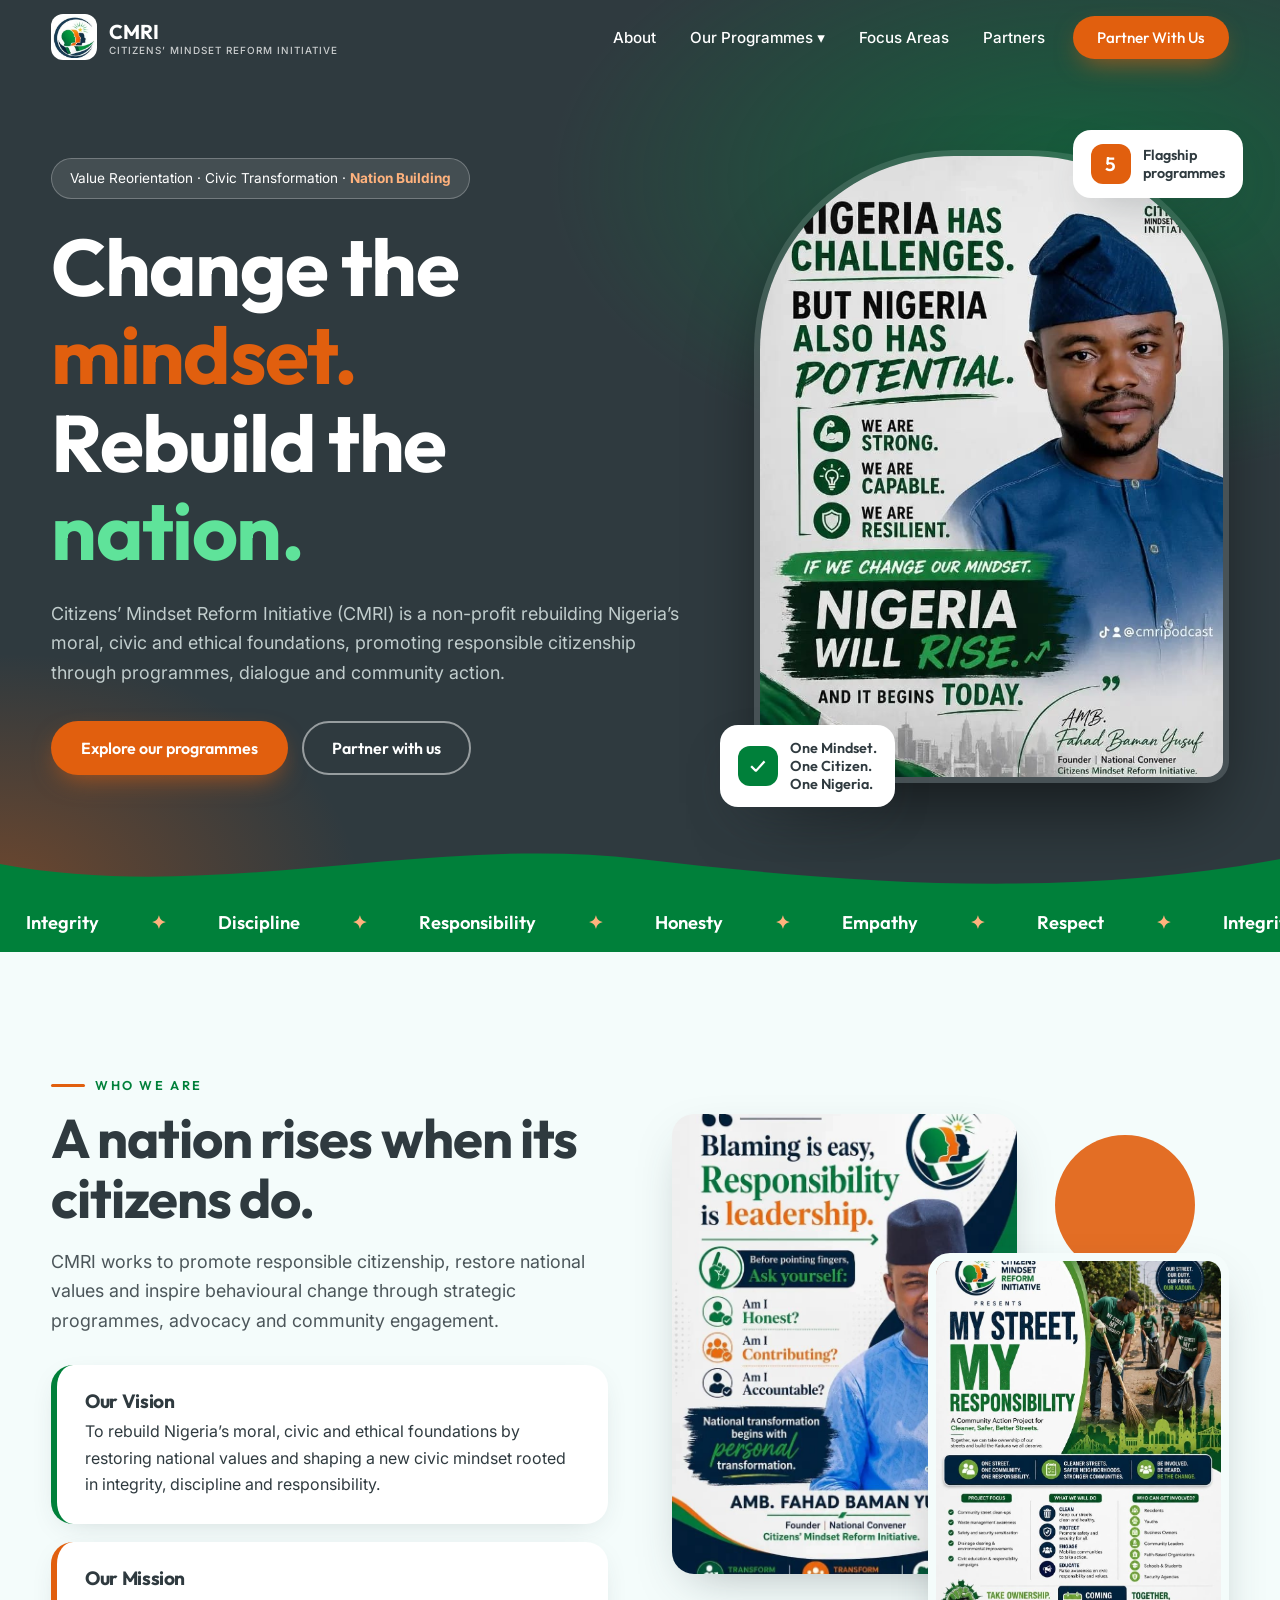
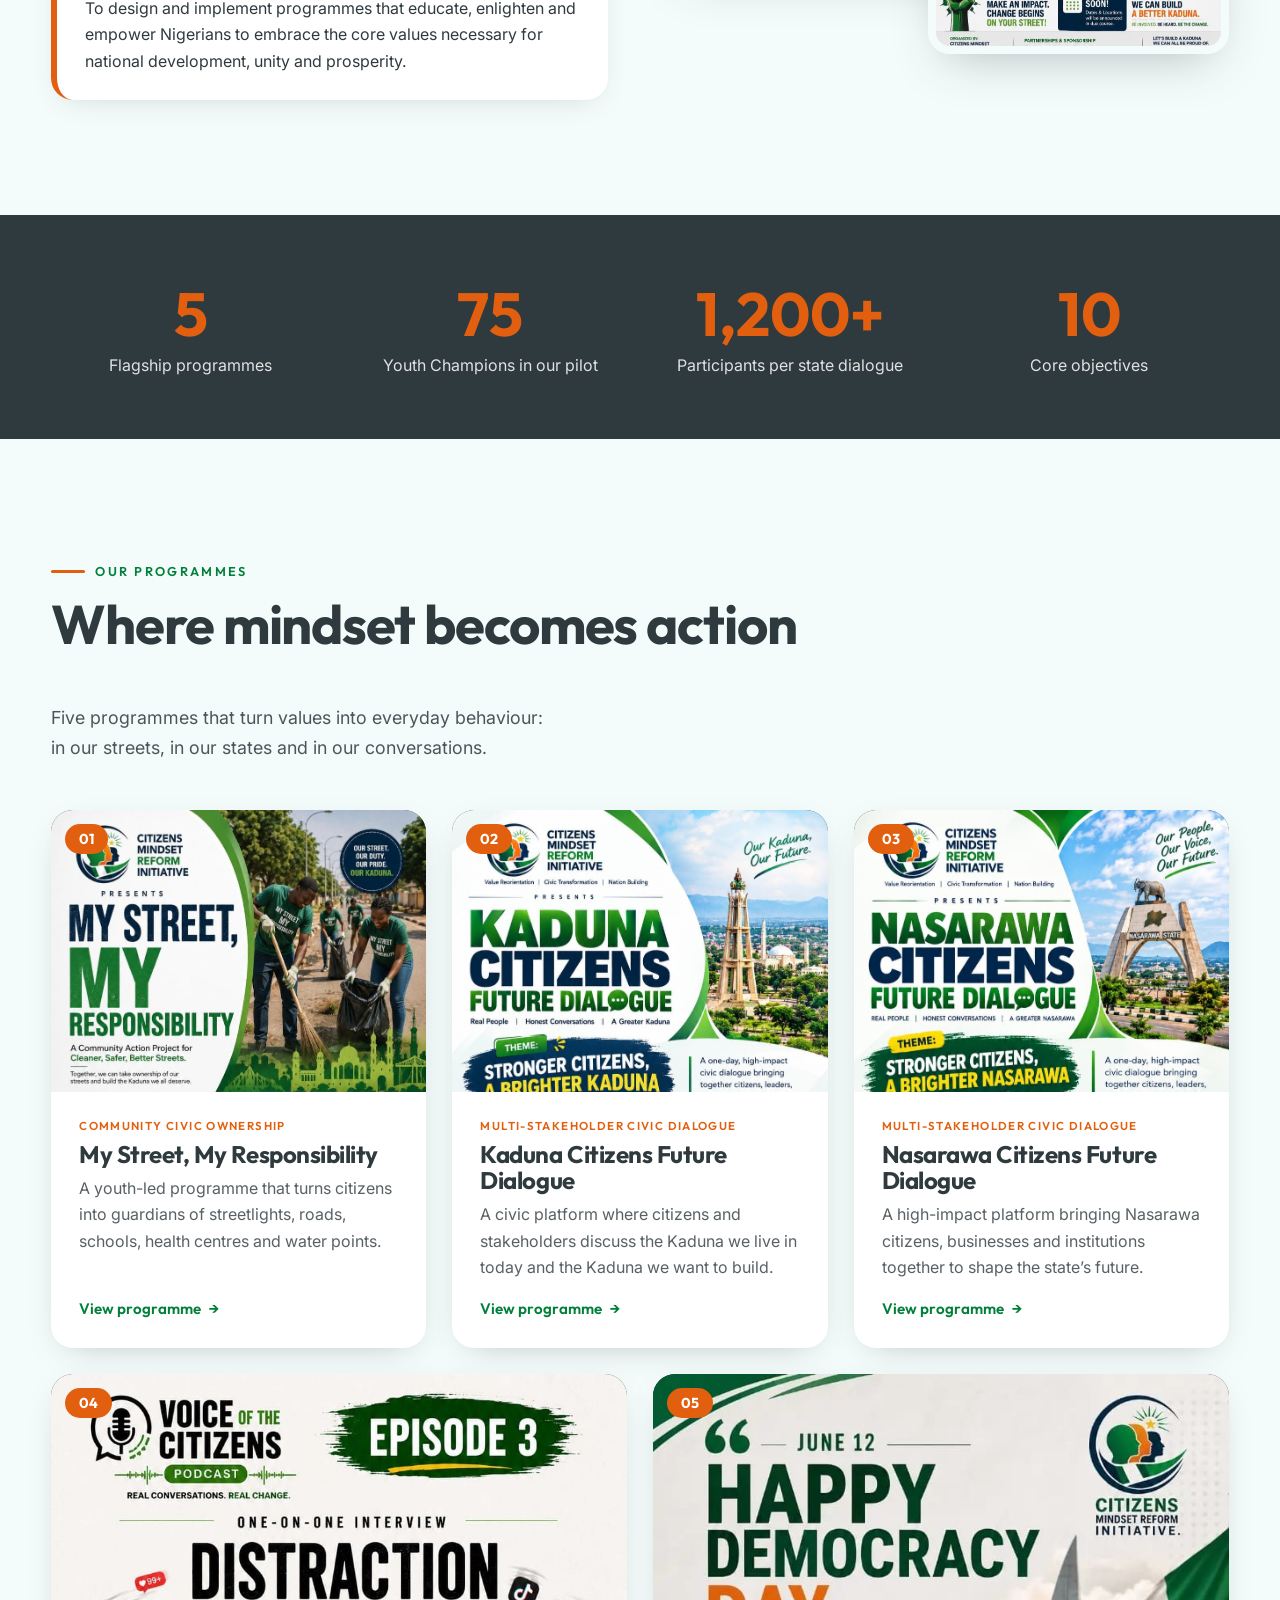
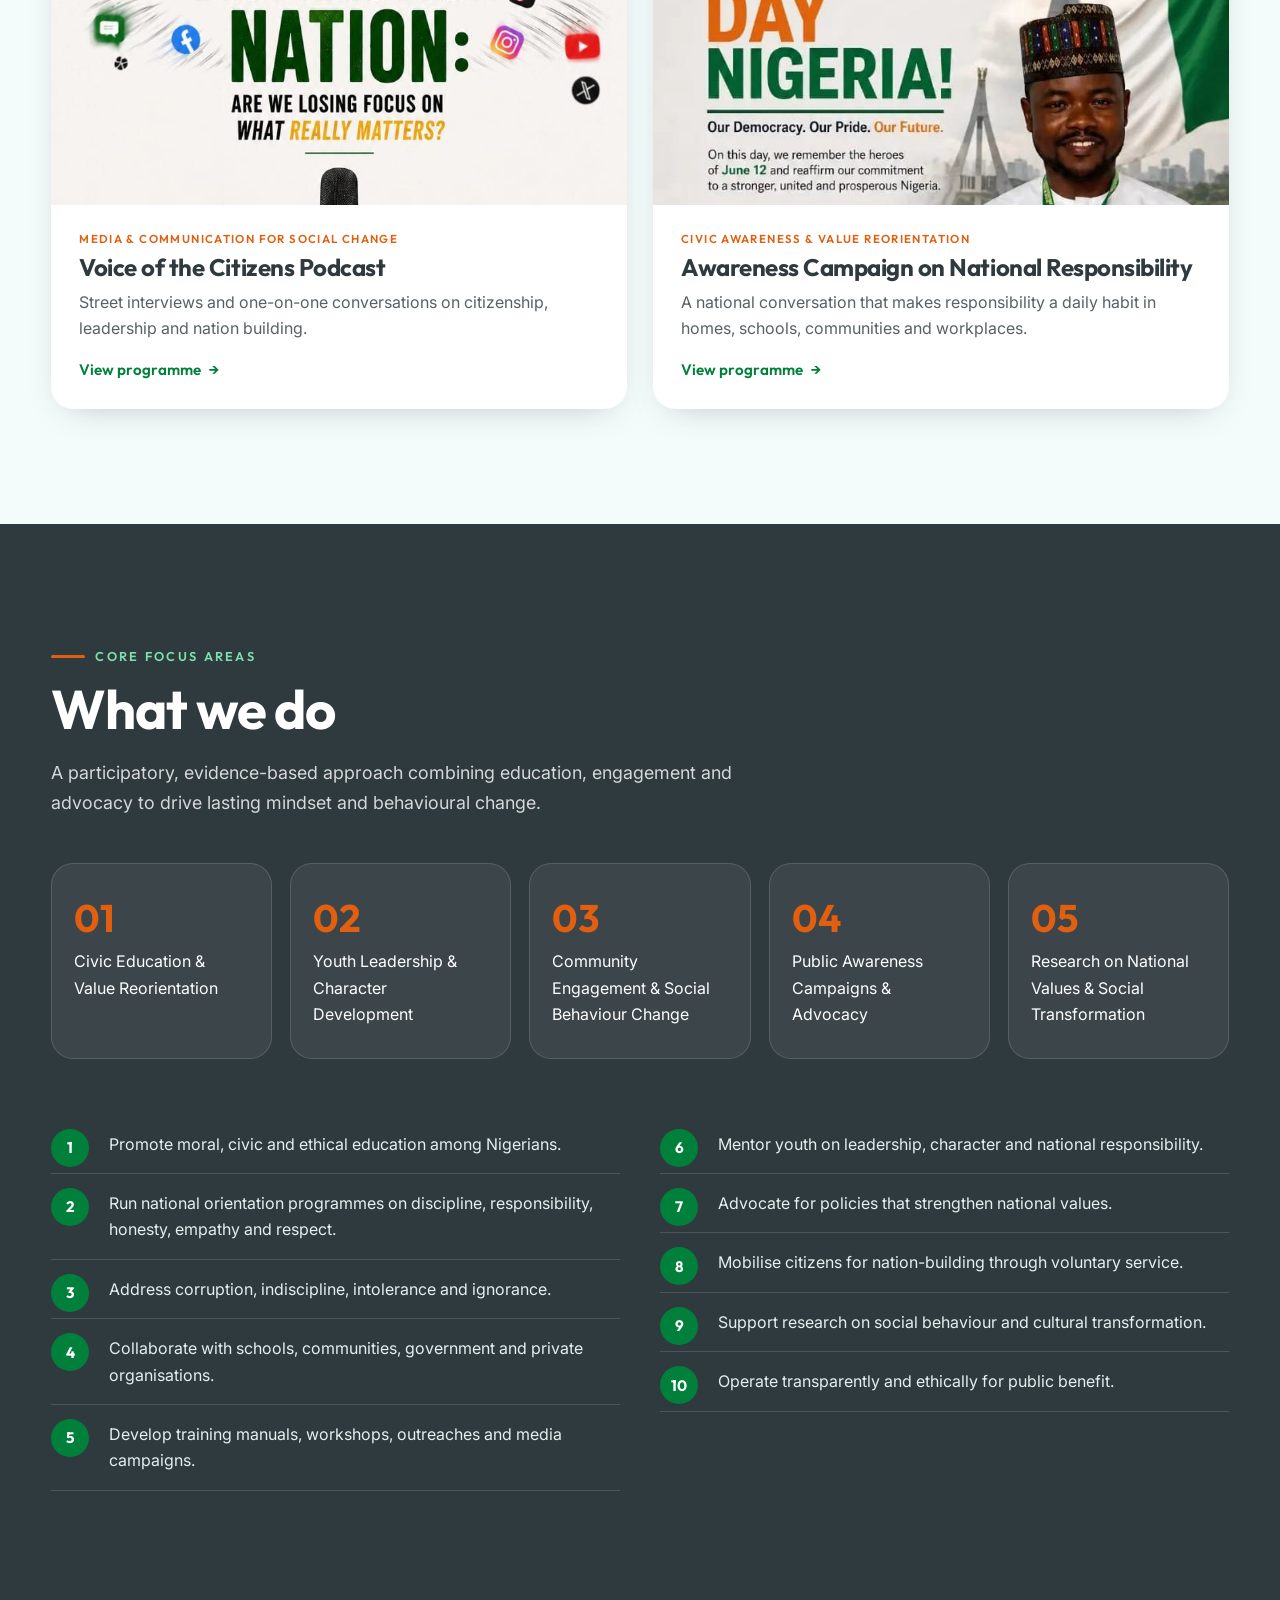
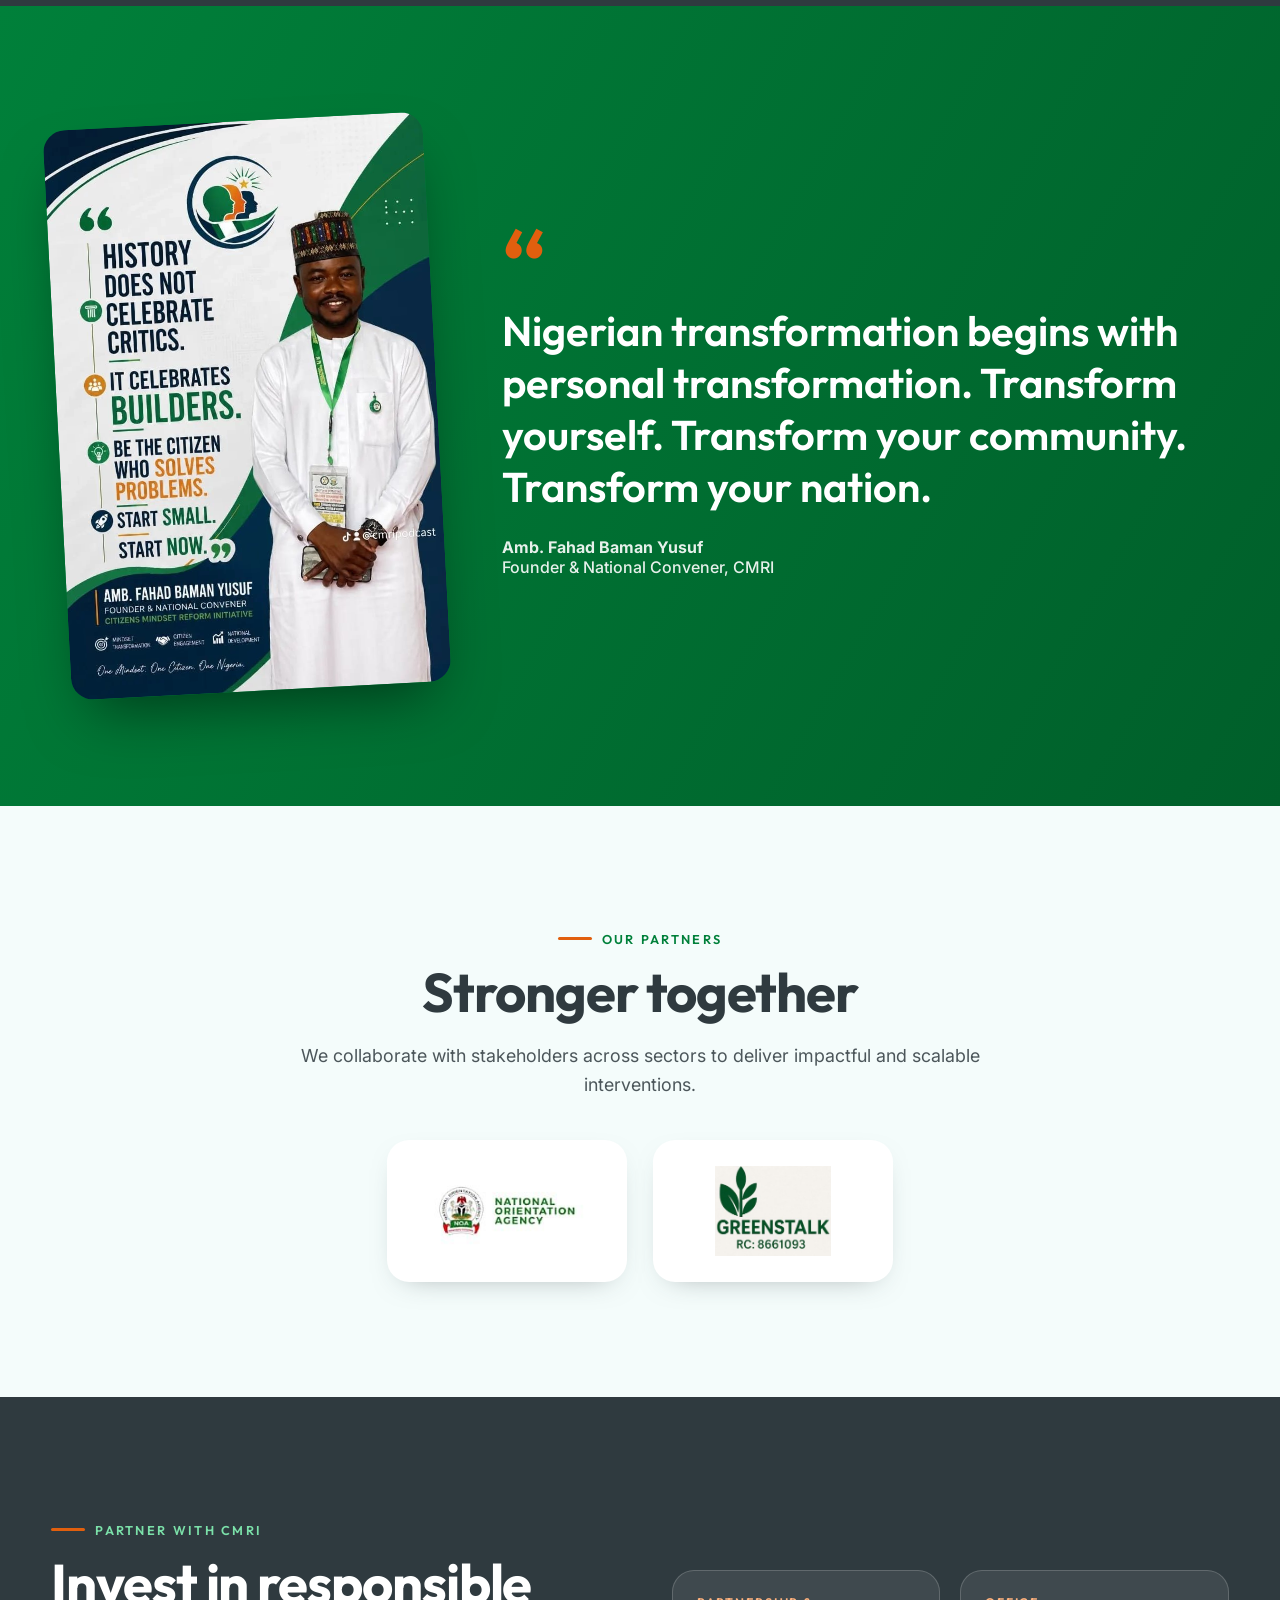
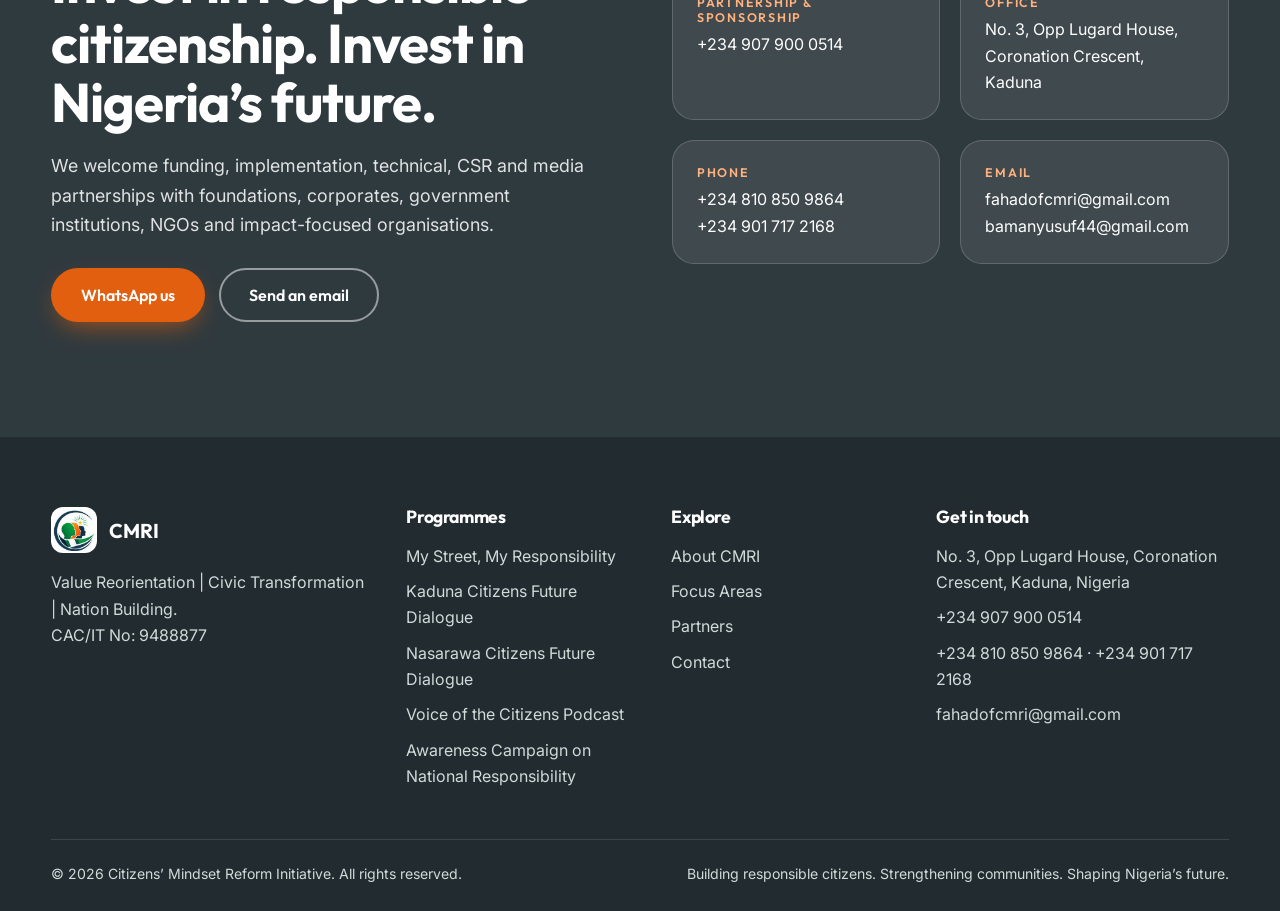
<file: index.html>
<!DOCTYPE html><html lang="en"><head><meta charset="utf-8"><meta name="viewport" content="width=device-width,initial-scale=1"><title>CMRI | Citizens’ Mindset Reform Initiative</title><meta name="description" content="CMRI rebuilds Nigeria’s moral, civic and ethical foundations through civic education, dialogue and community action."><meta name="theme-color" content="#2F3A3F"><link rel="icon" href="img/logo.jpg">
<link rel="preconnect" href="https://fonts.googleapis.com"><link rel="preconnect" href="https://fonts.gstatic.com" crossorigin><link href="https://fonts.googleapis.com/css2?family=Inter:wght@400;500;600&family=Outfit:wght@500;600;700&display=swap" rel="stylesheet"><link rel="stylesheet" href="style.css"></head><body><header><div class="wrap nav"><a class="brand" href="index.html"><img src="img/logo.jpg" alt="CMRI logo"><span>CMRI<small>Citizens’ Mindset Reform Initiative</small></span></a>
<button class="burger" aria-label="Menu"><span></span><span></span><span></span></button>
<ul class="menu"><li><a href="index.html#about">About</a></li><li class="dd"><a href="index.html#programmes">Our Programmes ▾</a><div><a href="programmes/my-street-my-responsibility.html">My Street, My Responsibility</a><a href="programmes/kaduna-citizens-future-dialogue.html">Kaduna Citizens Future Dialogue</a><a href="programmes/nasarawa-citizens-future-dialogue.html">Nasarawa Citizens Future Dialogue</a><a href="programmes/voice-of-the-citizens-podcast.html">Voice of the Citizens Podcast</a><a href="programmes/awareness-campaign-on-national-responsibility.html">Awareness Campaign on National Responsibility</a></div></li><li><a href="index.html#focus">Focus Areas</a></li><li><a href="index.html#partners">Partners</a></li><li><a class="btn btn-o" href="index.html#contact">Partner With Us</a></li></ul></div></header><section class="hero"><div class="wrap"><div><span class="pill">Value Reorientation · Civic Transformation · <b>Nation Building</b></span><h1>Change the <em>mindset.</em><br>Rebuild the <span>nation.</span></h1><p class="lead">Citizens’ Mindset Reform Initiative (CMRI) is a non-profit rebuilding Nigeria’s moral, civic and ethical foundations, promoting responsible citizenship through programmes, dialogue and community action.</p><div class="cta"><a class="btn btn-o" href="#programmes">Explore our programmes</a><a class="btn btn-l" href="#contact">Partner with us</a></div></div>
<div class="visual"><img class="main" src="img/aw-1.jpg" alt="If we change our mindset, Nigeria will rise"><div class="chip a"><i>✓</i>One Mindset.<br>One Citizen.<br>One Nigeria.</div><div class="chip b"><i>5</i>Flagship<br>programmes</div></div></div><svg class="wave" viewBox="0 0 1440 60" preserveAspectRatio="none"><path fill="#00803A" d="M0 30C240 70 480 0 720 25s480 40 720 0V60H0z"/></svg></section>
<div class="marq"><div><span>Integrity</span><span>Discipline</span><span>Responsibility</span><span>Honesty</span><span>Empathy</span><span>Respect</span><span>Integrity</span><span>Discipline</span><span>Responsibility</span><span>Honesty</span><span>Empathy</span><span>Respect</span><span>Integrity</span><span>Discipline</span><span>Responsibility</span><span>Honesty</span><span>Empathy</span><span>Respect</span><span>Integrity</span><span>Discipline</span><span>Responsibility</span><span>Honesty</span><span>Empathy</span><span>Respect</span></div></div>
<section id="about"><div class="wrap split"><div class="rv"><span class="eyebrow">Who we are</span><h2>A nation rises when its citizens do.</h2><p class="lead">CMRI works to promote responsible citizenship, restore national values and inspire behavioural change through strategic programmes, advocacy and community engagement.</p><div class="vm"><div><h3>Our Vision</h3>To rebuild Nigeria’s moral, civic and ethical foundations by restoring national values and shaping a new civic mindset rooted in integrity, discipline and responsibility.</div><div><h3>Our Mission</h3>To design and implement programmes that educate, enlighten and empower Nigerians to embrace the core values necessary for national development, unity and prosperity.</div></div></div>
<div class="rv collage"><img class="c1" src="img/aw-4.jpg" alt="Blaming is easy, responsibility is leadership"><img class="c2" src="img/msmr-flyer.jpg" alt="My Street, My Responsibility"></div></div></section>
<div class="stats"><div class="wrap"><div><b data-n="5">0</b><span>Flagship programmes</span></div><div><b data-n="75">0</b><span>Youth Champions in our pilot</span></div><div><b data-n="1200" data-s="+">0</b><span>Participants per state dialogue</span></div><div><b data-n="10">0</b><span>Core objectives</span></div></div></div>
<section class="progs" id="programmes"><div class="wrap"><div class="head rv"><div><span class="eyebrow">Our Programmes</span><h2>Where mindset becomes action</h2></div><p class="lead" style="max-width:46ch">Five programmes that turn values into everyday behaviour: in our streets, in our states and in our conversations.</p></div><div class="grid"><a class="card rv" href="programmes/my-street-my-responsibility.html"><div class="im"><img src="img/msmr-flyer.jpg" alt="My Street, My Responsibility" loading="lazy"><span class="num">01</span></div><div class="tx"><div class="tag">Community Civic Ownership</div><h3>My Street, My Responsibility</h3><p>A youth-led programme that turns citizens into guardians of streetlights, roads, schools, health centres and water points.</p><span class="more">View programme</span></div></a><a class="card rv" href="programmes/kaduna-citizens-future-dialogue.html"><div class="im"><img src="img/kcfd-flyer.jpg" alt="Kaduna Citizens Future Dialogue 2026" loading="lazy"><span class="num">02</span></div><div class="tx"><div class="tag">Multi-Stakeholder Civic Dialogue</div><h3>Kaduna Citizens Future Dialogue</h3><p>A civic platform where citizens and stakeholders discuss the Kaduna we live in today and the Kaduna we want to build.</p><span class="more">View programme</span></div></a><a class="card rv" href="programmes/nasarawa-citizens-future-dialogue.html"><div class="im"><img src="img/ncfd-flyer.jpg" alt="Nasarawa Citizens Future Dialogue 2026" loading="lazy"><span class="num">03</span></div><div class="tx"><div class="tag">Multi-Stakeholder Civic Dialogue</div><h3>Nasarawa Citizens Future Dialogue</h3><p>A high-impact platform bringing Nasarawa citizens, businesses and institutions together to shape the state’s future.</p><span class="more">View programme</span></div></a><a class="card rv" href="programmes/voice-of-the-citizens-podcast.html"><div class="im"><img src="img/pod-ep3.jpg" alt="Voice of the Citizens Podcast" loading="lazy"><span class="num">04</span></div><div class="tx"><div class="tag">Media & Communication for Social Change</div><h3>Voice of the Citizens Podcast</h3><p>Street interviews and one-on-one conversations on citizenship, leadership and nation building.</p><span class="more">View programme</span></div></a><a class="card rv" href="programmes/awareness-campaign-on-national-responsibility.html"><div class="im"><img src="img/aw-2.jpg" alt="Awareness Campaign on National Responsibility" loading="lazy"><span class="num">05</span></div><div class="tx"><div class="tag">Civic Awareness & Value Reorientation</div><h3>Awareness Campaign on National Responsibility</h3><p>A national conversation that makes responsibility a daily habit in homes, schools, communities and workplaces.</p><span class="more">View programme</span></div></a></div></div></section>
<section class="dark" id="focus"><div class="wrap"><span class="eyebrow">Core focus areas</span><h2>What we do</h2><p class="lead" style="opacity:.8">A participatory, evidence-based approach combining education, engagement and advocacy to drive lasting mindset and behavioural change.</p><div class="focus"><div class="rv"><b>01</b>Civic Education & Value Reorientation</div><div class="rv"><b>02</b>Youth Leadership & Character Development</div><div class="rv"><b>03</b>Community Engagement & Social Behaviour Change</div><div class="rv"><b>04</b>Public Awareness Campaigns & Advocacy</div><div class="rv"><b>05</b>Research on National Values & Social Transformation</div></div>
<ul class="obj" style="color:#e4efee;margin-top:56px"><li style='border-color:rgba(255,255,255,.14)'>Promote moral, civic and ethical education among Nigerians.</li><li style='border-color:rgba(255,255,255,.14)'>Run national orientation programmes on discipline, responsibility, honesty, empathy and respect.</li><li style='border-color:rgba(255,255,255,.14)'>Address corruption, indiscipline, intolerance and ignorance.</li><li style='border-color:rgba(255,255,255,.14)'>Collaborate with schools, communities, government and private organisations.</li><li style='border-color:rgba(255,255,255,.14)'>Develop training manuals, workshops, outreaches and media campaigns.</li><li style='border-color:rgba(255,255,255,.14)'>Mentor youth on leadership, character and national responsibility.</li><li style='border-color:rgba(255,255,255,.14)'>Advocate for policies that strengthen national values.</li><li style='border-color:rgba(255,255,255,.14)'>Mobilise citizens for nation-building through voluntary service.</li><li style='border-color:rgba(255,255,255,.14)'>Support research on social behaviour and cultural transformation.</li><li style='border-color:rgba(255,255,255,.14)'>Operate transparently and ethically for public benefit.</li></ul></div></section>
<section class="quote"><div class="wrap"><img src="img/aw-3.jpg" alt="Amb. Fahad Baman Yusuf"><div class="rv"><blockquote>Nigerian transformation begins with personal transformation. Transform yourself. Transform your community. Transform your nation.</blockquote><cite><b>Amb. Fahad Baman Yusuf</b><br>Founder &amp; National Convener, CMRI</cite></div></div></section>
<section id="partners"><div class="wrap center"><span class="eyebrow">Our partners</span><h2>Stronger together</h2><p class="lead">We collaborate with stakeholders across sectors to deliver impactful and scalable interventions.</p><div class="partners"><div><img src="img/partner-noa.jpg" alt="National Orientation Agency"></div><div><img src="img/partner-greenstalk.jpg" alt="Greenstalk"></div></div></div></section>
<section class="dark" id="contact"><div class="wrap split"><div><span class="eyebrow">Partner with CMRI</span><h2>Invest in responsible citizenship. Invest in Nigeria’s future.</h2><p class="lead" style="opacity:.85">We welcome funding, implementation, technical, CSR and media partnerships with foundations, corporates, government institutions, NGOs and impact-focused organisations.</p><div class="cta" style="margin-top:28px"><a class="btn btn-o" href="https://wa.me/2349079000514">WhatsApp us</a><a class="btn btn-l" href="mailto:fahadofcmri@gmail.com">Send an email</a></div></div><div class="contact" style="margin:0"><div><b>Partnership &amp; sponsorship</b>+234 907 900 0514</div><div><b>Office</b>No. 3, Opp Lugard House, Coronation Crescent, Kaduna</div><div><b>Phone</b>+234 810 850 9864<br>+234 901 717 2168</div><div><b>Email</b>fahadofcmri@gmail.com<br>bamanyusuf44@gmail.com</div></div></div></section><footer><div class="wrap"><div class="g"><div><a class="brand" href="index.html"><img src="img/logo.jpg" alt=""><span>CMRI</span></a><p style="margin-top:16px">Value Reorientation | Civic Transformation | Nation Building.<br>CAC/IT No: 9488877</p></div>
<div><h4>Programmes</h4><ul><li><a href="programmes/my-street-my-responsibility.html">My Street, My Responsibility</a></li><li><a href="programmes/kaduna-citizens-future-dialogue.html">Kaduna Citizens Future Dialogue</a></li><li><a href="programmes/nasarawa-citizens-future-dialogue.html">Nasarawa Citizens Future Dialogue</a></li><li><a href="programmes/voice-of-the-citizens-podcast.html">Voice of the Citizens Podcast</a></li><li><a href="programmes/awareness-campaign-on-national-responsibility.html">Awareness Campaign on National Responsibility</a></li></ul></div>
<div><h4>Explore</h4><ul><li><a href="index.html#about">About CMRI</a></li><li><a href="index.html#focus">Focus Areas</a></li><li><a href="index.html#partners">Partners</a></li><li><a href="index.html#contact">Contact</a></li></ul></div>
<div><h4>Get in touch</h4><ul><li>No. 3, Opp Lugard House, Coronation Crescent, Kaduna, Nigeria</li><li><a href="tel:+2349079000514">+234 907 900 0514</a></li><li><a href="tel:+2348108509864">+234 810 850 9864</a> · <a href="tel:+2349017172168">+234 901 717 2168</a></li><li><a href="mailto:fahadofcmri@gmail.com">fahadofcmri@gmail.com</a></li></ul></div></div>
<div class="copy"><span>© 2026 Citizens’ Mindset Reform Initiative. All rights reserved.</span><span>Building responsible citizens. Strengthening communities. Shaping Nigeria’s future.</span></div></div></footer><script src="main.js"></script></body></html>
</file>
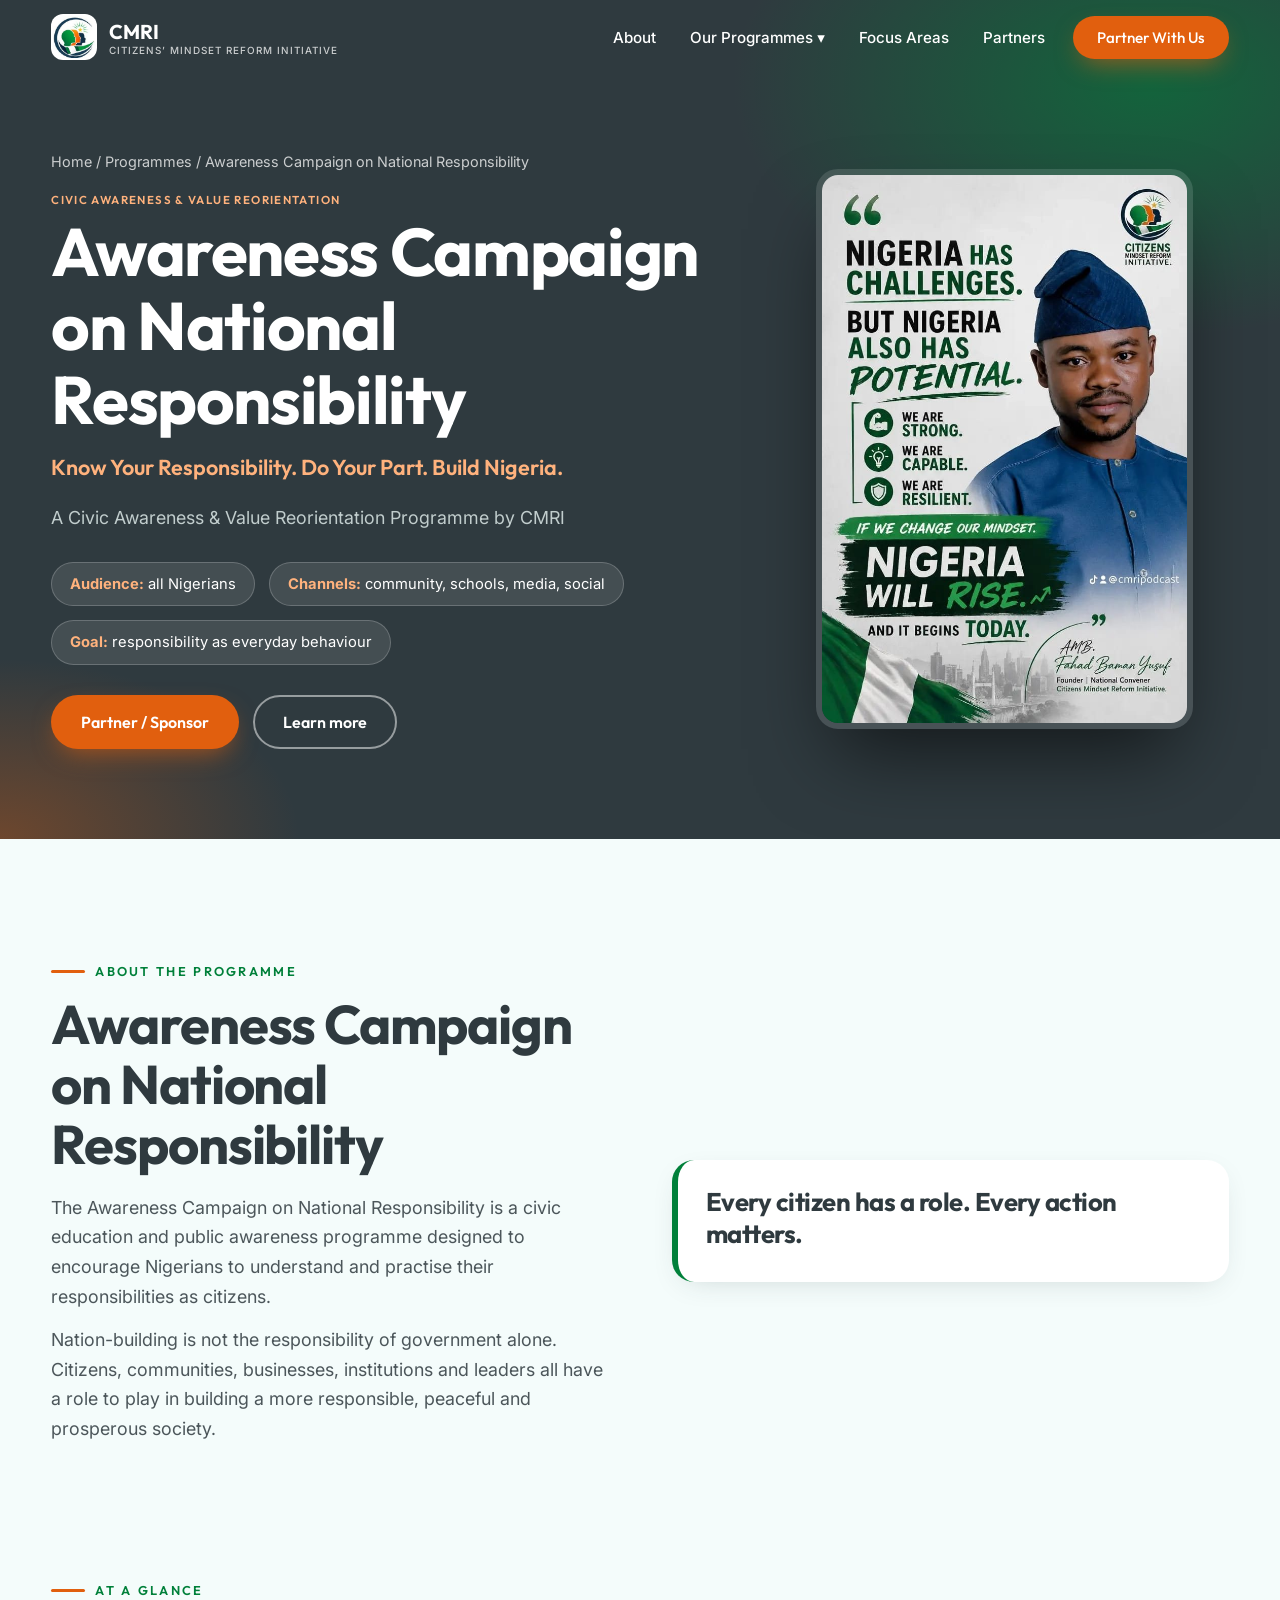
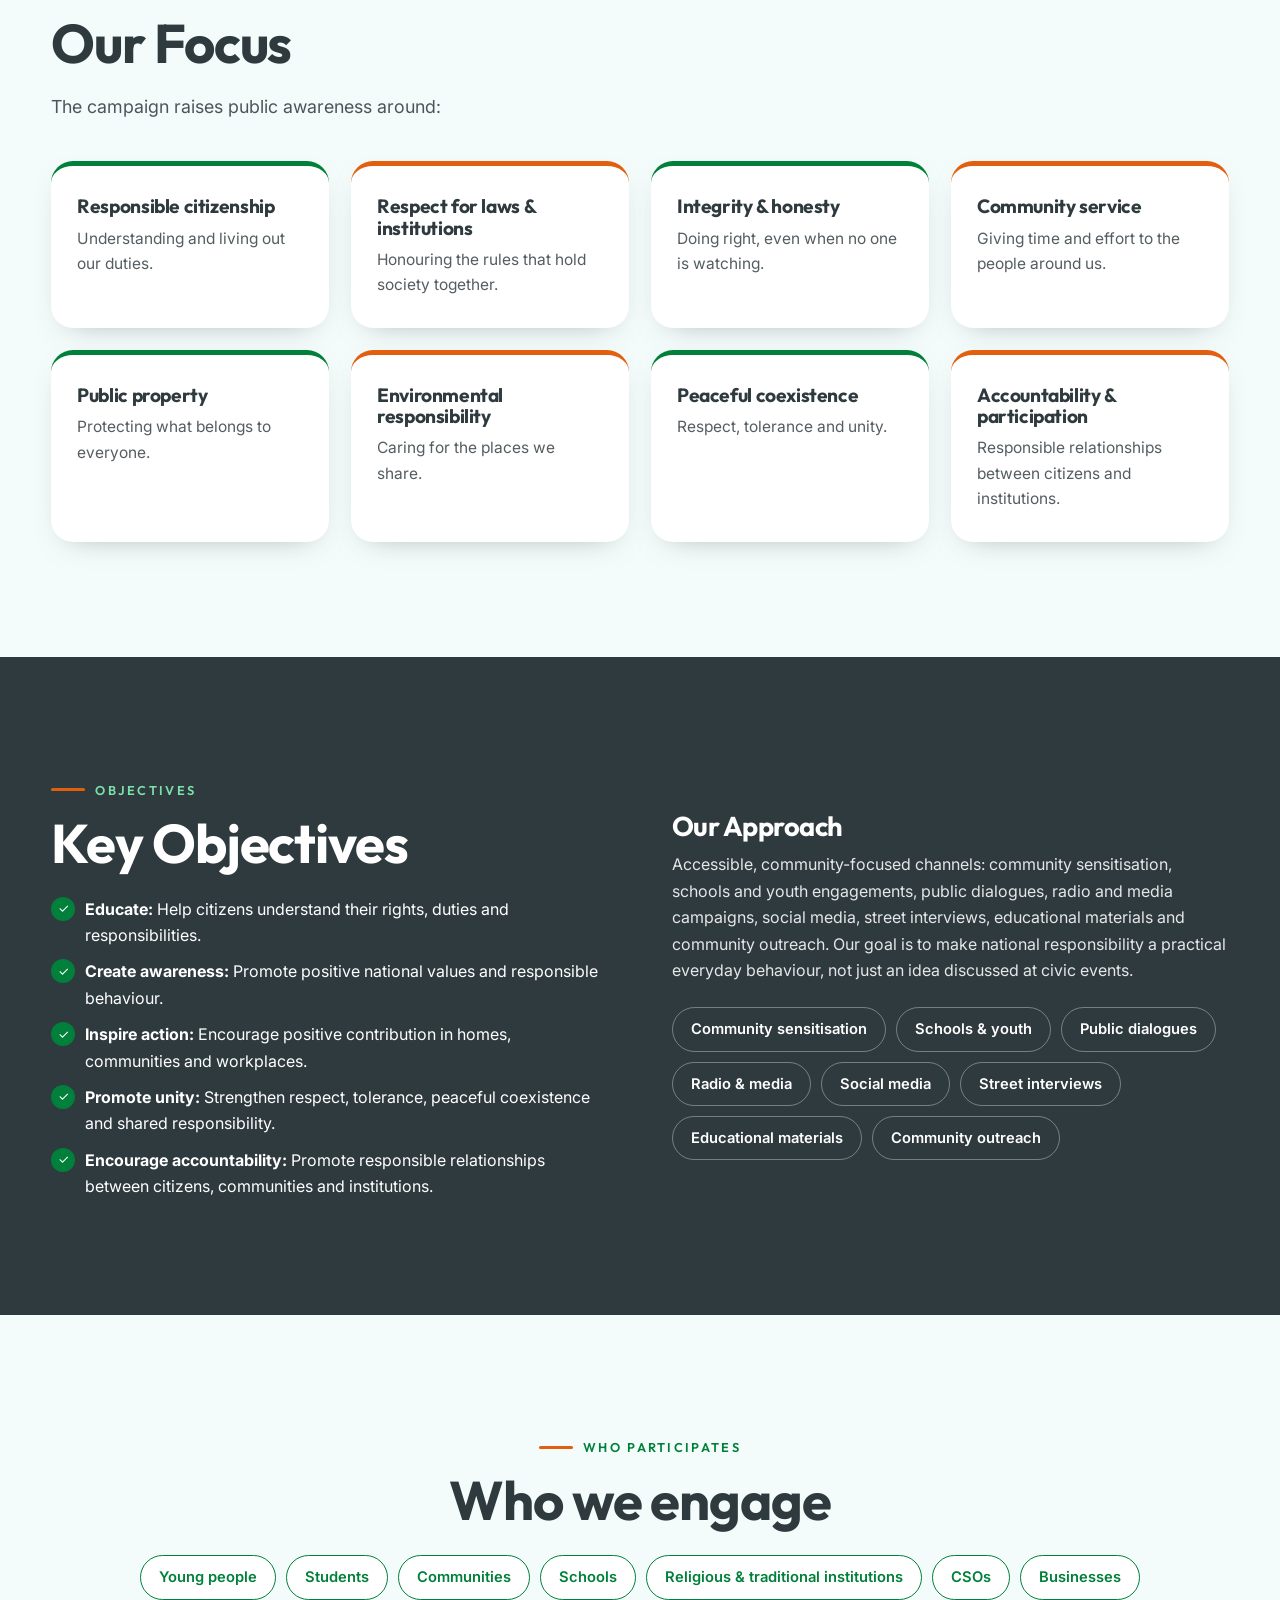
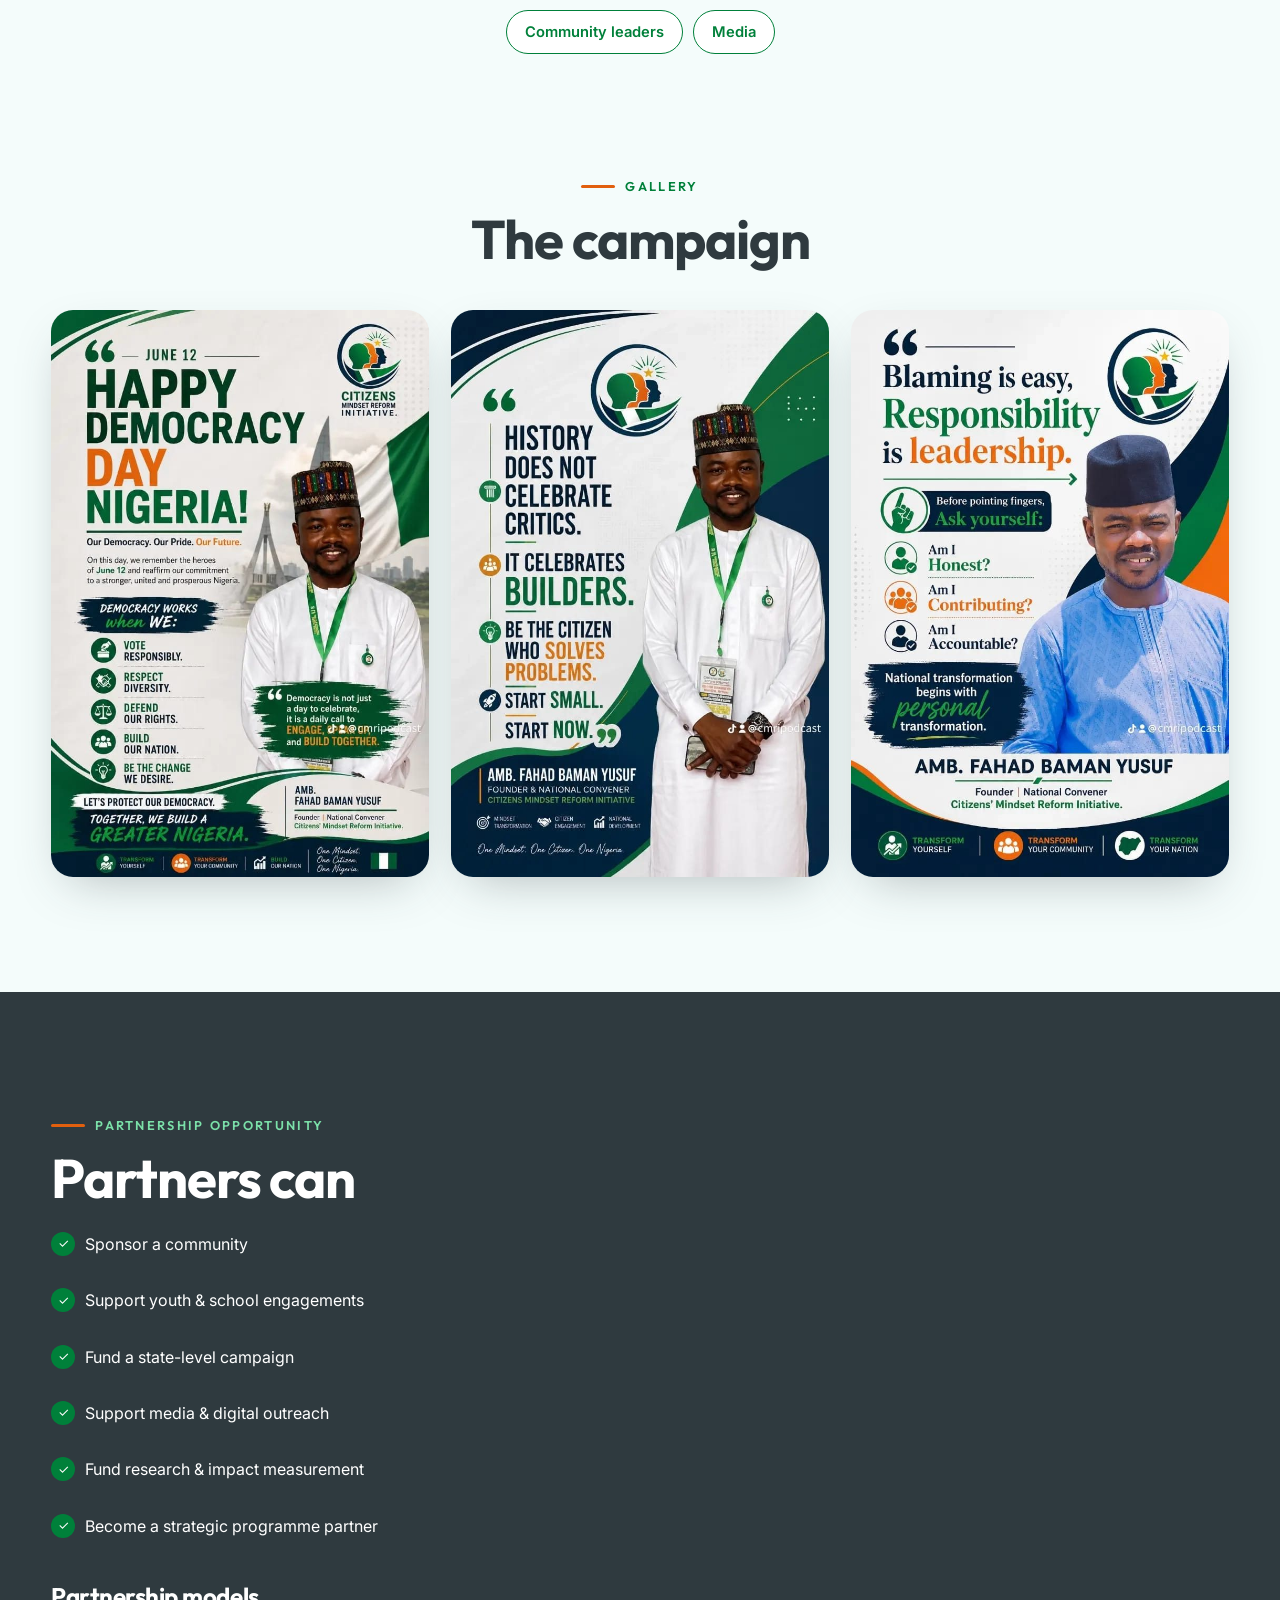
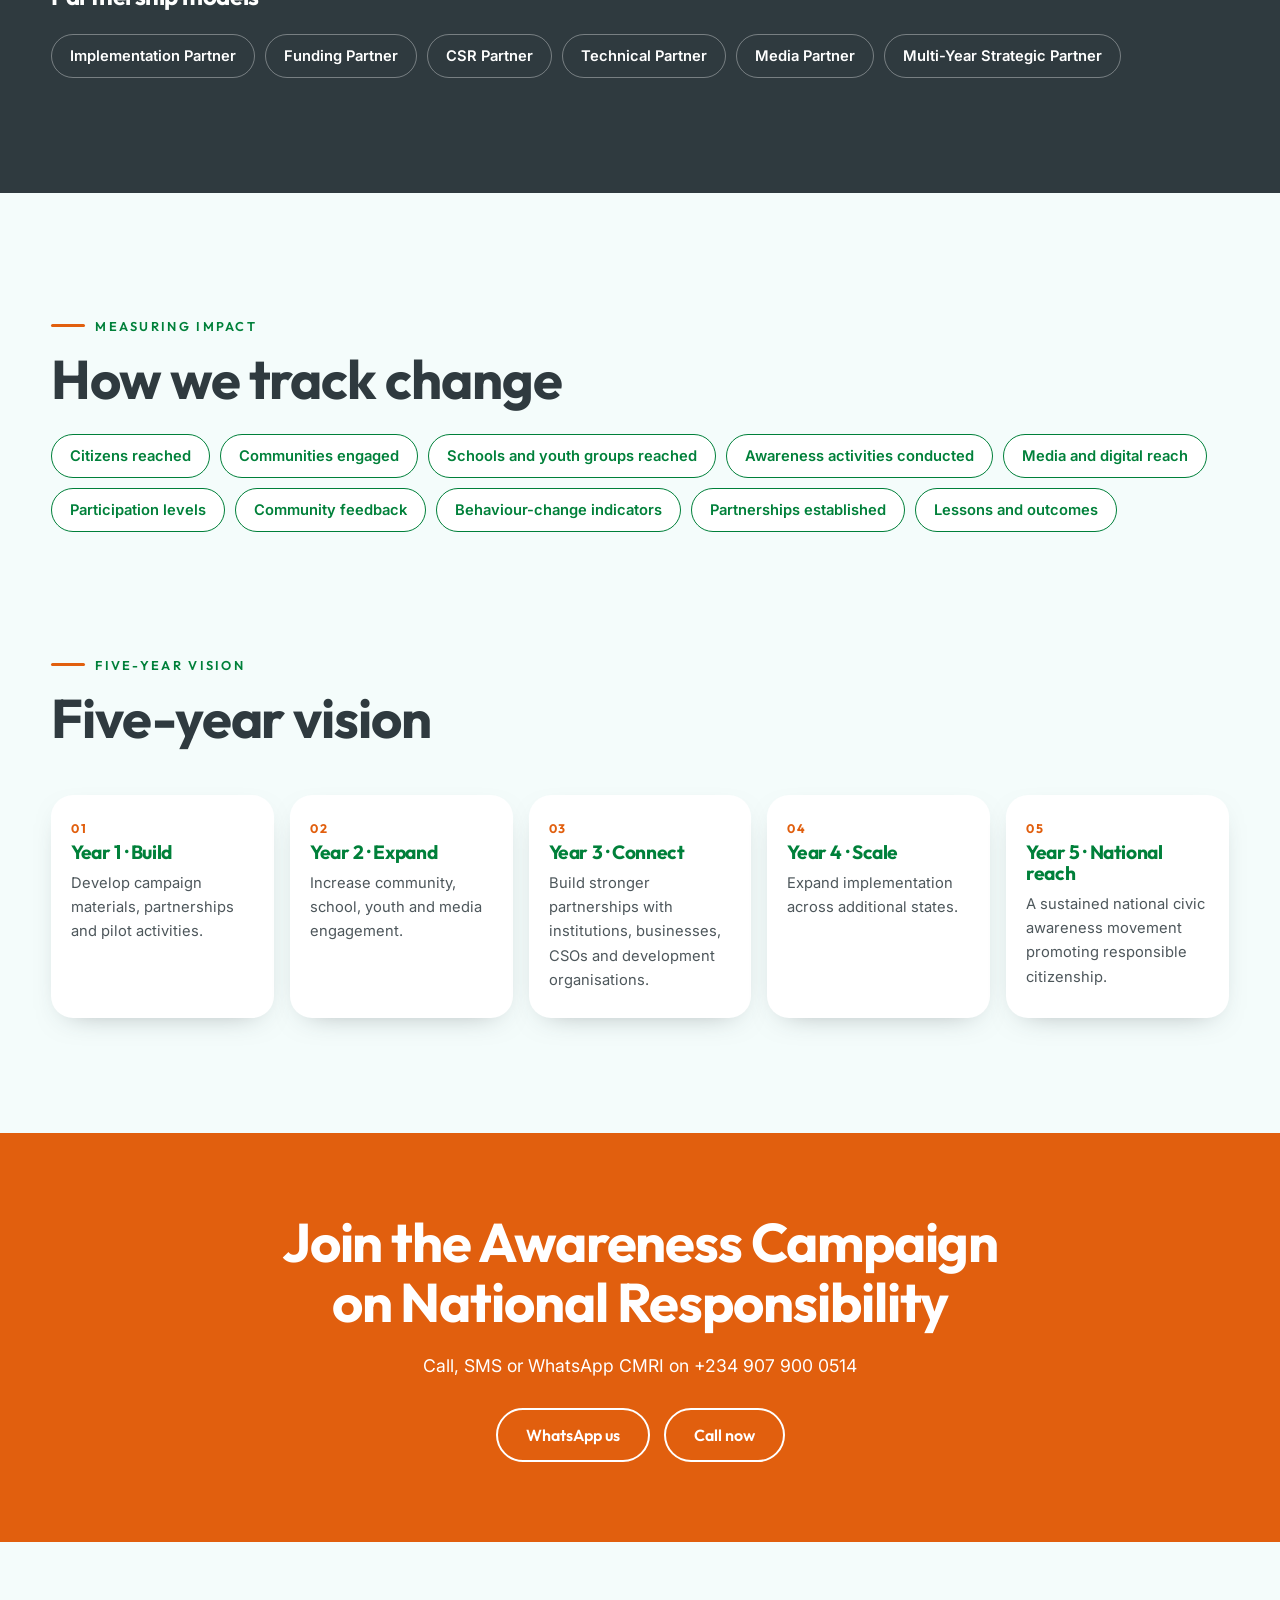
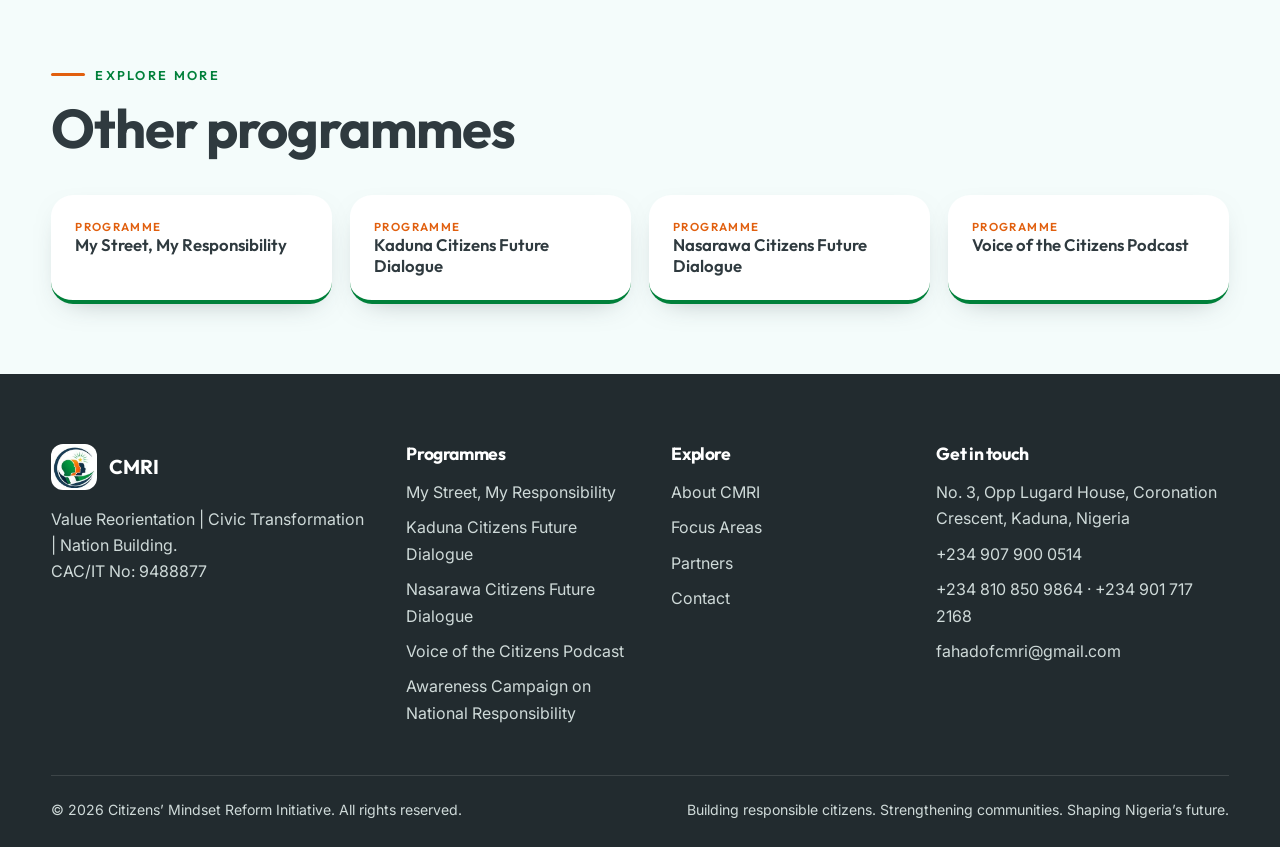
<file: programmes/awareness-campaign-on-national-responsibility.html>
<!DOCTYPE html><html lang="en"><head><meta charset="utf-8"><meta name="viewport" content="width=device-width,initial-scale=1"><title>Awareness Campaign on National Responsibility | CMRI</title><meta name="description" content="A national conversation that makes responsibility a daily habit in homes, schools, communities and workplaces."><meta name="theme-color" content="#2F3A3F"><link rel="icon" href="../img/logo.jpg">
<link rel="preconnect" href="https://fonts.googleapis.com"><link rel="preconnect" href="https://fonts.gstatic.com" crossorigin><link href="https://fonts.googleapis.com/css2?family=Inter:wght@400;500;600&family=Outfit:wght@500;600;700&display=swap" rel="stylesheet"><link rel="stylesheet" href="../style.css"></head><body><header><div class="wrap nav"><a class="brand" href="../index.html"><img src="../img/logo.jpg" alt="CMRI logo"><span>CMRI<small>Citizens’ Mindset Reform Initiative</small></span></a>
<button class="burger" aria-label="Menu"><span></span><span></span><span></span></button>
<ul class="menu"><li><a href="../index.html#about">About</a></li><li class="dd"><a href="../index.html#programmes">Our Programmes ▾</a><div><a href="../programmes/my-street-my-responsibility.html">My Street, My Responsibility</a><a href="../programmes/kaduna-citizens-future-dialogue.html">Kaduna Citizens Future Dialogue</a><a href="../programmes/nasarawa-citizens-future-dialogue.html">Nasarawa Citizens Future Dialogue</a><a href="../programmes/voice-of-the-citizens-podcast.html">Voice of the Citizens Podcast</a><a href="../programmes/awareness-campaign-on-national-responsibility.html">Awareness Campaign on National Responsibility</a></div></li><li><a href="../index.html#focus">Focus Areas</a></li><li><a href="../index.html#partners">Partners</a></li><li><a class="btn btn-o" href="../index.html#contact">Partner With Us</a></li></ul></div></header><div class="ph"><div class="wrap"><div><div class="crumb"><a href="../index.html">Home</a> / <a href="../index.html#programmes">Programmes</a> / Awareness Campaign on National Responsibility</div><div class="tag" style="color:#ffb27d">Civic Awareness & Value Reorientation</div><h1>Awareness Campaign on National Responsibility</h1><div class="tl">Know Your Responsibility. Do Your Part. Build Nigeria.</div><p class="lead">A Civic Awareness & Value Reorientation Programme by CMRI</p><div class="facts"><span><b>Audience:</b> all Nigerians</span><span><b>Channels:</b> community, schools, media, social</span><span><b>Goal:</b> responsibility as everyday behaviour</span></div><div class="cta"><a class="btn btn-o" href="#partner">Partner / Sponsor</a><a class="btn btn-l" href="#more">Learn more</a></div></div><img src="../img/aw-1.jpg" alt="Awareness Campaign on National Responsibility"></div></div><section id="more"><div class="wrap split"><div class="rv"><span class="eyebrow">About the programme</span><h2>Awareness Campaign on National Responsibility</h2><p class=lead style=margin-bottom:14px>The Awareness Campaign on National Responsibility is a civic education and public awareness programme designed to encourage Nigerians to understand and practise their responsibilities as citizens.</p><p class=lead style=margin-bottom:14px>Nation-building is not the responsibility of government alone. Citizens, communities, businesses, institutions and leaders all have a role to play in building a more responsible, peaceful and prosperous society.</p></div><div class="rv vm"><div><h3 style="font-size:1.6rem;line-height:1.25">Every citizen has a role. Every action matters.</h3></div></div></div></section><section style="padding-top:0"><div class="wrap"><span class="eyebrow">At a glance</span><h2>Our Focus</h2><p class="lead">The campaign raises public awareness around:</p><div class="cards"><div class=rv><h3>Responsible citizenship</h3><p>Understanding and living out our duties.</p></div><div class=rv><h3>Respect for laws & institutions</h3><p>Honouring the rules that hold society together.</p></div><div class=rv><h3>Integrity & honesty</h3><p>Doing right, even when no one is watching.</p></div><div class=rv><h3>Community service</h3><p>Giving time and effort to the people around us.</p></div><div class=rv><h3>Public property</h3><p>Protecting what belongs to everyone.</p></div><div class=rv><h3>Environmental responsibility</h3><p>Caring for the places we share.</p></div><div class=rv><h3>Peaceful coexistence</h3><p>Respect, tolerance and unity.</p></div><div class=rv><h3>Accountability & participation</h3><p>Responsible relationships between citizens and institutions.</p></div></div></div></section><section class="dark"><div class="wrap split"><div class="rv"><span class="eyebrow">Objectives</span><h2>Key Objectives</h2><ul class="list"><li><b>Educate:</b> Help citizens understand their rights, duties and responsibilities.</li><li><b>Create awareness:</b> Promote positive national values and responsible behaviour.</li><li><b>Inspire action:</b> Encourage positive contribution in homes, communities and workplaces.</li><li><b>Promote unity:</b> Strengthen respect, tolerance, peaceful coexistence and shared responsibility.</li><li><b>Encourage accountability:</b> Promote responsible relationships between citizens, communities and institutions.</li></ul></div><div class="rv"><h3 style="font-size:1.7rem;margin-bottom:10px">Our Approach</h3><p style="opacity:.88">Accessible, community-focused channels: community sensitisation, schools and youth engagements, public dialogues, radio and media campaigns, social media, street interviews, educational materials and community outreach. Our goal is to make national responsibility a practical everyday behaviour, not just an idea discussed at civic events.</p><div class=chips><span>Community sensitisation</span><span>Schools & youth</span><span>Public dialogues</span><span>Radio & media</span><span>Social media</span><span>Street interviews</span><span>Educational materials</span><span>Community outreach</span></div></div></div></section><section><div class="wrap center"><span class="eyebrow">Who participates</span><h2>Who we engage</h2><div class="chips" style="justify-content:center"><span>Young people</span><span>Students</span><span>Communities</span><span>Schools</span><span>Religious & traditional institutions</span><span>CSOs</span><span>Businesses</span><span>Community leaders</span><span>Media</span></div></div></section><section style="padding-top:0"><div class="wrap center"><span class="eyebrow">Gallery</span><h2>The campaign</h2><div class="gal"><img src=../img/aw-2.jpg alt="Awareness Campaign on National Responsibility" loading=lazy><img src=../img/aw-3.jpg alt="Awareness Campaign on National Responsibility" loading=lazy><img src=../img/aw-4.jpg alt="Awareness Campaign on National Responsibility" loading=lazy></div></div></section><section class="dark" id="partner"><div class="wrap"><span class="eyebrow">Partnership opportunity</span><h2>Partners can</h2><ul class="list" style="columns:2;gap:30px"><li>Sponsor a community</li><li>Support youth & school engagements</li><li>Fund a state-level campaign</li><li>Support media & digital outreach</li><li>Fund research & impact measurement</li><li>Become a strategic programme partner</li></ul><h3 style="margin-top:44px;font-size:1.5rem">Partnership models</h3><div class="chips"><span>Implementation Partner</span><span>Funding Partner</span><span>CSR Partner</span><span>Technical Partner</span><span>Media Partner</span><span>Multi-Year Strategic Partner</span></div></div></section><section><div class="wrap"><span class="eyebrow">Measuring impact</span><h2>How we track change</h2><div class="chips"><span>Citizens reached</span><span>Communities engaged</span><span>Schools and youth groups reached</span><span>Awareness activities conducted</span><span>Media and digital reach</span><span>Participation levels</span><span>Community feedback</span><span>Behaviour-change indicators</span><span>Partnerships established</span><span>Lessons and outcomes</span></div></div></section><section style="padding-top:0"><div class="wrap"><span class="eyebrow">Five-year vision</span><h2>Five-year vision</h2><div class="tl2"><div class=rv><b>01</b><h3>Year 1 · Build</h3><p>Develop campaign materials, partnerships and pilot activities.</p></div><div class=rv><b>02</b><h3>Year 2 · Expand</h3><p>Increase community, school, youth and media engagement.</p></div><div class=rv><b>03</b><h3>Year 3 · Connect</h3><p>Build stronger partnerships with institutions, businesses, CSOs and development organisations.</p></div><div class=rv><b>04</b><h3>Year 4 · Scale</h3><p>Expand implementation across additional states.</p></div><div class=rv><b>05</b><h3>Year 5 · National reach</h3><p>A sustained national civic awareness movement promoting responsible citizenship.</p></div></div></div></section><div class="band"><div class="wrap rv"><h2>Join the Awareness Campaign on National Responsibility</h2><p style="margin-bottom:28px;font-size:1.1rem">Call, SMS or WhatsApp CMRI on +234 907 900 0514</p><div class="cta" style="justify-content:center"><a class="btn btn-d" href="https://wa.me/2349079000514">WhatsApp us</a><a class="btn btn-d" href="tel:+2349079000514">Call now</a></div></div></div><section style="padding-bottom:70px"><div class="wrap"><span class="eyebrow">Explore more</span><h2>Other programmes</h2><div class="nextp"><a href="my-street-my-responsibility.html"><small>Programme</small>My Street, My Responsibility</a><a href="kaduna-citizens-future-dialogue.html"><small>Programme</small>Kaduna Citizens Future Dialogue</a><a href="nasarawa-citizens-future-dialogue.html"><small>Programme</small>Nasarawa Citizens Future Dialogue</a><a href="voice-of-the-citizens-podcast.html"><small>Programme</small>Voice of the Citizens Podcast</a></div></div></section><footer><div class="wrap"><div class="g"><div><a class="brand" href="../index.html"><img src="../img/logo.jpg" alt=""><span>CMRI</span></a><p style="margin-top:16px">Value Reorientation | Civic Transformation | Nation Building.<br>CAC/IT No: 9488877</p></div>
<div><h4>Programmes</h4><ul><li><a href="../programmes/my-street-my-responsibility.html">My Street, My Responsibility</a></li><li><a href="../programmes/kaduna-citizens-future-dialogue.html">Kaduna Citizens Future Dialogue</a></li><li><a href="../programmes/nasarawa-citizens-future-dialogue.html">Nasarawa Citizens Future Dialogue</a></li><li><a href="../programmes/voice-of-the-citizens-podcast.html">Voice of the Citizens Podcast</a></li><li><a href="../programmes/awareness-campaign-on-national-responsibility.html">Awareness Campaign on National Responsibility</a></li></ul></div>
<div><h4>Explore</h4><ul><li><a href="../index.html#about">About CMRI</a></li><li><a href="../index.html#focus">Focus Areas</a></li><li><a href="../index.html#partners">Partners</a></li><li><a href="../index.html#contact">Contact</a></li></ul></div>
<div><h4>Get in touch</h4><ul><li>No. 3, Opp Lugard House, Coronation Crescent, Kaduna, Nigeria</li><li><a href="tel:+2349079000514">+234 907 900 0514</a></li><li><a href="tel:+2348108509864">+234 810 850 9864</a> · <a href="tel:+2349017172168">+234 901 717 2168</a></li><li><a href="mailto:fahadofcmri@gmail.com">fahadofcmri@gmail.com</a></li></ul></div></div>
<div class="copy"><span>© 2026 Citizens’ Mindset Reform Initiative. All rights reserved.</span><span>Building responsible citizens. Strengthening communities. Shaping Nigeria’s future.</span></div></div></footer><script src="../main.js"></script></body></html>
</file>
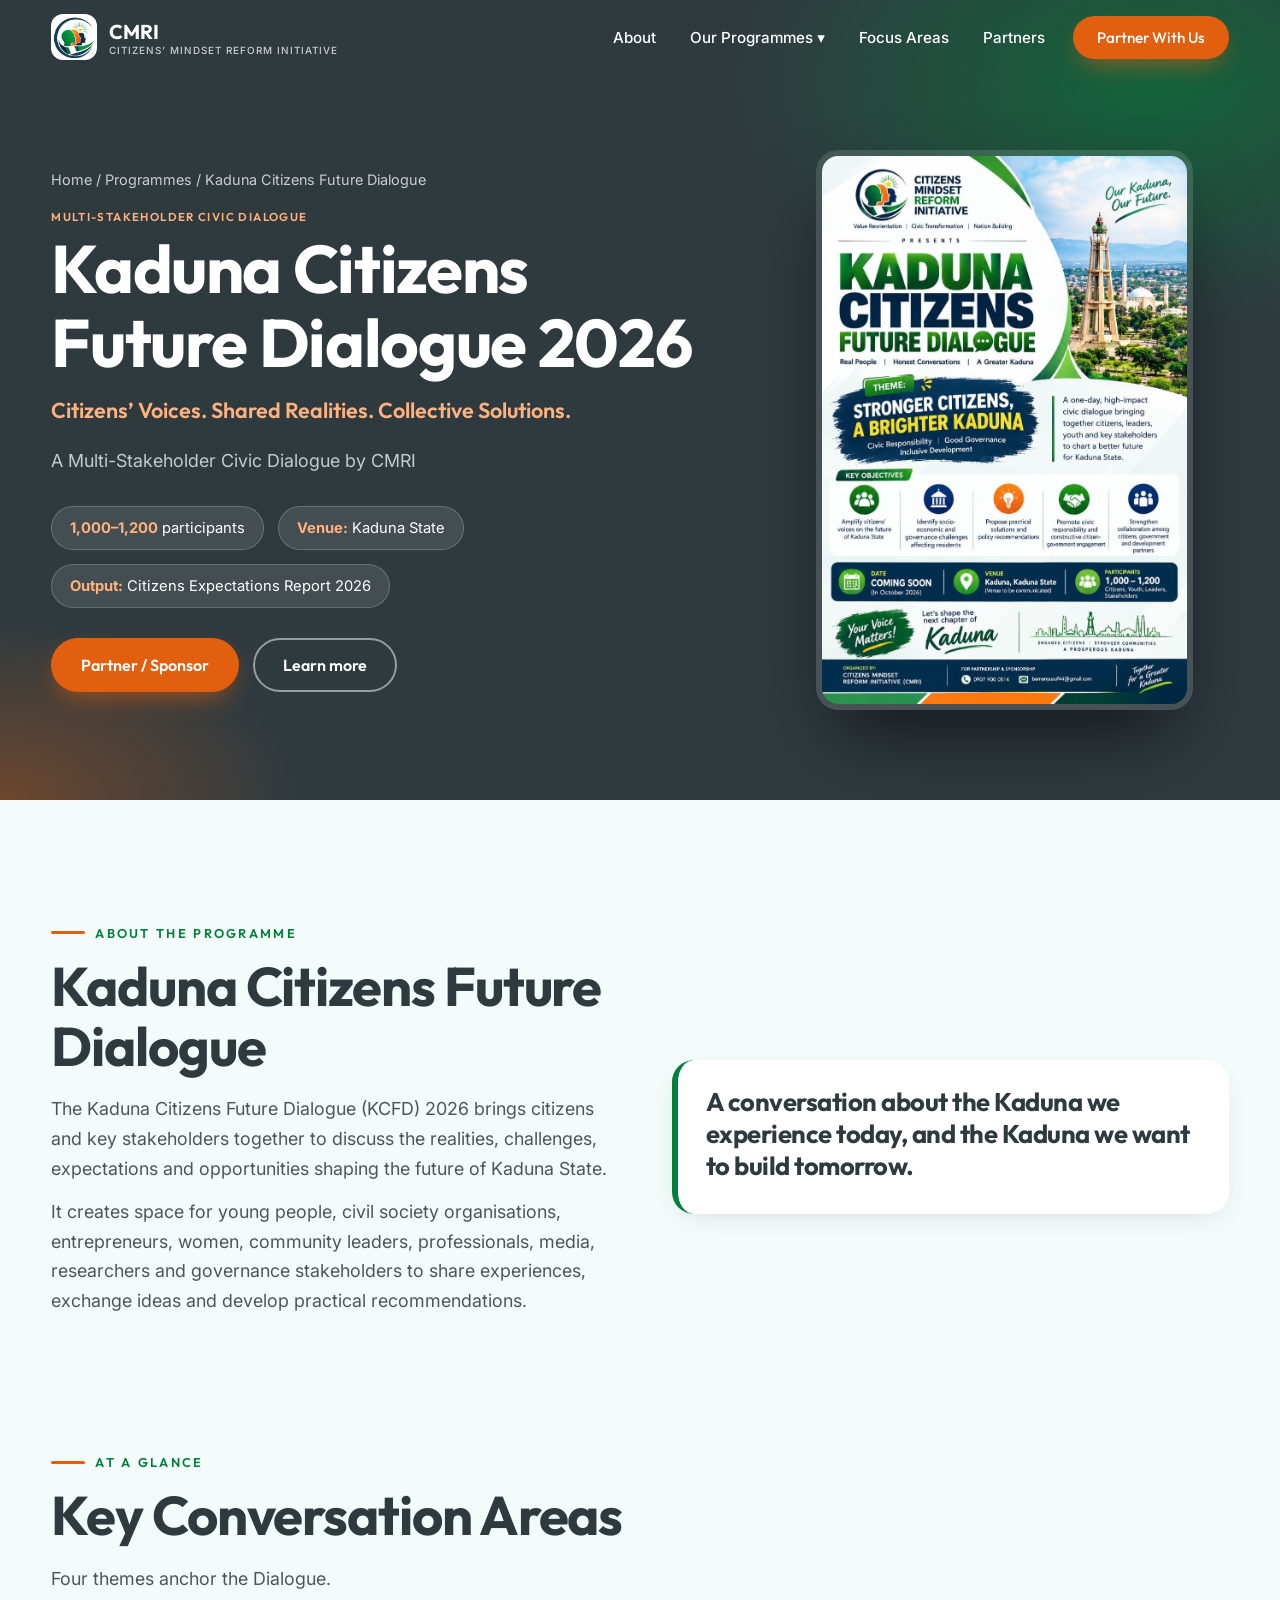
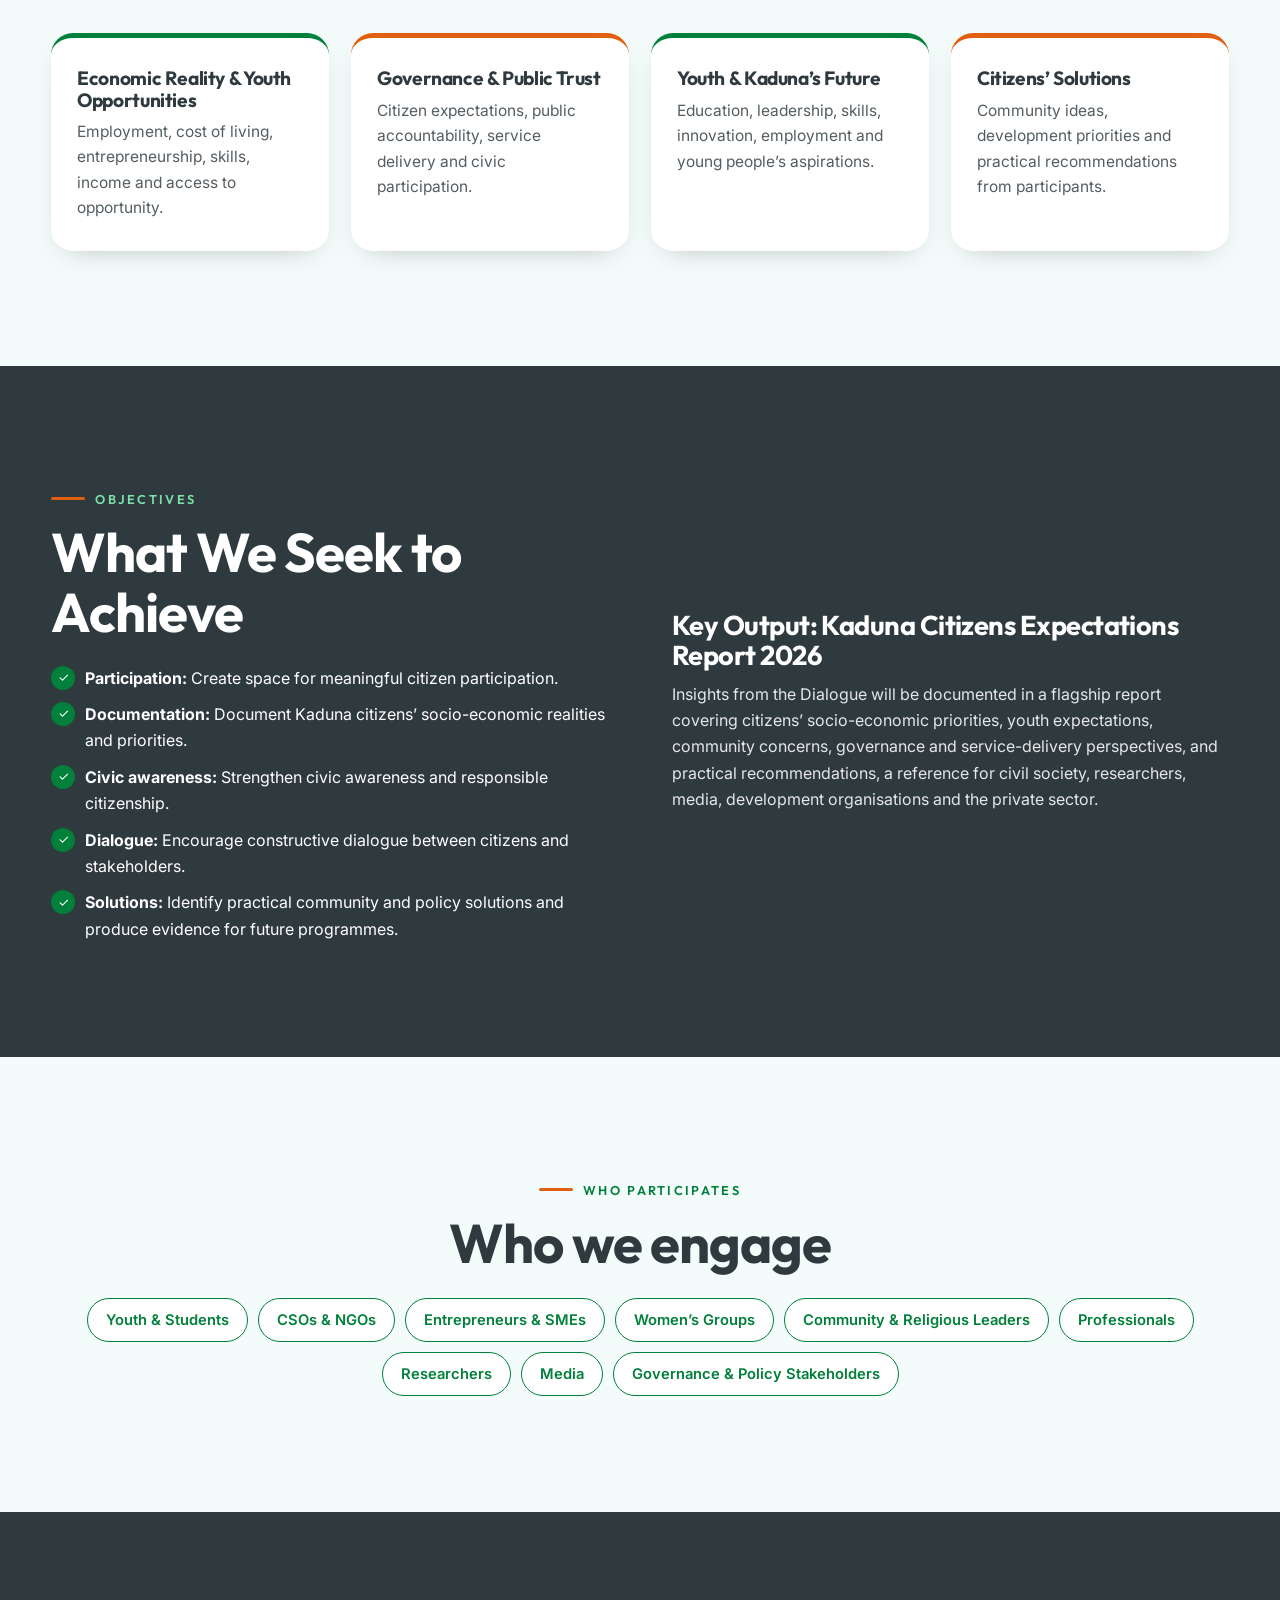
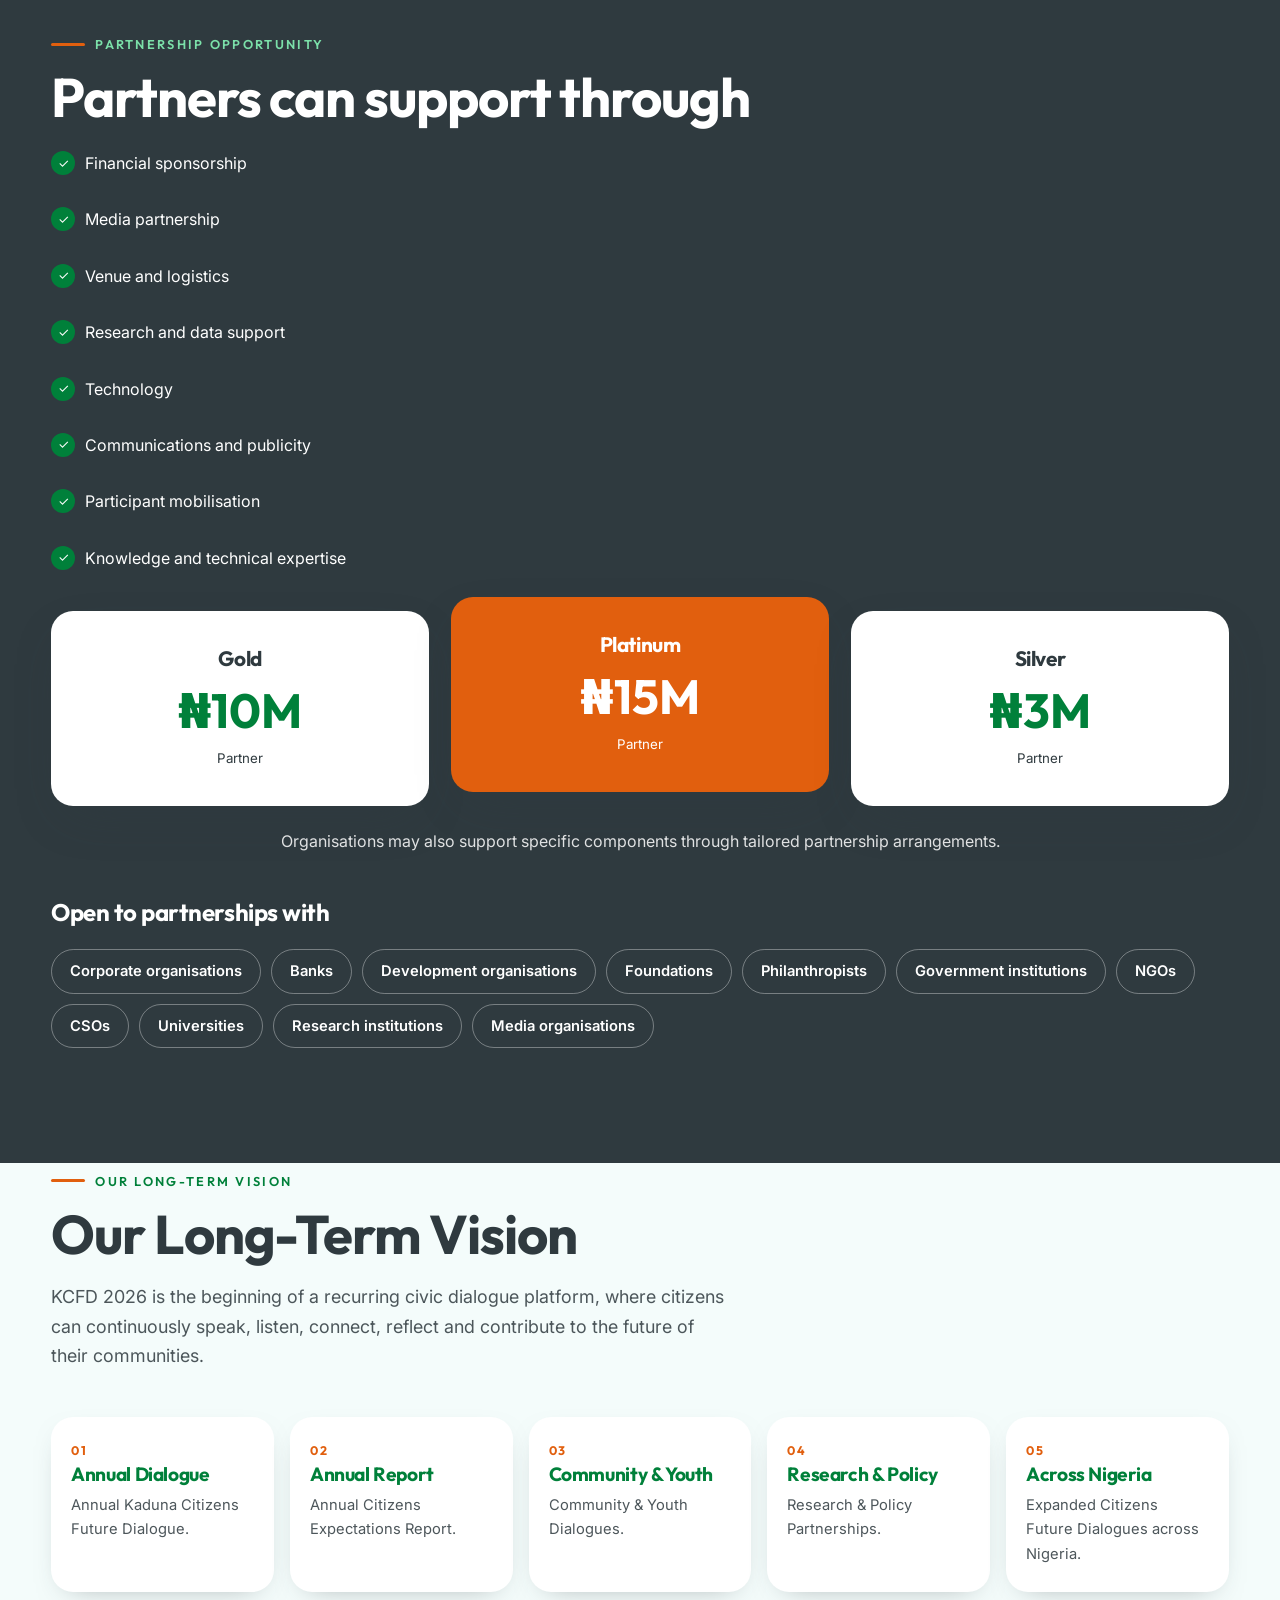
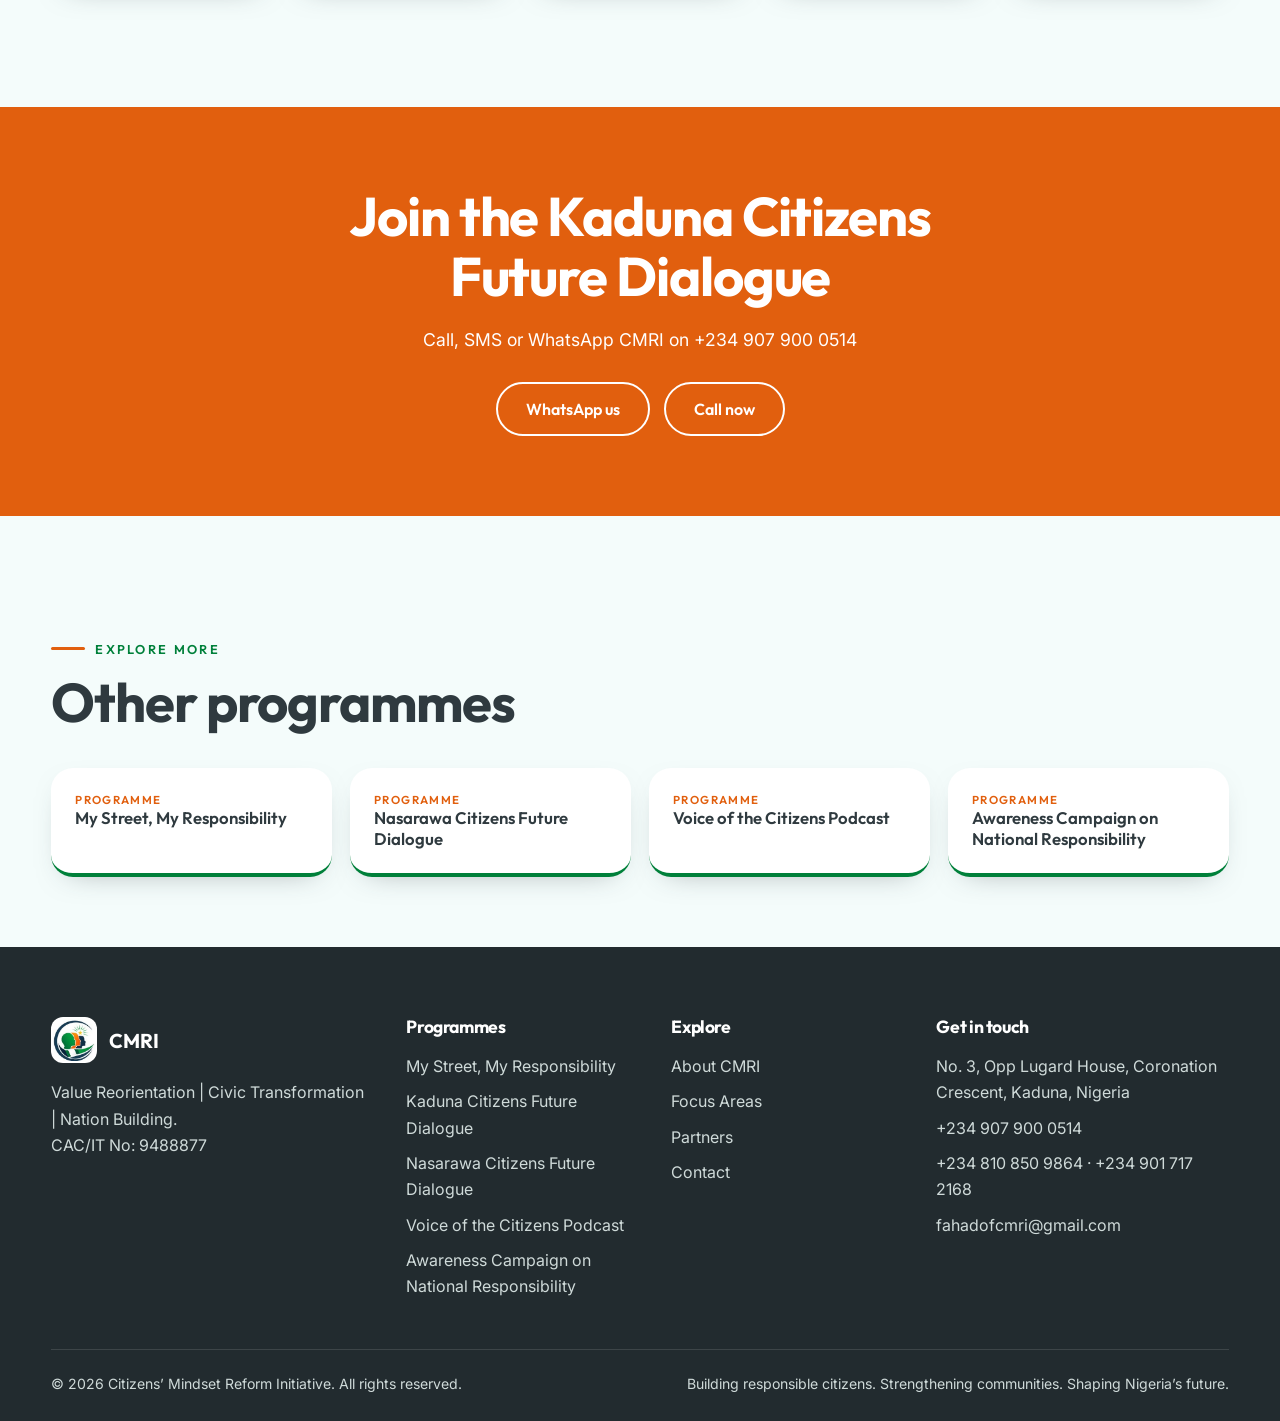
<file: programmes/kaduna-citizens-future-dialogue.html>
<!DOCTYPE html><html lang="en"><head><meta charset="utf-8"><meta name="viewport" content="width=device-width,initial-scale=1"><title>Kaduna Citizens Future Dialogue 2026 | CMRI</title><meta name="description" content="A civic platform where citizens and stakeholders discuss the Kaduna we live in today and the Kaduna we want to build."><meta name="theme-color" content="#2F3A3F"><link rel="icon" href="../img/logo.jpg">
<link rel="preconnect" href="https://fonts.googleapis.com"><link rel="preconnect" href="https://fonts.gstatic.com" crossorigin><link href="https://fonts.googleapis.com/css2?family=Inter:wght@400;500;600&family=Outfit:wght@500;600;700&display=swap" rel="stylesheet"><link rel="stylesheet" href="../style.css"></head><body><header><div class="wrap nav"><a class="brand" href="../index.html"><img src="../img/logo.jpg" alt="CMRI logo"><span>CMRI<small>Citizens’ Mindset Reform Initiative</small></span></a>
<button class="burger" aria-label="Menu"><span></span><span></span><span></span></button>
<ul class="menu"><li><a href="../index.html#about">About</a></li><li class="dd"><a href="../index.html#programmes">Our Programmes ▾</a><div><a href="../programmes/my-street-my-responsibility.html">My Street, My Responsibility</a><a href="../programmes/kaduna-citizens-future-dialogue.html">Kaduna Citizens Future Dialogue</a><a href="../programmes/nasarawa-citizens-future-dialogue.html">Nasarawa Citizens Future Dialogue</a><a href="../programmes/voice-of-the-citizens-podcast.html">Voice of the Citizens Podcast</a><a href="../programmes/awareness-campaign-on-national-responsibility.html">Awareness Campaign on National Responsibility</a></div></li><li><a href="../index.html#focus">Focus Areas</a></li><li><a href="../index.html#partners">Partners</a></li><li><a class="btn btn-o" href="../index.html#contact">Partner With Us</a></li></ul></div></header><div class="ph"><div class="wrap"><div><div class="crumb"><a href="../index.html">Home</a> / <a href="../index.html#programmes">Programmes</a> / Kaduna Citizens Future Dialogue</div><div class="tag" style="color:#ffb27d">Multi-Stakeholder Civic Dialogue</div><h1>Kaduna Citizens Future Dialogue 2026</h1><div class="tl">Citizens’ Voices. Shared Realities. Collective Solutions.</div><p class="lead">A Multi-Stakeholder Civic Dialogue by CMRI</p><div class="facts"><span><b>1,000–1,200</b> participants</span><span><b>Venue:</b> Kaduna State</span><span><b>Output:</b> Citizens Expectations Report 2026</span></div><div class="cta"><a class="btn btn-o" href="#partner">Partner / Sponsor</a><a class="btn btn-l" href="#more">Learn more</a></div></div><img src="../img/kcfd-flyer.jpg" alt="Kaduna Citizens Future Dialogue 2026"></div></div><section id="more"><div class="wrap split"><div class="rv"><span class="eyebrow">About the programme</span><h2>Kaduna Citizens Future Dialogue</h2><p class=lead style=margin-bottom:14px>The Kaduna Citizens Future Dialogue (KCFD) 2026 brings citizens and key stakeholders together to discuss the realities, challenges, expectations and opportunities shaping the future of Kaduna State.</p><p class=lead style=margin-bottom:14px>It creates space for young people, civil society organisations, entrepreneurs, women, community leaders, professionals, media, researchers and governance stakeholders to share experiences, exchange ideas and develop practical recommendations.</p></div><div class="rv vm"><div><h3 style="font-size:1.6rem;line-height:1.25">A conversation about the Kaduna we experience today, and the Kaduna we want to build tomorrow.</h3></div></div></div></section><section style="padding-top:0"><div class="wrap"><span class="eyebrow">At a glance</span><h2>Key Conversation Areas</h2><p class="lead">Four themes anchor the Dialogue.</p><div class="cards"><div class=rv><h3>Economic Reality & Youth Opportunities</h3><p>Employment, cost of living, entrepreneurship, skills, income and access to opportunity.</p></div><div class=rv><h3>Governance & Public Trust</h3><p>Citizen expectations, public accountability, service delivery and civic participation.</p></div><div class=rv><h3>Youth & Kaduna’s Future</h3><p>Education, leadership, skills, innovation, employment and young people’s aspirations.</p></div><div class=rv><h3>Citizens’ Solutions</h3><p>Community ideas, development priorities and practical recommendations from participants.</p></div></div></div></section><section class="dark"><div class="wrap split"><div class="rv"><span class="eyebrow">Objectives</span><h2>What We Seek to Achieve</h2><ul class="list"><li><b>Participation:</b> Create space for meaningful citizen participation.</li><li><b>Documentation:</b> Document Kaduna citizens’ socio-economic realities and priorities.</li><li><b>Civic awareness:</b> Strengthen civic awareness and responsible citizenship.</li><li><b>Dialogue:</b> Encourage constructive dialogue between citizens and stakeholders.</li><li><b>Solutions:</b> Identify practical community and policy solutions and produce evidence for future programmes.</li></ul></div><div class="rv"><h3 style="font-size:1.7rem;margin-bottom:10px">Key Output: Kaduna Citizens Expectations Report 2026</h3><p style="opacity:.88">Insights from the Dialogue will be documented in a flagship report covering citizens’ socio-economic priorities, youth expectations, community concerns, governance and service-delivery perspectives, and practical recommendations, a reference for civil society, researchers, media, development organisations and the private sector.</p></div></div></section><section><div class="wrap center"><span class="eyebrow">Who participates</span><h2>Who we engage</h2><div class="chips" style="justify-content:center"><span>Youth & Students</span><span>CSOs & NGOs</span><span>Entrepreneurs & SMEs</span><span>Women’s Groups</span><span>Community & Religious Leaders</span><span>Professionals</span><span>Researchers</span><span>Media</span><span>Governance & Policy Stakeholders</span></div></div></section><section class="dark" id="partner"><div class="wrap"><span class="eyebrow">Partnership opportunity</span><h2>Partners can support through</h2><ul class="list" style="columns:2;gap:30px"><li>Financial sponsorship</li><li>Media partnership</li><li>Venue and logistics</li><li>Research and data support</li><li>Technology</li><li>Communications and publicity</li><li>Participant mobilisation</li><li>Knowledge and technical expertise</li></ul><div class="tiers"><div class="tier "><h3>Gold</h3><b>₦10M</b><small>Partner</small></div><div class="tier p"><h3>Platinum</h3><b>₦15M</b><small>Partner</small></div><div class="tier "><h3>Silver</h3><b>₦3M</b><small>Partner</small></div></div><p class="center" style="margin-top:22px;opacity:.85">Organisations may also support specific components through tailored partnership arrangements.</p><h3 style="margin-top:44px;font-size:1.5rem">Open to partnerships with</h3><div class="chips"><span>Corporate organisations</span><span>Banks</span><span>Development organisations</span><span>Foundations</span><span>Philanthropists</span><span>Government institutions</span><span>NGOs</span><span>CSOs</span><span>Universities</span><span>Research institutions</span><span>Media organisations</span></div></div></section><section style="padding-top:0"><div class="wrap"><span class="eyebrow">Our Long-Term Vision</span><h2>Our Long-Term Vision</h2><p class=lead>KCFD 2026 is the beginning of a recurring civic dialogue platform, where citizens can continuously speak, listen, connect, reflect and contribute to the future of their communities.</p><div class="tl2"><div class=rv><b>01</b><h3>Annual Dialogue</h3><p>Annual Kaduna Citizens Future Dialogue.</p></div><div class=rv><b>02</b><h3>Annual Report</h3><p>Annual Citizens Expectations Report.</p></div><div class=rv><b>03</b><h3>Community & Youth</h3><p>Community & Youth Dialogues.</p></div><div class=rv><b>04</b><h3>Research & Policy</h3><p>Research & Policy Partnerships.</p></div><div class=rv><b>05</b><h3>Across Nigeria</h3><p>Expanded Citizens Future Dialogues across Nigeria.</p></div></div></div></section><div class="band"><div class="wrap rv"><h2>Join the Kaduna Citizens Future Dialogue</h2><p style="margin-bottom:28px;font-size:1.1rem">Call, SMS or WhatsApp CMRI on +234 907 900 0514</p><div class="cta" style="justify-content:center"><a class="btn btn-d" href="https://wa.me/2349079000514">WhatsApp us</a><a class="btn btn-d" href="tel:+2349079000514">Call now</a></div></div></div><section style="padding-bottom:70px"><div class="wrap"><span class="eyebrow">Explore more</span><h2>Other programmes</h2><div class="nextp"><a href="my-street-my-responsibility.html"><small>Programme</small>My Street, My Responsibility</a><a href="nasarawa-citizens-future-dialogue.html"><small>Programme</small>Nasarawa Citizens Future Dialogue</a><a href="voice-of-the-citizens-podcast.html"><small>Programme</small>Voice of the Citizens Podcast</a><a href="awareness-campaign-on-national-responsibility.html"><small>Programme</small>Awareness Campaign on National Responsibility</a></div></div></section><footer><div class="wrap"><div class="g"><div><a class="brand" href="../index.html"><img src="../img/logo.jpg" alt=""><span>CMRI</span></a><p style="margin-top:16px">Value Reorientation | Civic Transformation | Nation Building.<br>CAC/IT No: 9488877</p></div>
<div><h4>Programmes</h4><ul><li><a href="../programmes/my-street-my-responsibility.html">My Street, My Responsibility</a></li><li><a href="../programmes/kaduna-citizens-future-dialogue.html">Kaduna Citizens Future Dialogue</a></li><li><a href="../programmes/nasarawa-citizens-future-dialogue.html">Nasarawa Citizens Future Dialogue</a></li><li><a href="../programmes/voice-of-the-citizens-podcast.html">Voice of the Citizens Podcast</a></li><li><a href="../programmes/awareness-campaign-on-national-responsibility.html">Awareness Campaign on National Responsibility</a></li></ul></div>
<div><h4>Explore</h4><ul><li><a href="../index.html#about">About CMRI</a></li><li><a href="../index.html#focus">Focus Areas</a></li><li><a href="../index.html#partners">Partners</a></li><li><a href="../index.html#contact">Contact</a></li></ul></div>
<div><h4>Get in touch</h4><ul><li>No. 3, Opp Lugard House, Coronation Crescent, Kaduna, Nigeria</li><li><a href="tel:+2349079000514">+234 907 900 0514</a></li><li><a href="tel:+2348108509864">+234 810 850 9864</a> · <a href="tel:+2349017172168">+234 901 717 2168</a></li><li><a href="mailto:fahadofcmri@gmail.com">fahadofcmri@gmail.com</a></li></ul></div></div>
<div class="copy"><span>© 2026 Citizens’ Mindset Reform Initiative. All rights reserved.</span><span>Building responsible citizens. Strengthening communities. Shaping Nigeria’s future.</span></div></div></footer><script src="../main.js"></script></body></html>
</file>
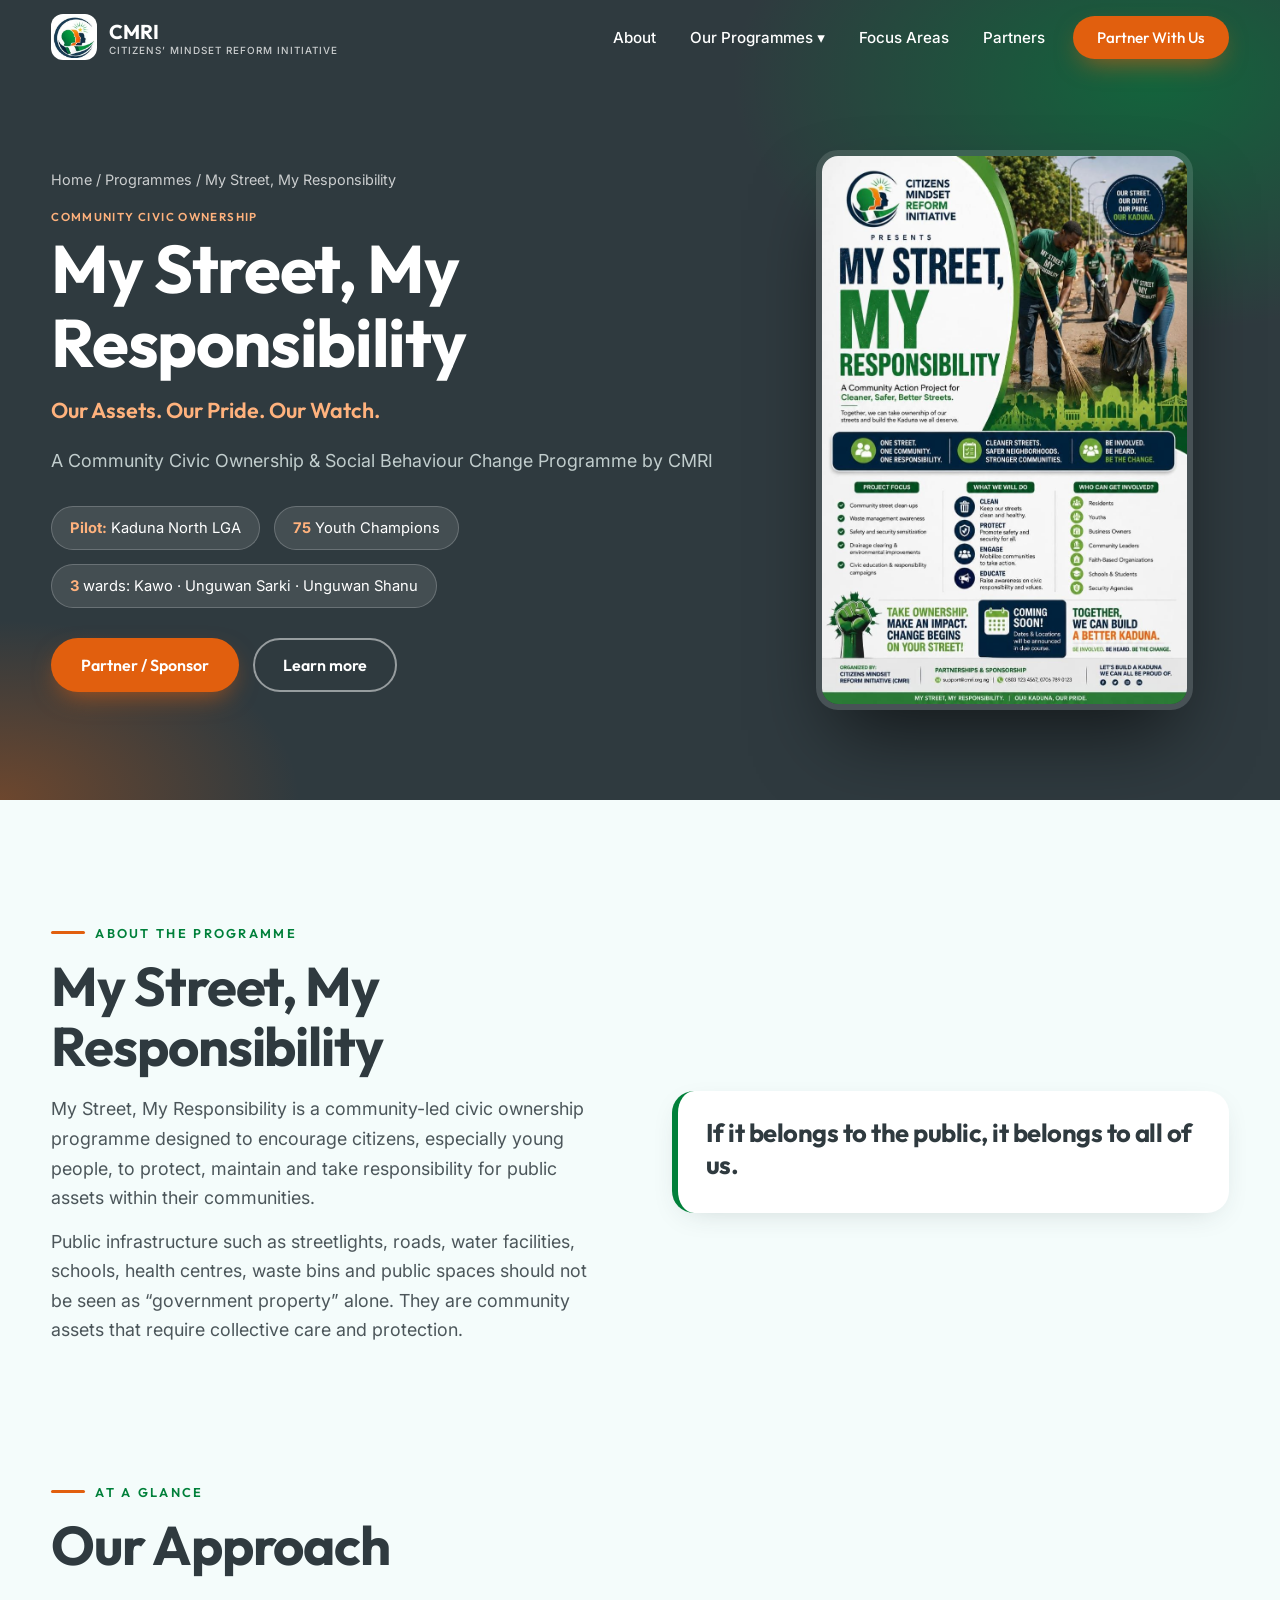
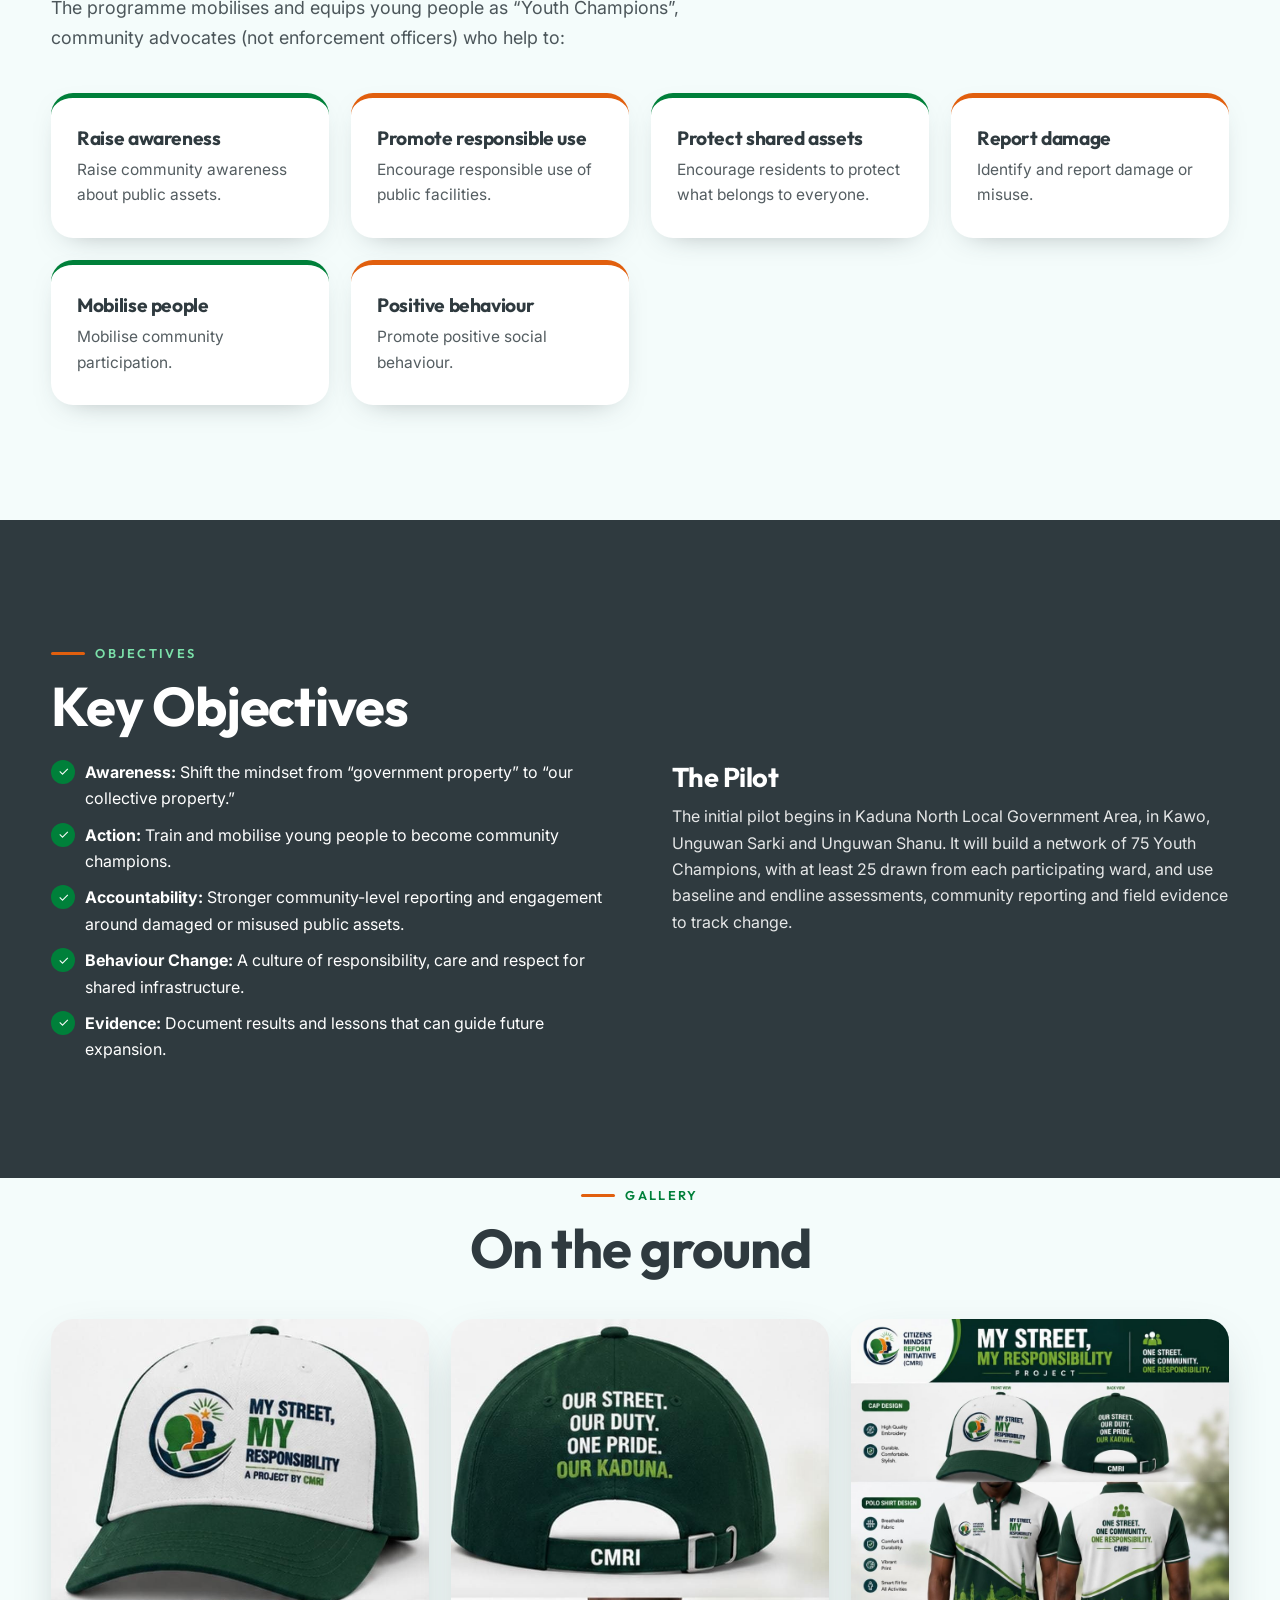
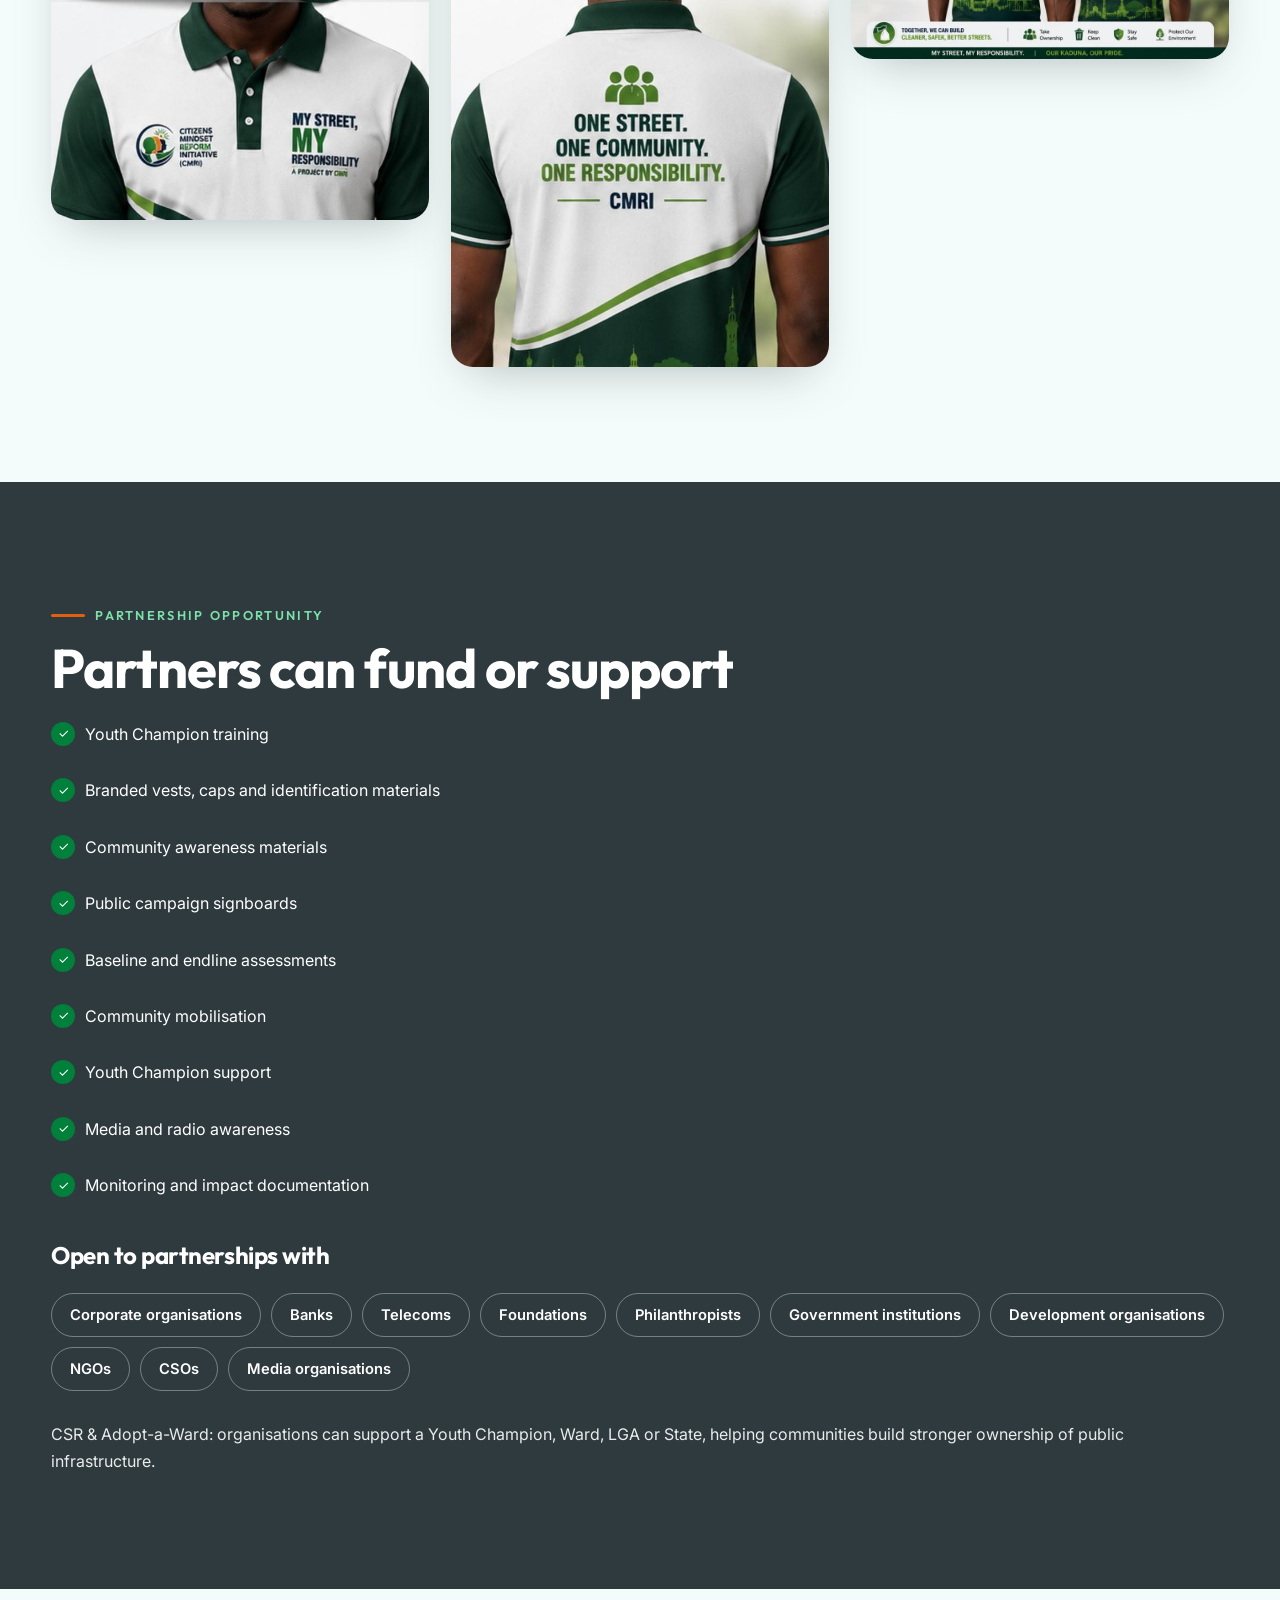
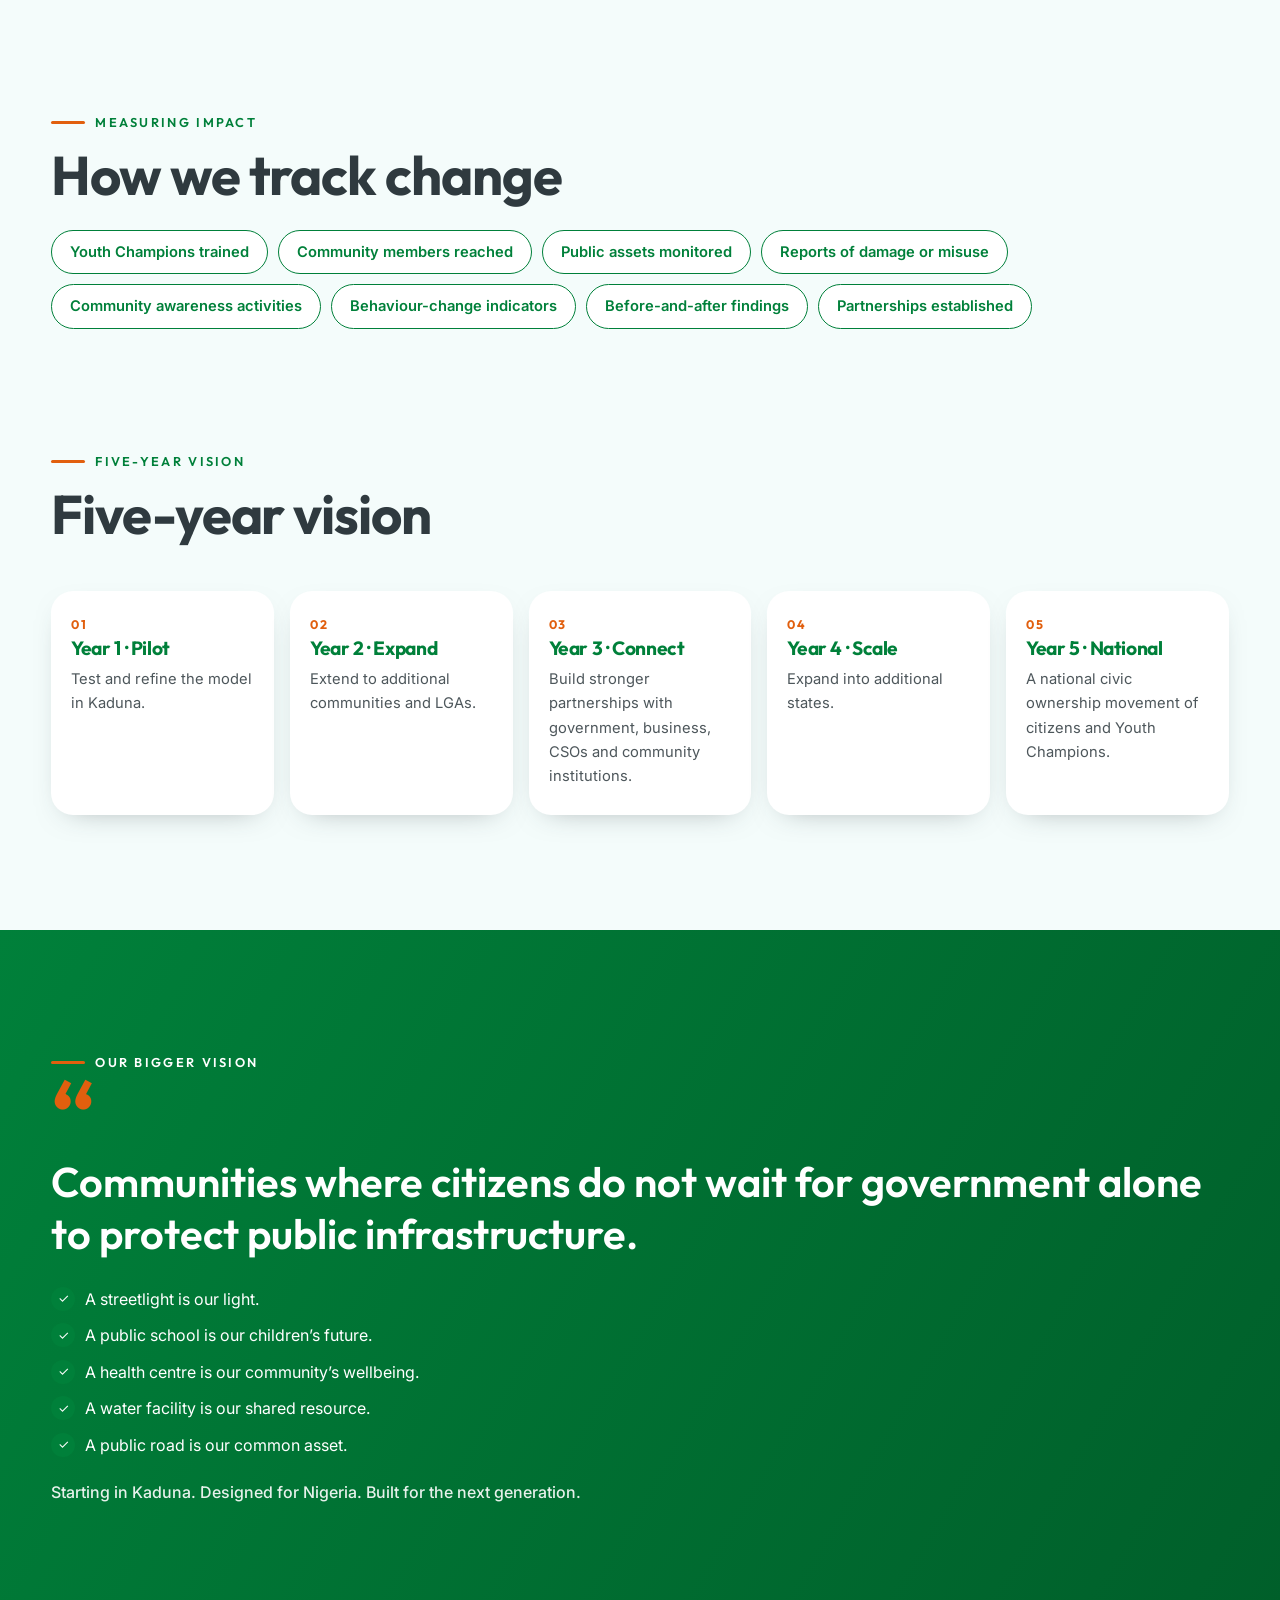
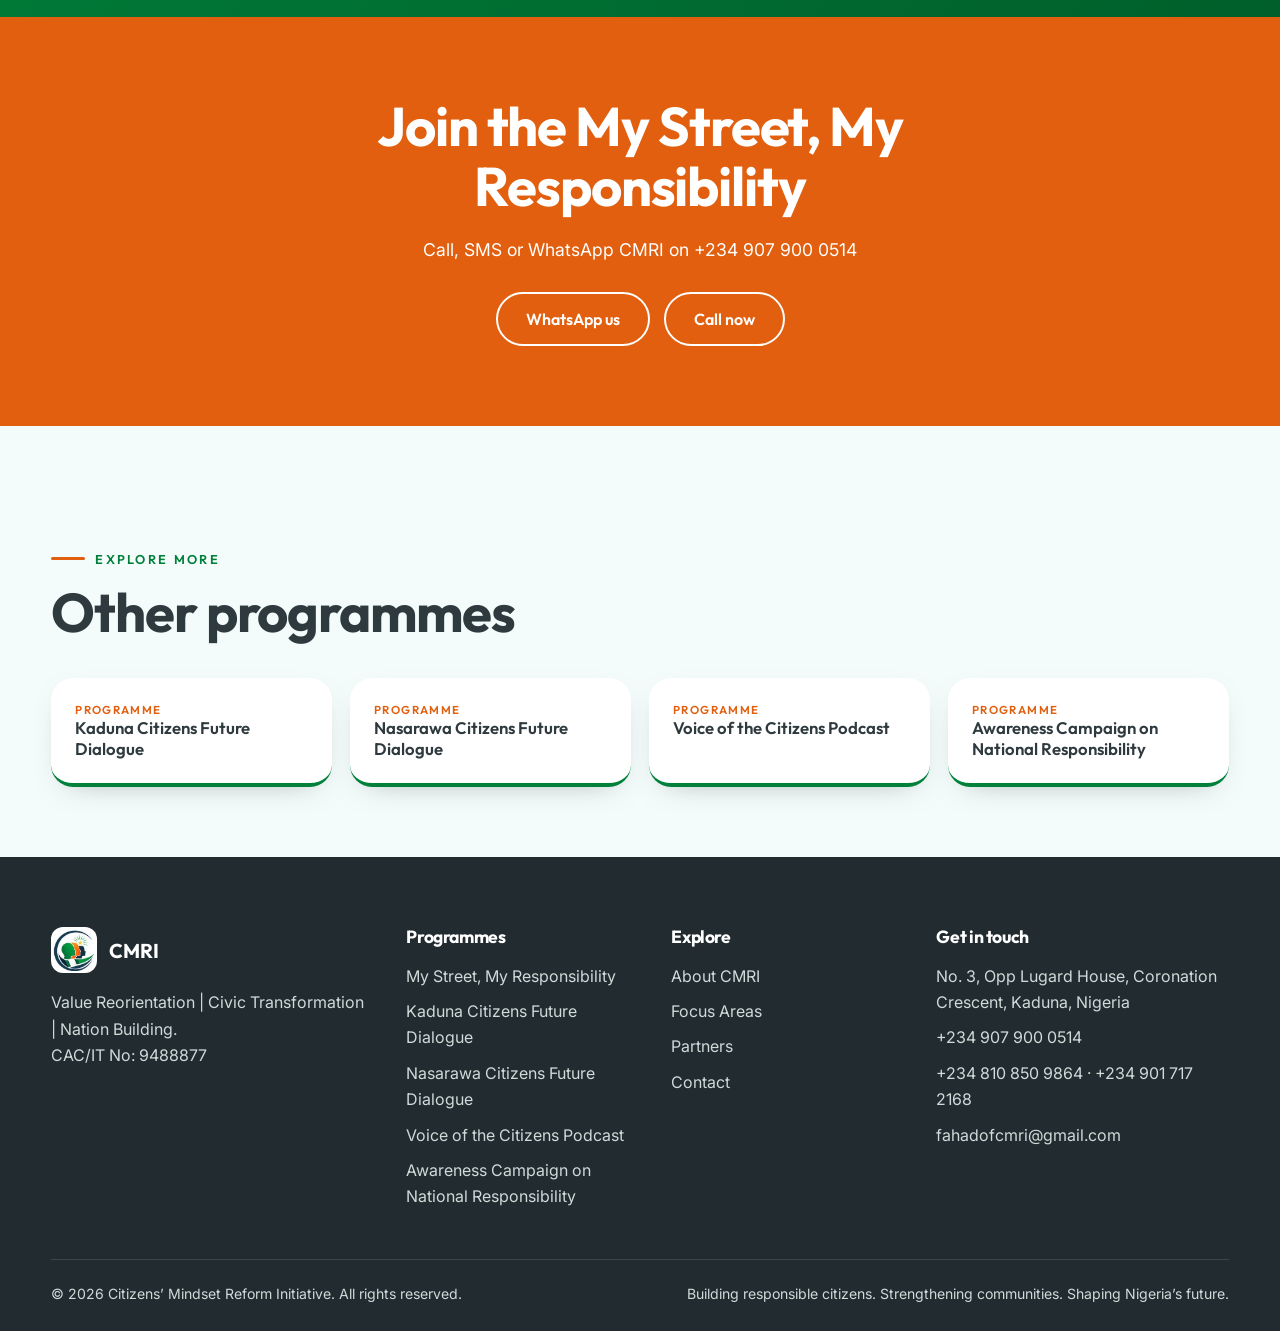
<file: programmes/my-street-my-responsibility.html>
<!DOCTYPE html><html lang="en"><head><meta charset="utf-8"><meta name="viewport" content="width=device-width,initial-scale=1"><title>My Street, My Responsibility | CMRI</title><meta name="description" content="A youth-led programme that turns citizens into guardians of streetlights, roads, schools, health centres and water points."><meta name="theme-color" content="#2F3A3F"><link rel="icon" href="../img/logo.jpg">
<link rel="preconnect" href="https://fonts.googleapis.com"><link rel="preconnect" href="https://fonts.gstatic.com" crossorigin><link href="https://fonts.googleapis.com/css2?family=Inter:wght@400;500;600&family=Outfit:wght@500;600;700&display=swap" rel="stylesheet"><link rel="stylesheet" href="../style.css"></head><body><header><div class="wrap nav"><a class="brand" href="../index.html"><img src="../img/logo.jpg" alt="CMRI logo"><span>CMRI<small>Citizens’ Mindset Reform Initiative</small></span></a>
<button class="burger" aria-label="Menu"><span></span><span></span><span></span></button>
<ul class="menu"><li><a href="../index.html#about">About</a></li><li class="dd"><a href="../index.html#programmes">Our Programmes ▾</a><div><a href="../programmes/my-street-my-responsibility.html">My Street, My Responsibility</a><a href="../programmes/kaduna-citizens-future-dialogue.html">Kaduna Citizens Future Dialogue</a><a href="../programmes/nasarawa-citizens-future-dialogue.html">Nasarawa Citizens Future Dialogue</a><a href="../programmes/voice-of-the-citizens-podcast.html">Voice of the Citizens Podcast</a><a href="../programmes/awareness-campaign-on-national-responsibility.html">Awareness Campaign on National Responsibility</a></div></li><li><a href="../index.html#focus">Focus Areas</a></li><li><a href="../index.html#partners">Partners</a></li><li><a class="btn btn-o" href="../index.html#contact">Partner With Us</a></li></ul></div></header><div class="ph"><div class="wrap"><div><div class="crumb"><a href="../index.html">Home</a> / <a href="../index.html#programmes">Programmes</a> / My Street, My Responsibility</div><div class="tag" style="color:#ffb27d">Community Civic Ownership</div><h1>My Street, My Responsibility</h1><div class="tl">Our Assets. Our Pride. Our Watch.</div><p class="lead">A Community Civic Ownership & Social Behaviour Change Programme by CMRI</p><div class="facts"><span><b>Pilot:</b> Kaduna North LGA</span><span><b>75</b> Youth Champions</span><span><b>3</b> wards: Kawo · Unguwan Sarki · Unguwan Shanu</span></div><div class="cta"><a class="btn btn-o" href="#partner">Partner / Sponsor</a><a class="btn btn-l" href="#more">Learn more</a></div></div><img src="../img/msmr-flyer.jpg" alt="My Street, My Responsibility"></div></div><section id="more"><div class="wrap split"><div class="rv"><span class="eyebrow">About the programme</span><h2>My Street, My Responsibility</h2><p class=lead style=margin-bottom:14px>My Street, My Responsibility is a community-led civic ownership programme designed to encourage citizens, especially young people, to protect, maintain and take responsibility for public assets within their communities.</p><p class=lead style=margin-bottom:14px>Public infrastructure such as streetlights, roads, water facilities, schools, health centres, waste bins and public spaces should not be seen as “government property” alone. They are community assets that require collective care and protection.</p></div><div class="rv vm"><div><h3 style="font-size:1.6rem;line-height:1.25">If it belongs to the public, it belongs to all of us.</h3></div></div></div></section><section style="padding-top:0"><div class="wrap"><span class="eyebrow">At a glance</span><h2>Our Approach</h2><p class="lead">The programme mobilises and equips young people as “Youth Champions”, community advocates (not enforcement officers) who help to:</p><div class="cards"><div class=rv><h3>Raise awareness</h3><p>Raise community awareness about public assets.</p></div><div class=rv><h3>Promote responsible use</h3><p>Encourage responsible use of public facilities.</p></div><div class=rv><h3>Protect shared assets</h3><p>Encourage residents to protect what belongs to everyone.</p></div><div class=rv><h3>Report damage</h3><p>Identify and report damage or misuse.</p></div><div class=rv><h3>Mobilise people</h3><p>Mobilise community participation.</p></div><div class=rv><h3>Positive behaviour</h3><p>Promote positive social behaviour.</p></div></div></div></section><section class="dark"><div class="wrap split"><div class="rv"><span class="eyebrow">Objectives</span><h2>Key Objectives</h2><ul class="list"><li><b>Awareness:</b> Shift the mindset from “government property” to “our collective property.”</li><li><b>Action:</b> Train and mobilise young people to become community champions.</li><li><b>Accountability:</b> Stronger community-level reporting and engagement around damaged or misused public assets.</li><li><b>Behaviour Change:</b> A culture of responsibility, care and respect for shared infrastructure.</li><li><b>Evidence:</b> Document results and lessons that can guide future expansion.</li></ul></div><div class="rv"><h3 style="font-size:1.7rem;margin-bottom:10px">The Pilot</h3><p style="opacity:.88">The initial pilot begins in Kaduna North Local Government Area, in Kawo, Unguwan Sarki and Unguwan Shanu. It will build a network of 75 Youth Champions, with at least 25 drawn from each participating ward, and use baseline and endline assessments, community reporting and field evidence to track change.</p></div></div></section><section style="padding-top:0"><div class="wrap center"><span class="eyebrow">Gallery</span><h2>On the ground</h2><div class="gal"><img src=../img/msmr-cap.jpg alt="My Street, My Responsibility" loading=lazy><img src=../img/msmr-back.jpg alt="My Street, My Responsibility" loading=lazy><img src=../img/msmr-merch.jpg alt="My Street, My Responsibility" loading=lazy></div></div></section><section class="dark" id="partner"><div class="wrap"><span class="eyebrow">Partnership opportunity</span><h2>Partners can fund or support</h2><ul class="list" style="columns:2;gap:30px"><li>Youth Champion training</li><li>Branded vests, caps and identification materials</li><li>Community awareness materials</li><li>Public campaign signboards</li><li>Baseline and endline assessments</li><li>Community mobilisation</li><li>Youth Champion support</li><li>Media and radio awareness</li><li>Monitoring and impact documentation</li></ul><h3 style="margin-top:44px;font-size:1.5rem">Open to partnerships with</h3><div class="chips"><span>Corporate organisations</span><span>Banks</span><span>Telecoms</span><span>Foundations</span><span>Philanthropists</span><span>Government institutions</span><span>Development organisations</span><span>NGOs</span><span>CSOs</span><span>Media organisations</span></div><p style=margin-top:30px;opacity:.9>CSR & Adopt-a-Ward: organisations can support a Youth Champion, Ward, LGA or State, helping communities build stronger ownership of public infrastructure.</p></div></section><section><div class="wrap"><span class="eyebrow">Measuring impact</span><h2>How we track change</h2><div class="chips"><span>Youth Champions trained</span><span>Community members reached</span><span>Public assets monitored</span><span>Reports of damage or misuse</span><span>Community awareness activities</span><span>Behaviour-change indicators</span><span>Before-and-after findings</span><span>Partnerships established</span></div></div></section><section style="padding-top:0"><div class="wrap"><span class="eyebrow">Five-year vision</span><h2>Five-year vision</h2><div class="tl2"><div class=rv><b>01</b><h3>Year 1 · Pilot</h3><p>Test and refine the model in Kaduna.</p></div><div class=rv><b>02</b><h3>Year 2 · Expand</h3><p>Extend to additional communities and LGAs.</p></div><div class=rv><b>03</b><h3>Year 3 · Connect</h3><p>Build stronger partnerships with government, business, CSOs and community institutions.</p></div><div class=rv><b>04</b><h3>Year 4 · Scale</h3><p>Expand into additional states.</p></div><div class=rv><b>05</b><h3>Year 5 · National</h3><p>A national civic ownership movement of citizens and Youth Champions.</p></div></div></div></section><section class="quote"><div class="wrap" style="grid-template-columns:1fr"><div class="rv"><span class="eyebrow" style="color:#fff">Our bigger vision</span><blockquote>Communities where citizens do not wait for government alone to protect public infrastructure.</blockquote><ul class="list" style="margin-top:26px"><li>A streetlight is our light.</li><li>A public school is our children’s future.</li><li>A health centre is our community’s wellbeing.</li><li>A water facility is our shared resource.</li><li>A public road is our common asset.</li></ul><cite>Starting in Kaduna. Designed for Nigeria. Built for the next generation.</cite></div></div></section><div class="band"><div class="wrap rv"><h2>Join the My Street, My Responsibility</h2><p style="margin-bottom:28px;font-size:1.1rem">Call, SMS or WhatsApp CMRI on +234 907 900 0514</p><div class="cta" style="justify-content:center"><a class="btn btn-d" href="https://wa.me/2349079000514">WhatsApp us</a><a class="btn btn-d" href="tel:+2349079000514">Call now</a></div></div></div><section style="padding-bottom:70px"><div class="wrap"><span class="eyebrow">Explore more</span><h2>Other programmes</h2><div class="nextp"><a href="kaduna-citizens-future-dialogue.html"><small>Programme</small>Kaduna Citizens Future Dialogue</a><a href="nasarawa-citizens-future-dialogue.html"><small>Programme</small>Nasarawa Citizens Future Dialogue</a><a href="voice-of-the-citizens-podcast.html"><small>Programme</small>Voice of the Citizens Podcast</a><a href="awareness-campaign-on-national-responsibility.html"><small>Programme</small>Awareness Campaign on National Responsibility</a></div></div></section><footer><div class="wrap"><div class="g"><div><a class="brand" href="../index.html"><img src="../img/logo.jpg" alt=""><span>CMRI</span></a><p style="margin-top:16px">Value Reorientation | Civic Transformation | Nation Building.<br>CAC/IT No: 9488877</p></div>
<div><h4>Programmes</h4><ul><li><a href="../programmes/my-street-my-responsibility.html">My Street, My Responsibility</a></li><li><a href="../programmes/kaduna-citizens-future-dialogue.html">Kaduna Citizens Future Dialogue</a></li><li><a href="../programmes/nasarawa-citizens-future-dialogue.html">Nasarawa Citizens Future Dialogue</a></li><li><a href="../programmes/voice-of-the-citizens-podcast.html">Voice of the Citizens Podcast</a></li><li><a href="../programmes/awareness-campaign-on-national-responsibility.html">Awareness Campaign on National Responsibility</a></li></ul></div>
<div><h4>Explore</h4><ul><li><a href="../index.html#about">About CMRI</a></li><li><a href="../index.html#focus">Focus Areas</a></li><li><a href="../index.html#partners">Partners</a></li><li><a href="../index.html#contact">Contact</a></li></ul></div>
<div><h4>Get in touch</h4><ul><li>No. 3, Opp Lugard House, Coronation Crescent, Kaduna, Nigeria</li><li><a href="tel:+2349079000514">+234 907 900 0514</a></li><li><a href="tel:+2348108509864">+234 810 850 9864</a> · <a href="tel:+2349017172168">+234 901 717 2168</a></li><li><a href="mailto:fahadofcmri@gmail.com">fahadofcmri@gmail.com</a></li></ul></div></div>
<div class="copy"><span>© 2026 Citizens’ Mindset Reform Initiative. All rights reserved.</span><span>Building responsible citizens. Strengthening communities. Shaping Nigeria’s future.</span></div></div></footer><script src="../main.js"></script></body></html>
</file>
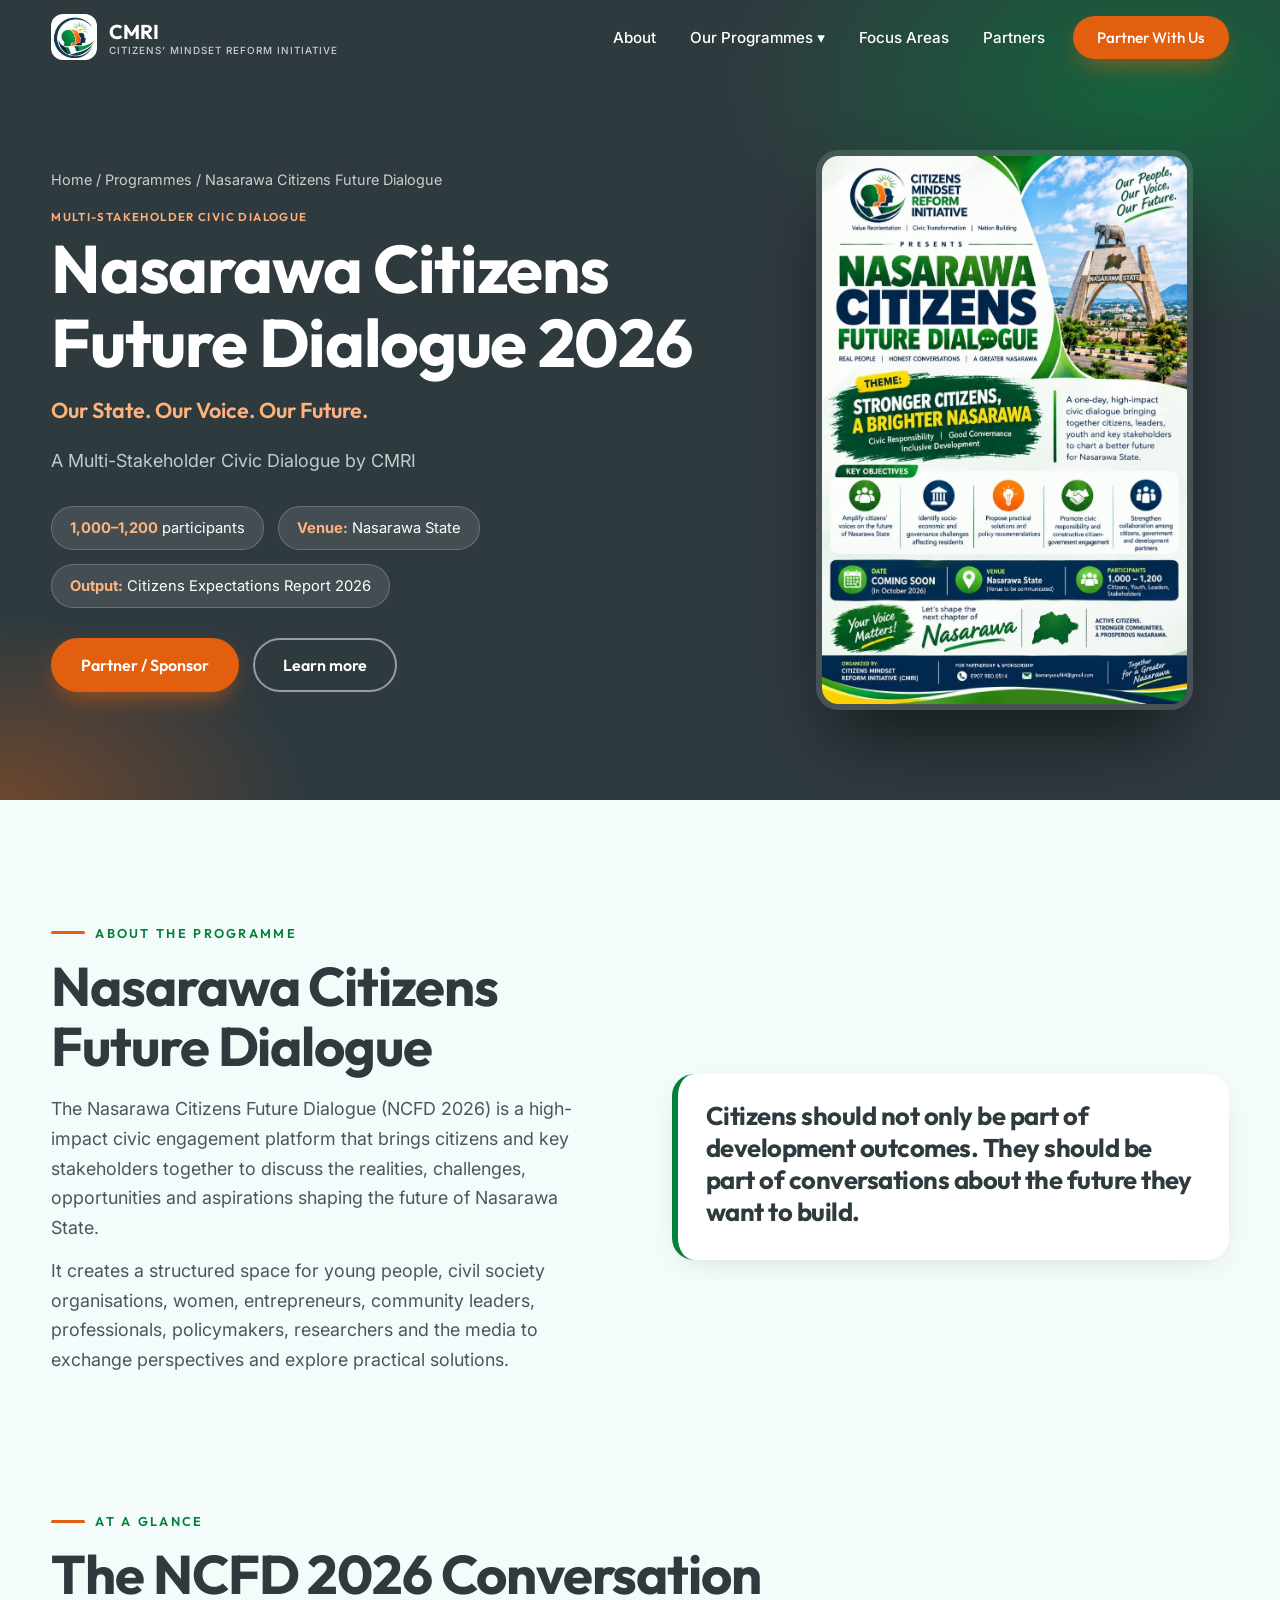
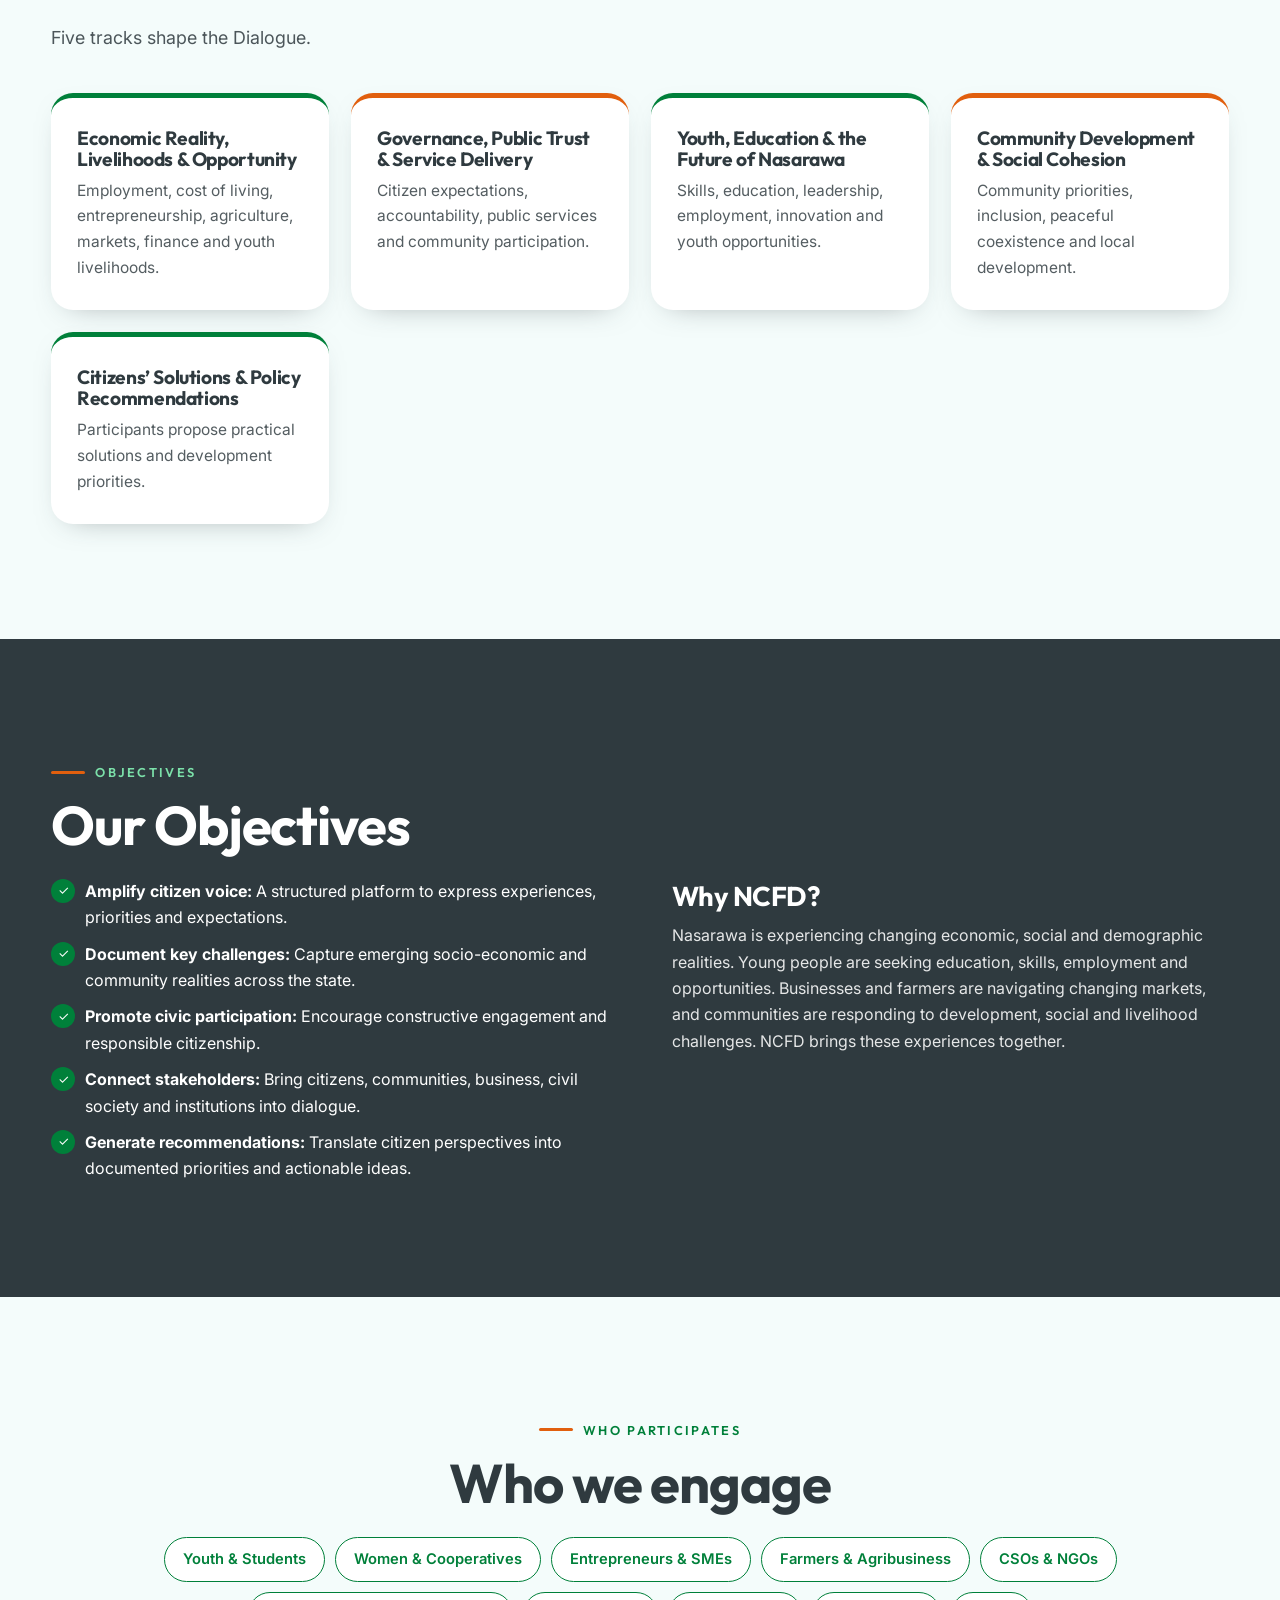
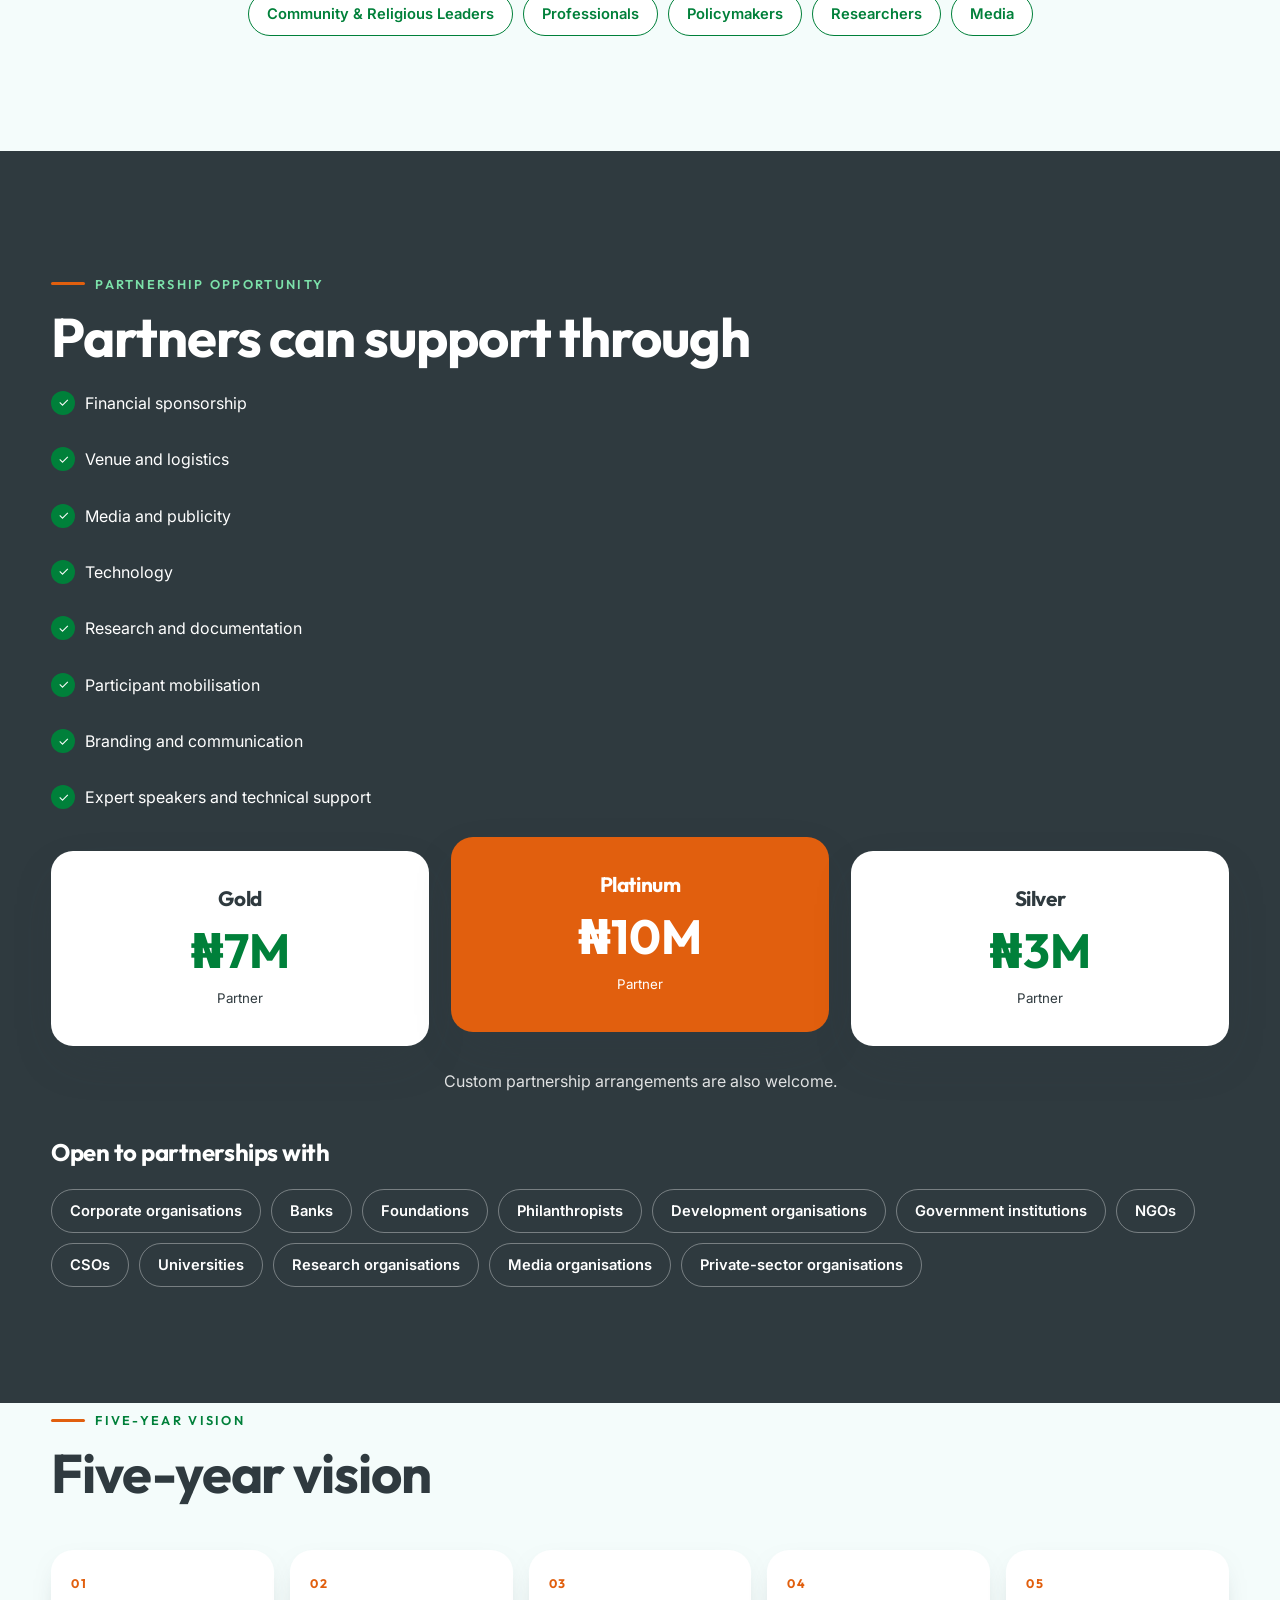
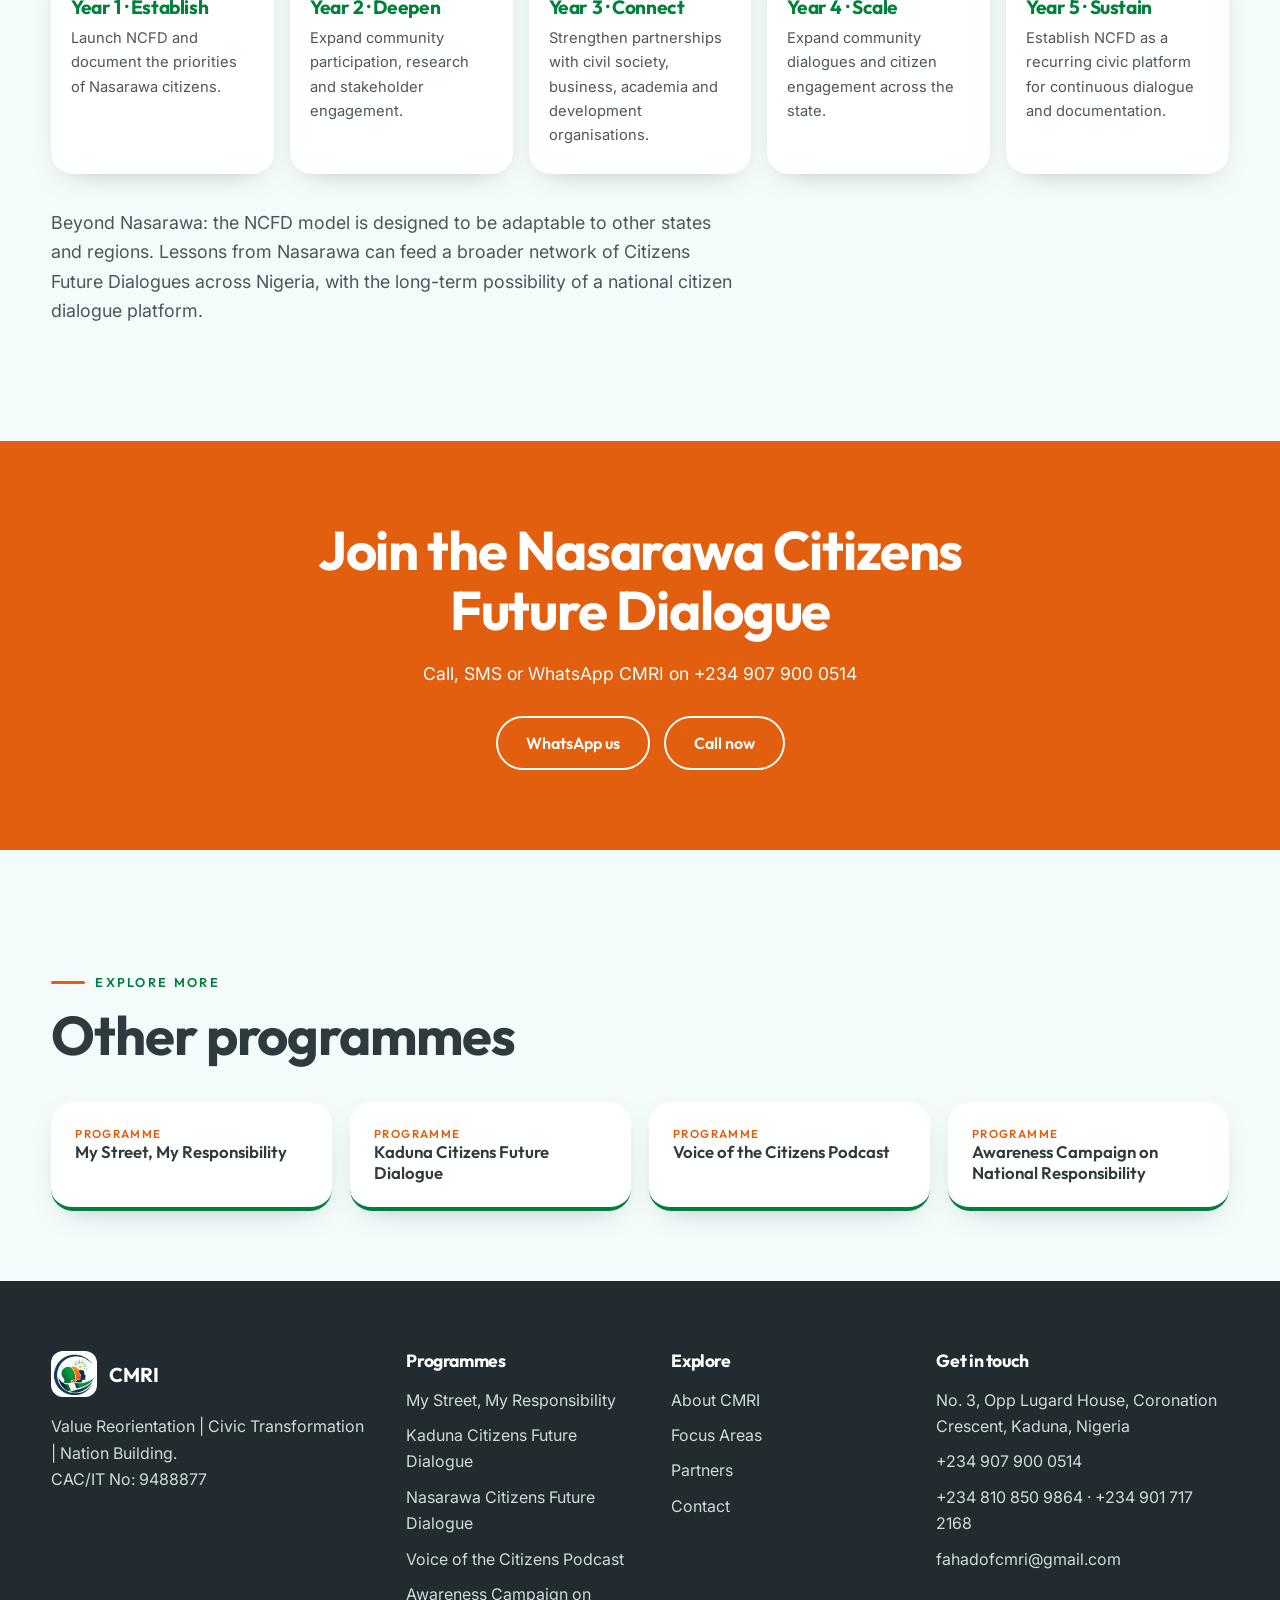
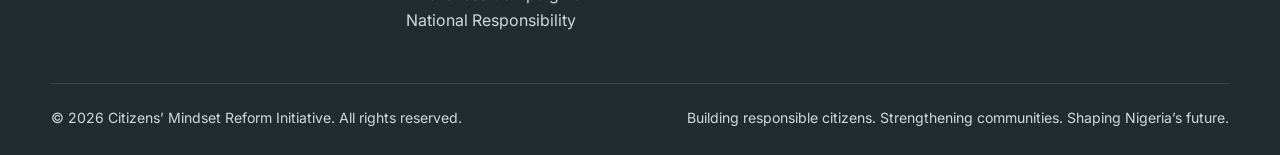
<file: programmes/nasarawa-citizens-future-dialogue.html>
<!DOCTYPE html><html lang="en"><head><meta charset="utf-8"><meta name="viewport" content="width=device-width,initial-scale=1"><title>Nasarawa Citizens Future Dialogue 2026 | CMRI</title><meta name="description" content="A high-impact platform bringing Nasarawa citizens, businesses and institutions together to shape the state’s future."><meta name="theme-color" content="#2F3A3F"><link rel="icon" href="../img/logo.jpg">
<link rel="preconnect" href="https://fonts.googleapis.com"><link rel="preconnect" href="https://fonts.gstatic.com" crossorigin><link href="https://fonts.googleapis.com/css2?family=Inter:wght@400;500;600&family=Outfit:wght@500;600;700&display=swap" rel="stylesheet"><link rel="stylesheet" href="../style.css"></head><body><header><div class="wrap nav"><a class="brand" href="../index.html"><img src="../img/logo.jpg" alt="CMRI logo"><span>CMRI<small>Citizens’ Mindset Reform Initiative</small></span></a>
<button class="burger" aria-label="Menu"><span></span><span></span><span></span></button>
<ul class="menu"><li><a href="../index.html#about">About</a></li><li class="dd"><a href="../index.html#programmes">Our Programmes ▾</a><div><a href="../programmes/my-street-my-responsibility.html">My Street, My Responsibility</a><a href="../programmes/kaduna-citizens-future-dialogue.html">Kaduna Citizens Future Dialogue</a><a href="../programmes/nasarawa-citizens-future-dialogue.html">Nasarawa Citizens Future Dialogue</a><a href="../programmes/voice-of-the-citizens-podcast.html">Voice of the Citizens Podcast</a><a href="../programmes/awareness-campaign-on-national-responsibility.html">Awareness Campaign on National Responsibility</a></div></li><li><a href="../index.html#focus">Focus Areas</a></li><li><a href="../index.html#partners">Partners</a></li><li><a class="btn btn-o" href="../index.html#contact">Partner With Us</a></li></ul></div></header><div class="ph"><div class="wrap"><div><div class="crumb"><a href="../index.html">Home</a> / <a href="../index.html#programmes">Programmes</a> / Nasarawa Citizens Future Dialogue</div><div class="tag" style="color:#ffb27d">Multi-Stakeholder Civic Dialogue</div><h1>Nasarawa Citizens Future Dialogue 2026</h1><div class="tl">Our State. Our Voice. Our Future.</div><p class="lead">A Multi-Stakeholder Civic Dialogue by CMRI</p><div class="facts"><span><b>1,000–1,200</b> participants</span><span><b>Venue:</b> Nasarawa State</span><span><b>Output:</b> Citizens Expectations Report 2026</span></div><div class="cta"><a class="btn btn-o" href="#partner">Partner / Sponsor</a><a class="btn btn-l" href="#more">Learn more</a></div></div><img src="../img/ncfd-flyer.jpg" alt="Nasarawa Citizens Future Dialogue 2026"></div></div><section id="more"><div class="wrap split"><div class="rv"><span class="eyebrow">About the programme</span><h2>Nasarawa Citizens Future Dialogue</h2><p class=lead style=margin-bottom:14px>The Nasarawa Citizens Future Dialogue (NCFD 2026) is a high-impact civic engagement platform that brings citizens and key stakeholders together to discuss the realities, challenges, opportunities and aspirations shaping the future of Nasarawa State.</p><p class=lead style=margin-bottom:14px>It creates a structured space for young people, civil society organisations, women, entrepreneurs, community leaders, professionals, policymakers, researchers and the media to exchange perspectives and explore practical solutions.</p></div><div class="rv vm"><div><h3 style="font-size:1.6rem;line-height:1.25">Citizens should not only be part of development outcomes. They should be part of conversations about the future they want to build.</h3></div></div></div></section><section style="padding-top:0"><div class="wrap"><span class="eyebrow">At a glance</span><h2>The NCFD 2026 Conversation</h2><p class="lead">Five tracks shape the Dialogue.</p><div class="cards"><div class=rv><h3>Economic Reality, Livelihoods & Opportunity</h3><p>Employment, cost of living, entrepreneurship, agriculture, markets, finance and youth livelihoods.</p></div><div class=rv><h3>Governance, Public Trust & Service Delivery</h3><p>Citizen expectations, accountability, public services and community participation.</p></div><div class=rv><h3>Youth, Education & the Future of Nasarawa</h3><p>Skills, education, leadership, employment, innovation and youth opportunities.</p></div><div class=rv><h3>Community Development & Social Cohesion</h3><p>Community priorities, inclusion, peaceful coexistence and local development.</p></div><div class=rv><h3>Citizens’ Solutions & Policy Recommendations</h3><p>Participants propose practical solutions and development priorities.</p></div></div></div></section><section class="dark"><div class="wrap split"><div class="rv"><span class="eyebrow">Objectives</span><h2>Our Objectives</h2><ul class="list"><li><b>Amplify citizen voice:</b> A structured platform to express experiences, priorities and expectations.</li><li><b>Document key challenges:</b> Capture emerging socio-economic and community realities across the state.</li><li><b>Promote civic participation:</b> Encourage constructive engagement and responsible citizenship.</li><li><b>Connect stakeholders:</b> Bring citizens, communities, business, civil society and institutions into dialogue.</li><li><b>Generate recommendations:</b> Translate citizen perspectives into documented priorities and actionable ideas.</li></ul></div><div class="rv"><h3 style="font-size:1.7rem;margin-bottom:10px">Why NCFD?</h3><p style="opacity:.88">Nasarawa is experiencing changing economic, social and demographic realities. Young people are seeking education, skills, employment and opportunities. Businesses and farmers are navigating changing markets, and communities are responding to development, social and livelihood challenges. NCFD brings these experiences together.</p></div></div></section><section><div class="wrap center"><span class="eyebrow">Who participates</span><h2>Who we engage</h2><div class="chips" style="justify-content:center"><span>Youth & Students</span><span>Women & Cooperatives</span><span>Entrepreneurs & SMEs</span><span>Farmers & Agribusiness</span><span>CSOs & NGOs</span><span>Community & Religious Leaders</span><span>Professionals</span><span>Policymakers</span><span>Researchers</span><span>Media</span></div></div></section><section class="dark" id="partner"><div class="wrap"><span class="eyebrow">Partnership opportunity</span><h2>Partners can support through</h2><ul class="list" style="columns:2;gap:30px"><li>Financial sponsorship</li><li>Venue and logistics</li><li>Media and publicity</li><li>Technology</li><li>Research and documentation</li><li>Participant mobilisation</li><li>Branding and communication</li><li>Expert speakers and technical support</li></ul><div class="tiers"><div class="tier "><h3>Gold</h3><b>₦7M</b><small>Partner</small></div><div class="tier p"><h3>Platinum</h3><b>₦10M</b><small>Partner</small></div><div class="tier "><h3>Silver</h3><b>₦3M</b><small>Partner</small></div></div><p class="center" style="margin-top:22px;opacity:.85">Custom partnership arrangements are also welcome.</p><h3 style="margin-top:44px;font-size:1.5rem">Open to partnerships with</h3><div class="chips"><span>Corporate organisations</span><span>Banks</span><span>Foundations</span><span>Philanthropists</span><span>Development organisations</span><span>Government institutions</span><span>NGOs</span><span>CSOs</span><span>Universities</span><span>Research organisations</span><span>Media organisations</span><span>Private-sector organisations</span></div></div></section><section style="padding-top:0"><div class="wrap"><span class="eyebrow">Five-year vision</span><h2>Five-year vision</h2><div class="tl2"><div class=rv><b>01</b><h3>Year 1 · Establish</h3><p>Launch NCFD and document the priorities of Nasarawa citizens.</p></div><div class=rv><b>02</b><h3>Year 2 · Deepen</h3><p>Expand community participation, research and stakeholder engagement.</p></div><div class=rv><b>03</b><h3>Year 3 · Connect</h3><p>Strengthen partnerships with civil society, business, academia and development organisations.</p></div><div class=rv><b>04</b><h3>Year 4 · Scale</h3><p>Expand community dialogues and citizen engagement across the state.</p></div><div class=rv><b>05</b><h3>Year 5 · Sustain</h3><p>Establish NCFD as a recurring civic platform for continuous dialogue and documentation.</p></div></div><p class=lead style=margin-top:34px>Beyond Nasarawa: the NCFD model is designed to be adaptable to other states and regions. Lessons from Nasarawa can feed a broader network of Citizens Future Dialogues across Nigeria, with the long-term possibility of a national citizen dialogue platform.</p></div></section><div class="band"><div class="wrap rv"><h2>Join the Nasarawa Citizens Future Dialogue</h2><p style="margin-bottom:28px;font-size:1.1rem">Call, SMS or WhatsApp CMRI on +234 907 900 0514</p><div class="cta" style="justify-content:center"><a class="btn btn-d" href="https://wa.me/2349079000514">WhatsApp us</a><a class="btn btn-d" href="tel:+2349079000514">Call now</a></div></div></div><section style="padding-bottom:70px"><div class="wrap"><span class="eyebrow">Explore more</span><h2>Other programmes</h2><div class="nextp"><a href="my-street-my-responsibility.html"><small>Programme</small>My Street, My Responsibility</a><a href="kaduna-citizens-future-dialogue.html"><small>Programme</small>Kaduna Citizens Future Dialogue</a><a href="voice-of-the-citizens-podcast.html"><small>Programme</small>Voice of the Citizens Podcast</a><a href="awareness-campaign-on-national-responsibility.html"><small>Programme</small>Awareness Campaign on National Responsibility</a></div></div></section><footer><div class="wrap"><div class="g"><div><a class="brand" href="../index.html"><img src="../img/logo.jpg" alt=""><span>CMRI</span></a><p style="margin-top:16px">Value Reorientation | Civic Transformation | Nation Building.<br>CAC/IT No: 9488877</p></div>
<div><h4>Programmes</h4><ul><li><a href="../programmes/my-street-my-responsibility.html">My Street, My Responsibility</a></li><li><a href="../programmes/kaduna-citizens-future-dialogue.html">Kaduna Citizens Future Dialogue</a></li><li><a href="../programmes/nasarawa-citizens-future-dialogue.html">Nasarawa Citizens Future Dialogue</a></li><li><a href="../programmes/voice-of-the-citizens-podcast.html">Voice of the Citizens Podcast</a></li><li><a href="../programmes/awareness-campaign-on-national-responsibility.html">Awareness Campaign on National Responsibility</a></li></ul></div>
<div><h4>Explore</h4><ul><li><a href="../index.html#about">About CMRI</a></li><li><a href="../index.html#focus">Focus Areas</a></li><li><a href="../index.html#partners">Partners</a></li><li><a href="../index.html#contact">Contact</a></li></ul></div>
<div><h4>Get in touch</h4><ul><li>No. 3, Opp Lugard House, Coronation Crescent, Kaduna, Nigeria</li><li><a href="tel:+2349079000514">+234 907 900 0514</a></li><li><a href="tel:+2348108509864">+234 810 850 9864</a> · <a href="tel:+2349017172168">+234 901 717 2168</a></li><li><a href="mailto:fahadofcmri@gmail.com">fahadofcmri@gmail.com</a></li></ul></div></div>
<div class="copy"><span>© 2026 Citizens’ Mindset Reform Initiative. All rights reserved.</span><span>Building responsible citizens. Strengthening communities. Shaping Nigeria’s future.</span></div></div></footer><script src="../main.js"></script></body></html>
</file>
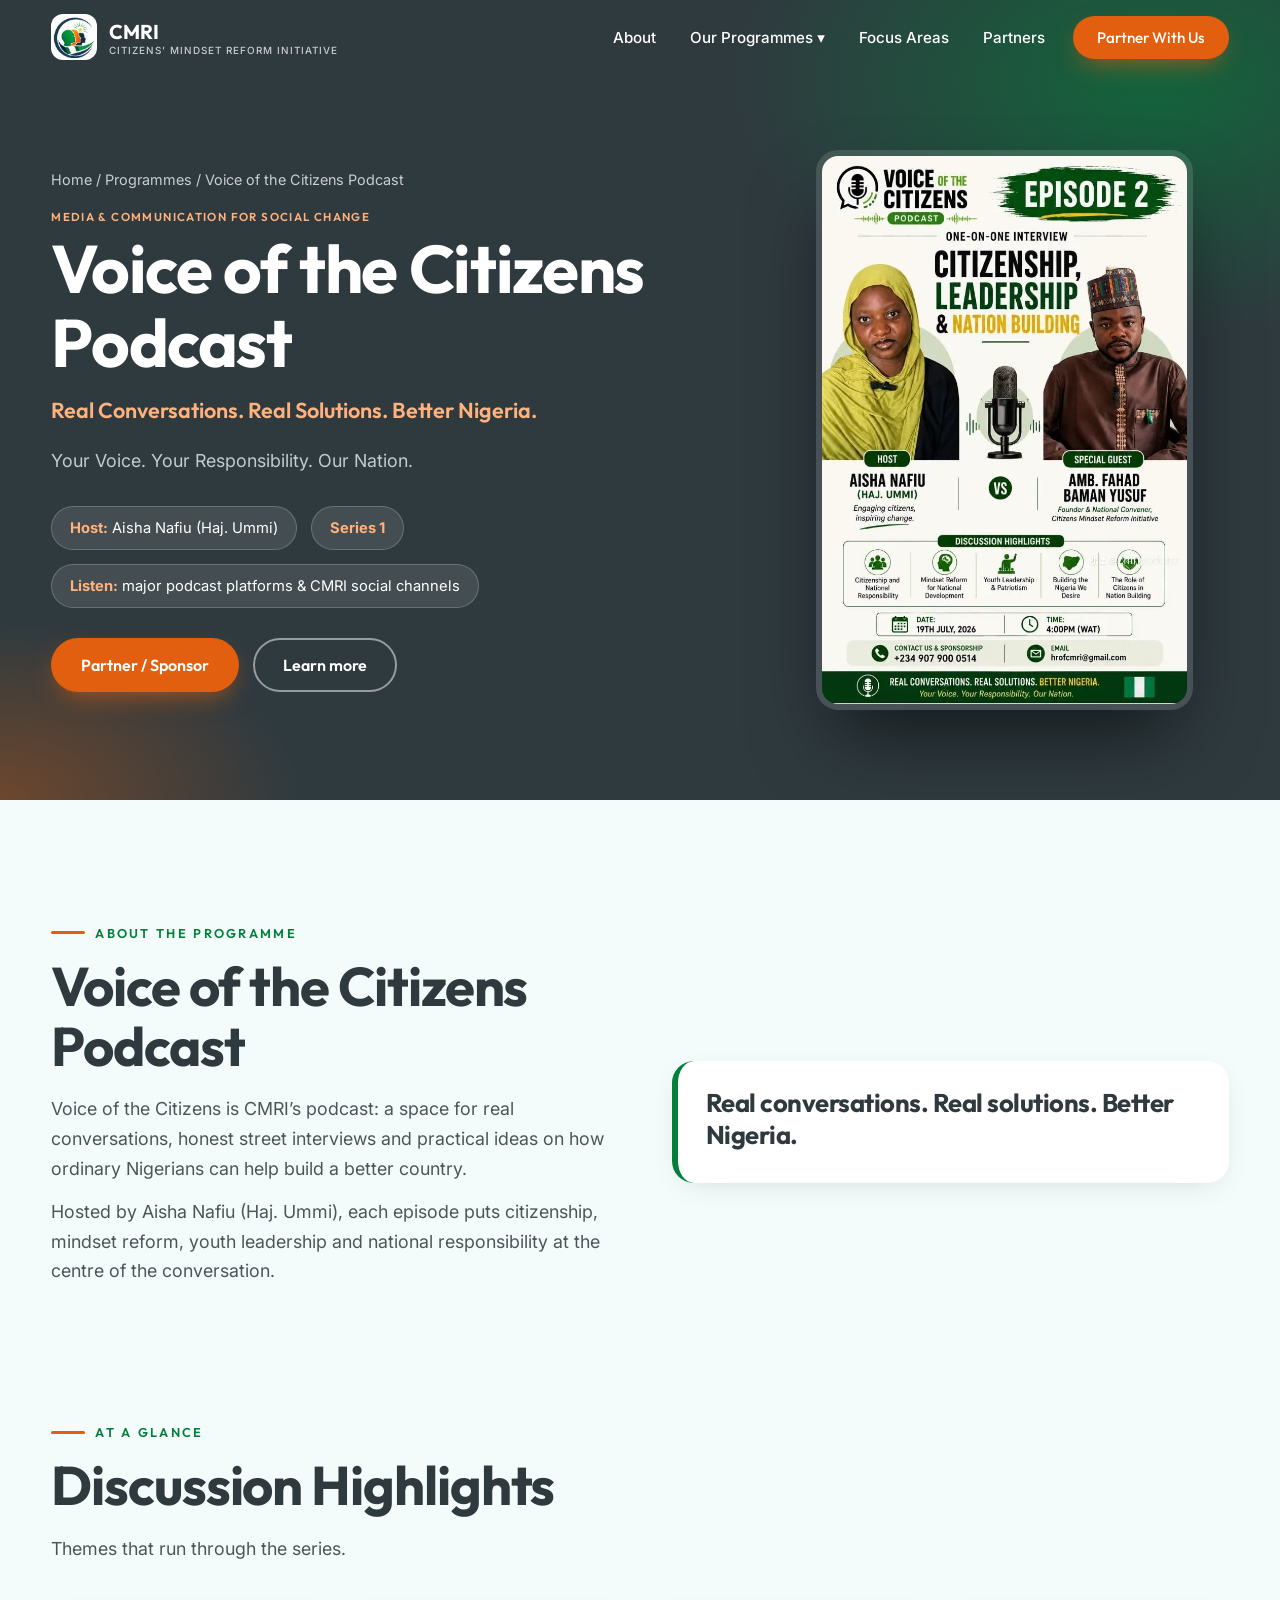
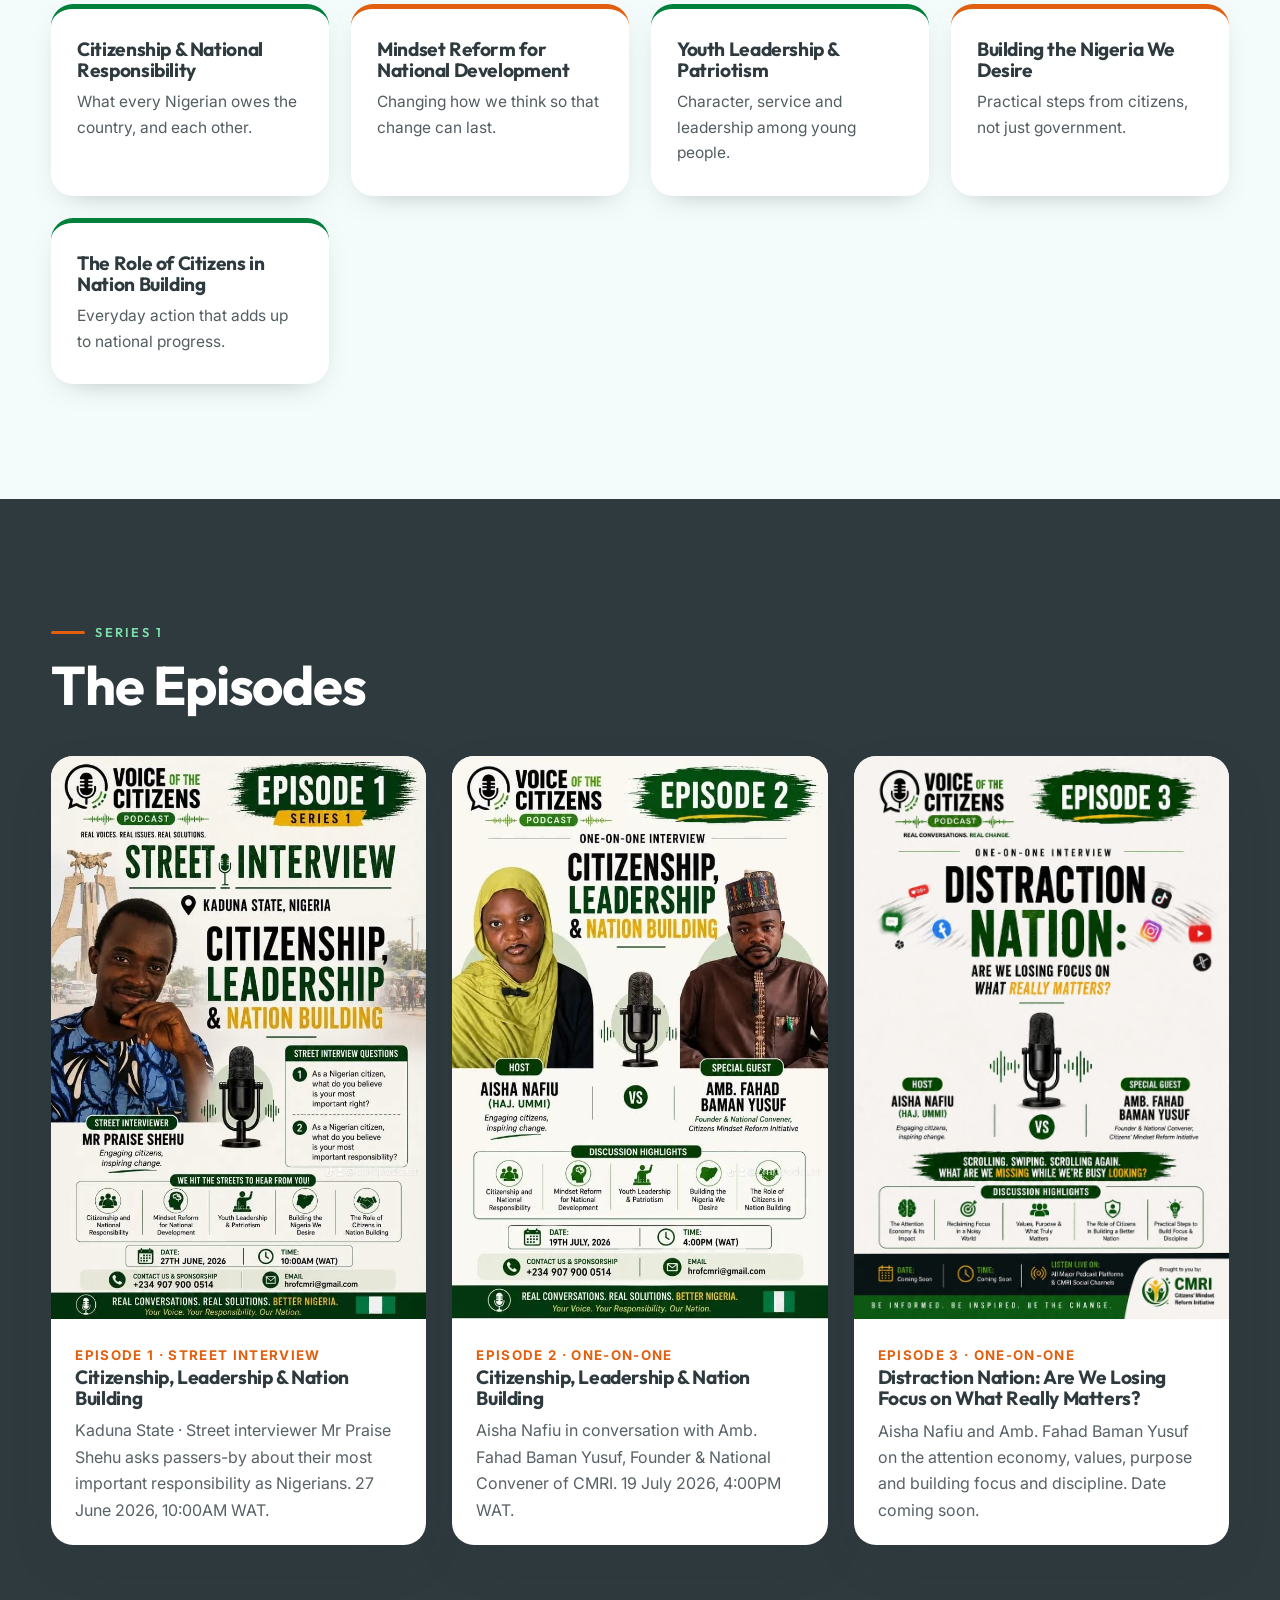
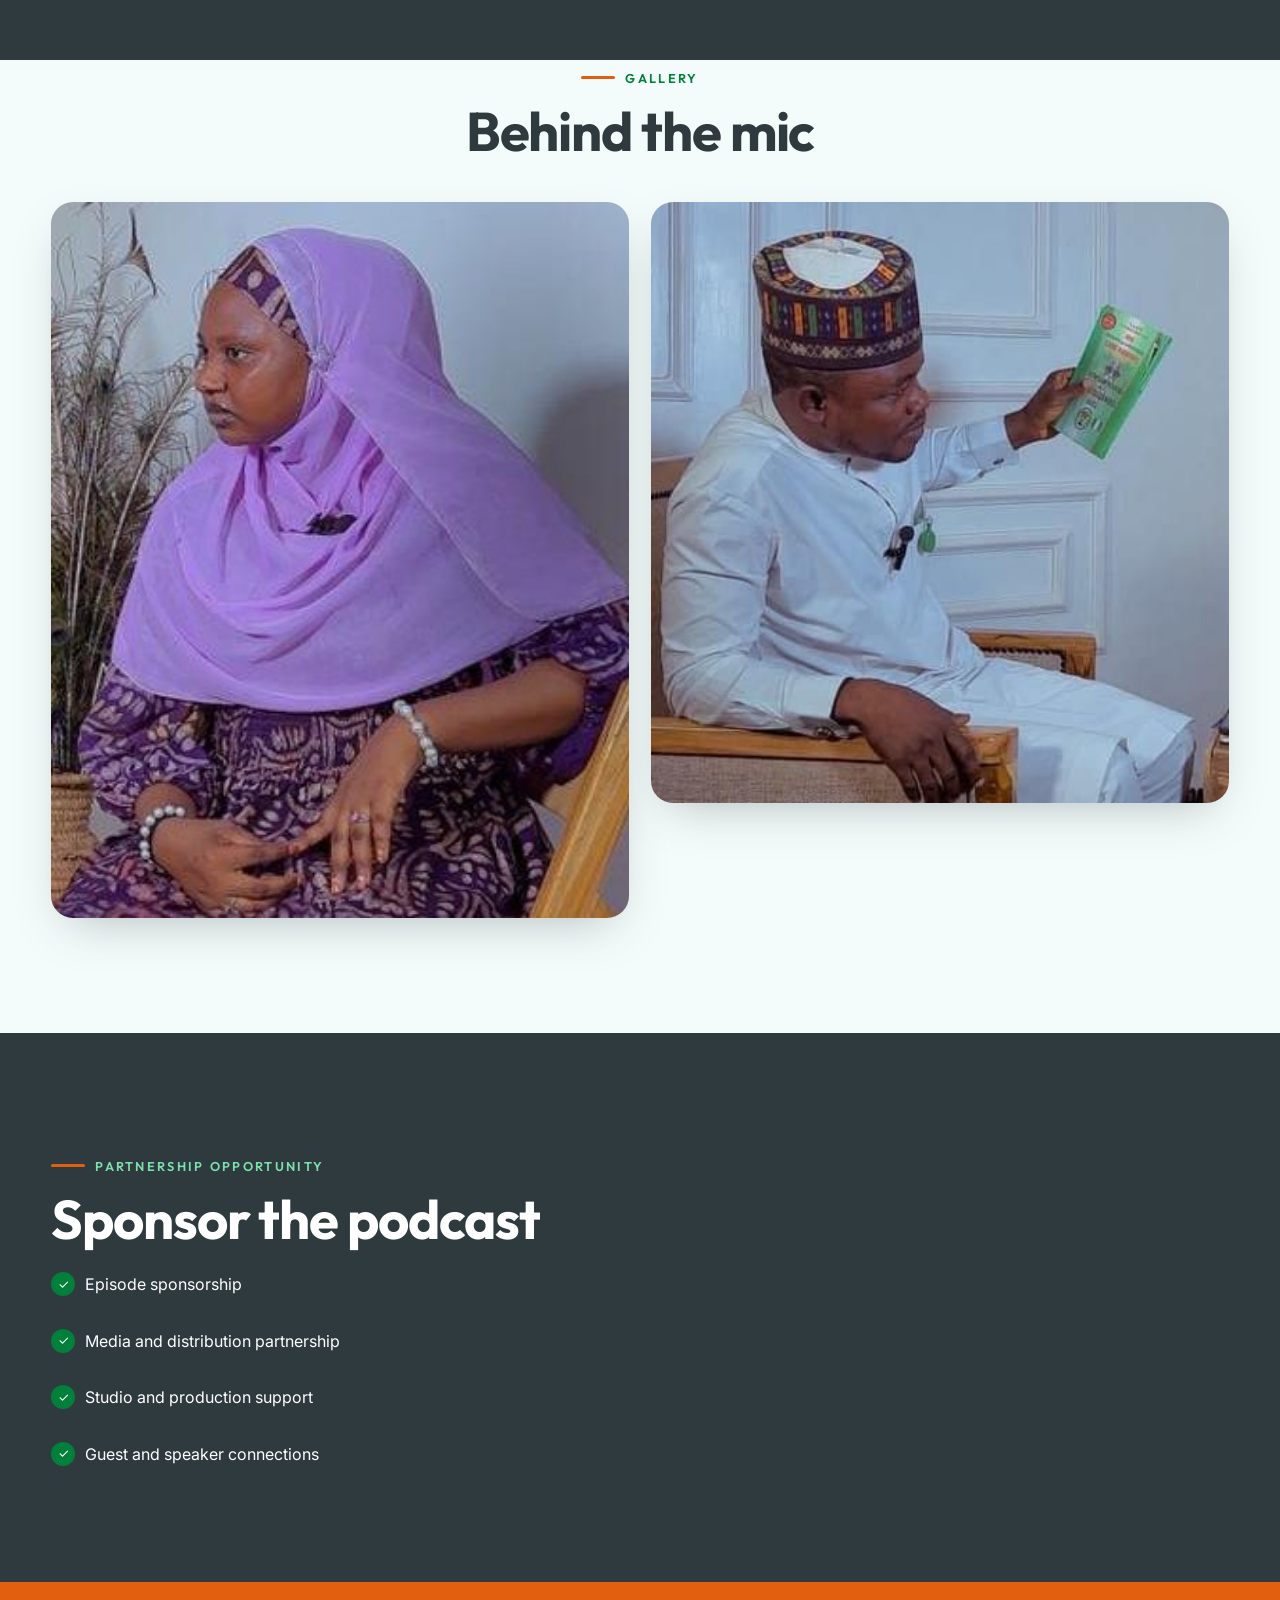
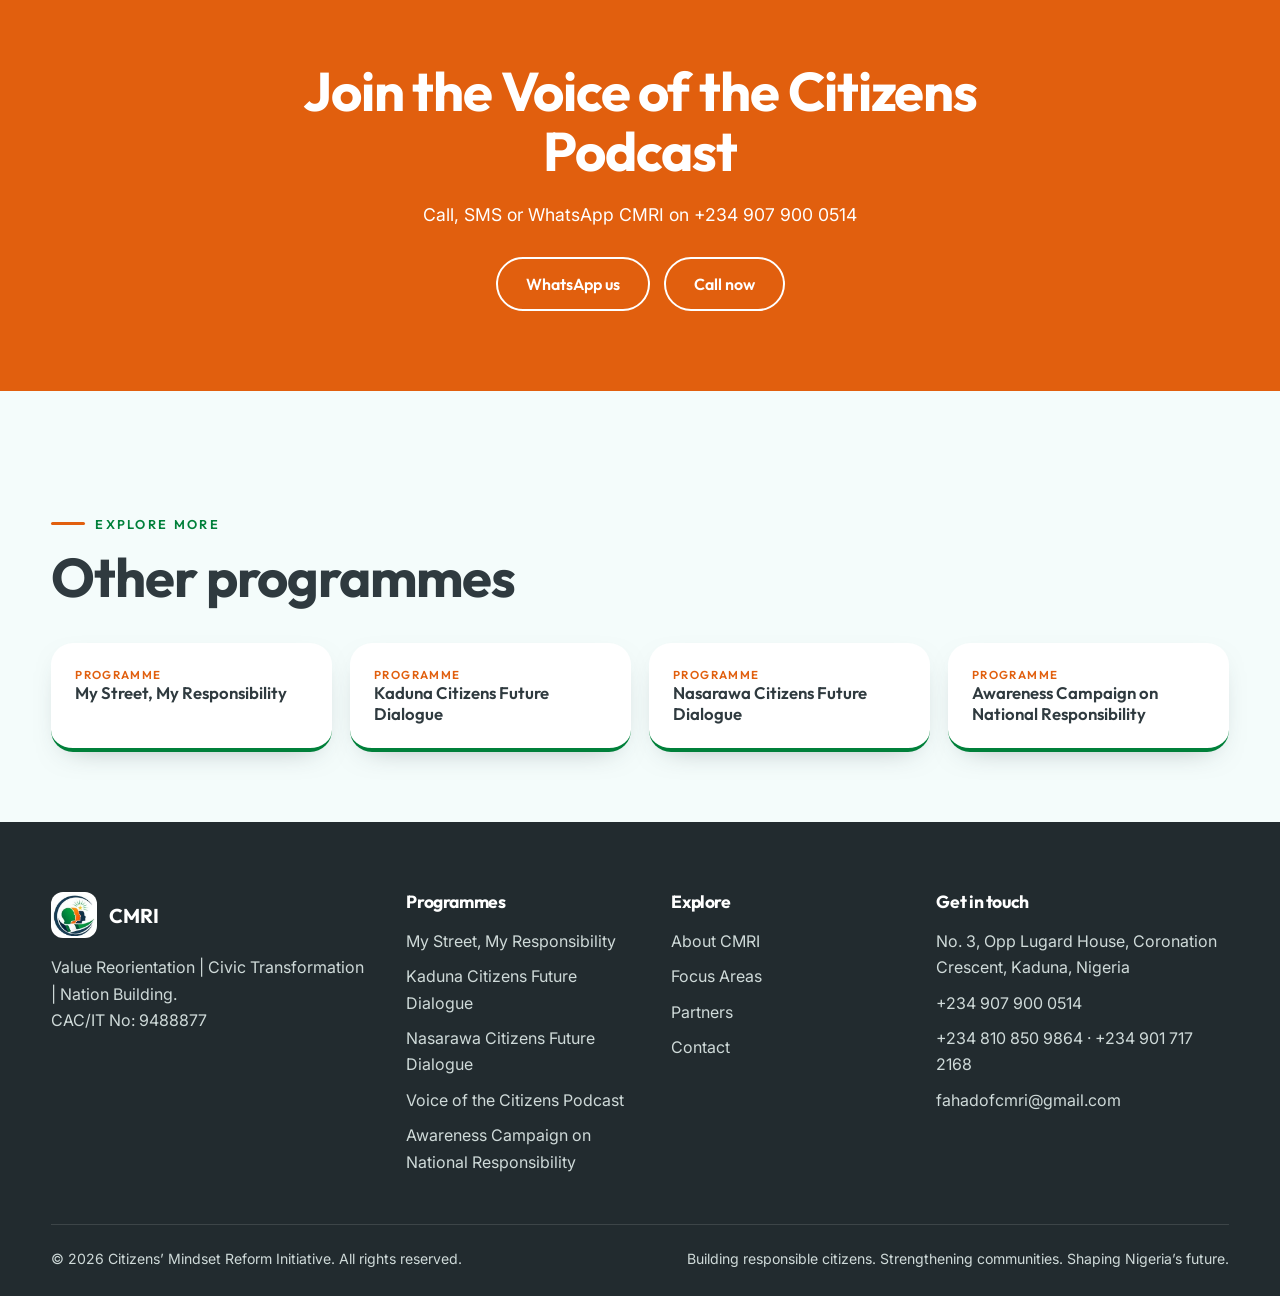
<file: programmes/voice-of-the-citizens-podcast.html>
<!DOCTYPE html><html lang="en"><head><meta charset="utf-8"><meta name="viewport" content="width=device-width,initial-scale=1"><title>Voice of the Citizens Podcast | CMRI</title><meta name="description" content="Street interviews and one-on-one conversations on citizenship, leadership and nation building."><meta name="theme-color" content="#2F3A3F"><link rel="icon" href="../img/logo.jpg">
<link rel="preconnect" href="https://fonts.googleapis.com"><link rel="preconnect" href="https://fonts.gstatic.com" crossorigin><link href="https://fonts.googleapis.com/css2?family=Inter:wght@400;500;600&family=Outfit:wght@500;600;700&display=swap" rel="stylesheet"><link rel="stylesheet" href="../style.css"></head><body><header><div class="wrap nav"><a class="brand" href="../index.html"><img src="../img/logo.jpg" alt="CMRI logo"><span>CMRI<small>Citizens’ Mindset Reform Initiative</small></span></a>
<button class="burger" aria-label="Menu"><span></span><span></span><span></span></button>
<ul class="menu"><li><a href="../index.html#about">About</a></li><li class="dd"><a href="../index.html#programmes">Our Programmes ▾</a><div><a href="../programmes/my-street-my-responsibility.html">My Street, My Responsibility</a><a href="../programmes/kaduna-citizens-future-dialogue.html">Kaduna Citizens Future Dialogue</a><a href="../programmes/nasarawa-citizens-future-dialogue.html">Nasarawa Citizens Future Dialogue</a><a href="../programmes/voice-of-the-citizens-podcast.html">Voice of the Citizens Podcast</a><a href="../programmes/awareness-campaign-on-national-responsibility.html">Awareness Campaign on National Responsibility</a></div></li><li><a href="../index.html#focus">Focus Areas</a></li><li><a href="../index.html#partners">Partners</a></li><li><a class="btn btn-o" href="../index.html#contact">Partner With Us</a></li></ul></div></header><div class="ph"><div class="wrap"><div><div class="crumb"><a href="../index.html">Home</a> / <a href="../index.html#programmes">Programmes</a> / Voice of the Citizens Podcast</div><div class="tag" style="color:#ffb27d">Media & Communication for Social Change</div><h1>Voice of the Citizens Podcast</h1><div class="tl">Real Conversations. Real Solutions. Better Nigeria.</div><p class="lead">Your Voice. Your Responsibility. Our Nation.</p><div class="facts"><span><b>Host:</b> Aisha Nafiu (Haj. Ummi)</span><span><b>Series 1</b></span><span><b>Listen:</b> major podcast platforms & CMRI social channels</span></div><div class="cta"><a class="btn btn-o" href="#partner">Partner / Sponsor</a><a class="btn btn-l" href="#more">Learn more</a></div></div><img src="../img/pod-ep2.jpg" alt="Voice of the Citizens Podcast"></div></div><section id="more"><div class="wrap split"><div class="rv"><span class="eyebrow">About the programme</span><h2>Voice of the Citizens Podcast</h2><p class=lead style=margin-bottom:14px>Voice of the Citizens is CMRI’s podcast: a space for real conversations, honest street interviews and practical ideas on how ordinary Nigerians can help build a better country.</p><p class=lead style=margin-bottom:14px>Hosted by Aisha Nafiu (Haj. Ummi), each episode puts citizenship, mindset reform, youth leadership and national responsibility at the centre of the conversation.</p></div><div class="rv vm"><div><h3 style="font-size:1.6rem;line-height:1.25">Real conversations. Real solutions. Better Nigeria.</h3></div></div></div></section><section style="padding-top:0"><div class="wrap"><span class="eyebrow">At a glance</span><h2>Discussion Highlights</h2><p class="lead">Themes that run through the series.</p><div class="cards"><div class=rv><h3>Citizenship & National Responsibility</h3><p>What every Nigerian owes the country, and each other.</p></div><div class=rv><h3>Mindset Reform for National Development</h3><p>Changing how we think so that change can last.</p></div><div class=rv><h3>Youth Leadership & Patriotism</h3><p>Character, service and leadership among young people.</p></div><div class=rv><h3>Building the Nigeria We Desire</h3><p>Practical steps from citizens, not just government.</p></div><div class=rv><h3>The Role of Citizens in Nation Building</h3><p>Everyday action that adds up to national progress.</p></div></div></div></section><section class="dark"><div class="wrap"><span class="eyebrow">Series 1</span><h2>The Episodes</h2><div class="eps"><div class=ep><img src=../img/pod-ep1.jpg alt="Citizenship, Leadership & Nation Building" loading=lazy><div><small>Episode 1 · Street Interview</small><h3>Citizenship, Leadership & Nation Building</h3><p style=margin-top:8px;opacity:.8>Kaduna State · Street interviewer Mr Praise Shehu asks passers-by about their most important responsibility as Nigerians. 27 June 2026, 10:00AM WAT.</p></div></div><div class=ep><img src=../img/pod-ep2.jpg alt="Citizenship, Leadership & Nation Building" loading=lazy><div><small>Episode 2 · One-on-One</small><h3>Citizenship, Leadership & Nation Building</h3><p style=margin-top:8px;opacity:.8>Aisha Nafiu in conversation with Amb. Fahad Baman Yusuf, Founder & National Convener of CMRI. 19 July 2026, 4:00PM WAT.</p></div></div><div class=ep><img src=../img/pod-ep3.jpg alt="Distraction Nation: Are We Losing Focus on What Really Matters?" loading=lazy><div><small>Episode 3 · One-on-One</small><h3>Distraction Nation: Are We Losing Focus on What Really Matters?</h3><p style=margin-top:8px;opacity:.8>Aisha Nafiu and Amb. Fahad Baman Yusuf on the attention economy, values, purpose and building focus and discipline. Date coming soon.</p></div></div></div></div></section><section style="padding-top:0"><div class="wrap center"><span class="eyebrow">Gallery</span><h2>Behind the mic</h2><div class="gal"><img src=../img/pod-aisha.jpg alt="Voice of the Citizens Podcast" loading=lazy><img src=../img/pod-fahad.jpg alt="Voice of the Citizens Podcast" loading=lazy></div></div></section><section class="dark" id="partner"><div class="wrap"><span class="eyebrow">Partnership opportunity</span><h2>Sponsor the podcast</h2><ul class="list" style="columns:2;gap:30px"><li>Episode sponsorship</li><li>Media and distribution partnership</li><li>Studio and production support</li><li>Guest and speaker connections</li></ul></div></section><div class="band"><div class="wrap rv"><h2>Join the Voice of the Citizens Podcast</h2><p style="margin-bottom:28px;font-size:1.1rem">Call, SMS or WhatsApp CMRI on +234 907 900 0514</p><div class="cta" style="justify-content:center"><a class="btn btn-d" href="https://wa.me/2349079000514">WhatsApp us</a><a class="btn btn-d" href="tel:+2349079000514">Call now</a></div></div></div><section style="padding-bottom:70px"><div class="wrap"><span class="eyebrow">Explore more</span><h2>Other programmes</h2><div class="nextp"><a href="my-street-my-responsibility.html"><small>Programme</small>My Street, My Responsibility</a><a href="kaduna-citizens-future-dialogue.html"><small>Programme</small>Kaduna Citizens Future Dialogue</a><a href="nasarawa-citizens-future-dialogue.html"><small>Programme</small>Nasarawa Citizens Future Dialogue</a><a href="awareness-campaign-on-national-responsibility.html"><small>Programme</small>Awareness Campaign on National Responsibility</a></div></div></section><footer><div class="wrap"><div class="g"><div><a class="brand" href="../index.html"><img src="../img/logo.jpg" alt=""><span>CMRI</span></a><p style="margin-top:16px">Value Reorientation | Civic Transformation | Nation Building.<br>CAC/IT No: 9488877</p></div>
<div><h4>Programmes</h4><ul><li><a href="../programmes/my-street-my-responsibility.html">My Street, My Responsibility</a></li><li><a href="../programmes/kaduna-citizens-future-dialogue.html">Kaduna Citizens Future Dialogue</a></li><li><a href="../programmes/nasarawa-citizens-future-dialogue.html">Nasarawa Citizens Future Dialogue</a></li><li><a href="../programmes/voice-of-the-citizens-podcast.html">Voice of the Citizens Podcast</a></li><li><a href="../programmes/awareness-campaign-on-national-responsibility.html">Awareness Campaign on National Responsibility</a></li></ul></div>
<div><h4>Explore</h4><ul><li><a href="../index.html#about">About CMRI</a></li><li><a href="../index.html#focus">Focus Areas</a></li><li><a href="../index.html#partners">Partners</a></li><li><a href="../index.html#contact">Contact</a></li></ul></div>
<div><h4>Get in touch</h4><ul><li>No. 3, Opp Lugard House, Coronation Crescent, Kaduna, Nigeria</li><li><a href="tel:+2349079000514">+234 907 900 0514</a></li><li><a href="tel:+2348108509864">+234 810 850 9864</a> · <a href="tel:+2349017172168">+234 901 717 2168</a></li><li><a href="mailto:fahadofcmri@gmail.com">fahadofcmri@gmail.com</a></li></ul></div></div>
<div class="copy"><span>© 2026 Citizens’ Mindset Reform Initiative. All rights reserved.</span><span>Building responsible citizens. Strengthening communities. Shaping Nigeria’s future.</span></div></div></footer><script src="../main.js"></script></body></html>
</file>
<file: style.css>
:root{--ink:#2F3A3F;--green:#00803A;--orange:#E15F0E;--mist:#F4FCFB;--white:#fff;--line:rgba(47,58,63,.12);--r:22px;--shadow:0 18px 50px -18px rgba(47,58,63,.35)}
*{box-sizing:border-box;margin:0;padding:0}
html{scroll-behavior:smooth}
body{font-family:'Inter',system-ui,sans-serif;color:var(--ink);background:var(--mist);line-height:1.65;overflow-x:hidden}
img{max-width:100%;display:block}
a{color:inherit;text-decoration:none}
h1,h2,h3,h4{font-family:'Outfit','Inter',sans-serif;line-height:1.1;letter-spacing:-.02em}
.wrap{width:min(1200px,92%);margin:auto}
section{padding:clamp(64px,9vw,120px) 0}
.eyebrow{display:inline-flex;align-items:center;gap:10px;font:600 .8rem 'Outfit',system-ui,sans-serif;letter-spacing:.18em;text-transform:uppercase;color:var(--green);margin-bottom:16px}
.eyebrow:before{content:"";width:34px;height:3px;background:var(--orange);border-radius:3px}
.dark .eyebrow{color:#7be0a9}
h2{font-size:clamp(2rem,4.6vw,3.4rem);margin-bottom:18px}
.lead{font-size:1.12rem;max-width:62ch;opacity:.85}
.btn{display:inline-flex;align-items:center;gap:10px;padding:15px 28px;border-radius:99px;font:600 1rem 'Outfit',system-ui,sans-serif;border:2px solid transparent;transition:.25s;cursor:pointer}
.btn-o{background:var(--orange);color:#fff;box-shadow:0 10px 26px -8px rgba(225,95,14,.7)}
.btn-o:hover{transform:translateY(-3px);background:#c9500a}
.btn-g{background:var(--green);color:#fff}.btn-g:hover{transform:translateY(-3px);background:#006a30}
.btn-l{border-color:rgba(255,255,255,.5);color:#fff}.btn-l:hover{background:#fff;color:var(--ink)}
.btn-d{border-color:var(--ink);color:var(--ink)}.btn-d:hover{background:var(--ink);color:#fff}
/* header */
header{position:fixed;inset:0 0 auto;z-index:50;transition:.3s;padding:14px 0}
header.solid{background:rgba(47,58,63,.96);backdrop-filter:blur(12px);padding:8px 0;box-shadow:0 6px 30px rgba(0,0,0,.2)}
.nav{display:flex;align-items:center;justify-content:space-between;gap:20px}
.brand{display:flex;align-items:center;gap:12px;color:#fff;font:700 1.25rem 'Outfit'}
.brand img{width:46px;height:46px;border-radius:12px;object-fit:cover;background:#fff;padding:2px}
.brand small{display:block;font:500 .62rem 'Inter',system-ui,sans-serif;letter-spacing:.1em;opacity:.75;text-transform:uppercase}
.menu{display:flex;align-items:center;gap:6px;list-style:none}
.menu a{color:#fff;padding:10px 14px;border-radius:99px;font-weight:500;font-size:.95rem;transition:.2s}
.menu a:hover{background:rgba(255,255,255,.12)}
.menu .btn{padding:10px 22px;margin-left:8px}
.dd{position:relative}
.dd>div{position:absolute;top:100%;left:0;min-width:310px;background:#fff;border-radius:16px;box-shadow:var(--shadow);padding:10px;opacity:0;visibility:hidden;transform:translateY(10px);transition:.25s}
.dd:hover>div,.dd:focus-within>div{opacity:1;visibility:visible;transform:none}
.dd>div a{display:block;color:var(--ink);border-radius:10px;padding:11px 14px}
.dd>div a:hover{background:var(--mist);color:var(--green)}
.burger{display:none;background:none;border:0;width:44px;height:44px;cursor:pointer}
.burger span{display:block;height:3px;background:#fff;margin:6px 8px;border-radius:3px;transition:.3s}
/* hero */
.hero{background:var(--ink);color:#fff;position:relative;overflow:hidden;padding:150px 0 110px}
.hero:before{content:"";position:absolute;inset:0;background:radial-gradient(900px 500px at 85% 20%,rgba(0,128,58,.55),transparent 60%),radial-gradient(600px 400px at 0% 100%,rgba(225,95,14,.35),transparent 60%)}
.hero .wrap{position:relative;display:grid;grid-template-columns:1.15fr .85fr;gap:60px;align-items:center}
.pill{display:inline-block;background:rgba(255,255,255,.1);border:1px solid rgba(255,255,255,.25);padding:8px 18px;border-radius:99px;font-size:.85rem;margin-bottom:24px}
.pill b{color:#ffb27d}
.hero h1{font-size:clamp(2.6rem,6.4vw,5rem);margin-bottom:24px}
.hero h1 em{font-style:normal;color:var(--orange);position:relative}
.hero h1 span{color:#5fe39a}
.hero p.lead{color:#dbe7e6;margin-bottom:34px}
.cta{display:flex;flex-wrap:wrap;gap:14px}
.visual{position:relative}
.visual .main{border-radius:200px 200px var(--r) var(--r);border:6px solid rgba(255,255,255,.12);box-shadow:0 40px 80px -20px rgba(0,0,0,.6);aspect-ratio:3/4;object-fit:cover;width:100%}
.chip{position:absolute;background:#fff;color:var(--ink);border-radius:18px;padding:14px 18px;box-shadow:var(--shadow);font:600 .9rem 'Outfit',system-ui,sans-serif;display:flex;gap:12px;align-items:center;animation:float 5s ease-in-out infinite}
.chip i{font-style:normal;display:grid;place-items:center;width:40px;height:40px;border-radius:12px;background:var(--green);color:#fff;font-size:1.2rem}
.chip.a{left:-34px;bottom:-24px}.chip.b{right:-14px;top:-20px;animation-delay:-2.5s}.chip.b i{background:var(--orange)}
@keyframes float{50%{transform:translateY(-12px)}}
.wave{position:absolute;bottom:-1px;left:0;width:100%;height:60px;display:block}
/* marquee */
.marq{background:var(--green);color:#fff;overflow:hidden;white-space:nowrap;padding:18px 0;font:600 1.15rem 'Outfit'}
.marq div{display:inline-block;animation:mq 30s linear infinite}
.marq span{margin:0 26px}.marq span:after{content:"✦";margin-left:52px;color:#ffb27d}
@keyframes mq{to{transform:translateX(-50%)}}
/* about */
.split{display:grid;grid-template-columns:1fr 1fr;gap:64px;align-items:center}
.vm{display:grid;gap:18px;margin-top:30px}
.vm div{background:#fff;border-radius:var(--r);padding:26px 28px;border-left:6px solid var(--green);box-shadow:0 8px 30px -14px rgba(47,58,63,.25)}
.vm div:nth-child(2){border-color:var(--orange)}
.vm h3{font-size:1.2rem;margin-bottom:6px}
.collage{position:relative;min-height:540px}
.collage img{position:absolute;border-radius:var(--r);box-shadow:var(--shadow);object-fit:cover}
.collage .c1{width:62%;left:0;top:0;aspect-ratio:3/4}
.collage .c2{width:54%;right:0;bottom:0;aspect-ratio:3/4;border:8px solid var(--mist)}
.collage:after{content:"";position:absolute;width:140px;height:140px;border-radius:50%;background:var(--orange);right:6%;top:4%;z-index:-1;opacity:.9}
/* stats */
.stats{background:var(--ink);color:#fff;padding:60px 0}
.stats .wrap{display:grid;grid-template-columns:repeat(4,1fr);gap:20px;text-align:center}
.stats b{display:block;font:700 clamp(2.4rem,5vw,3.8rem) 'Outfit',system-ui,sans-serif;color:var(--orange)}
.stats span{opacity:.85}
/* programmes */
.progs .head{display:flex;justify-content:space-between;align-items:end;gap:30px;flex-wrap:wrap;margin-bottom:48px}
.grid{display:grid;grid-template-columns:repeat(6,1fr);gap:26px}
.card{grid-column:span 2;background:#fff;border-radius:var(--r);overflow:hidden;box-shadow:0 10px 36px -18px rgba(47,58,63,.4);transition:.35s;display:flex;flex-direction:column;position:relative}
.card:nth-child(4),.card:nth-child(5){grid-column:span 3}
.card:hover{transform:translateY(-10px);box-shadow:var(--shadow)}
.card .im{aspect-ratio:4/3;overflow:hidden;background:var(--ink);position:relative}
.card .im img{width:100%;height:100%;object-fit:cover;object-position:top;transition:.6s}
.card:hover .im img{transform:scale(1.07)}
.card .num{position:absolute;top:14px;left:14px;background:var(--orange);color:#fff;font:700 .9rem 'Outfit',system-ui,sans-serif;padding:6px 14px;border-radius:99px}
.card .tx{padding:26px 28px 30px;display:flex;flex-direction:column;flex:1}
.card h3{font-size:1.5rem;margin-bottom:8px}
.card p{opacity:.8;margin-bottom:18px;flex:1}
.more{font:600 .95rem 'Outfit',system-ui,sans-serif;color:var(--green);display:inline-flex;gap:8px;align-items:center}
.more:after{content:"→";transition:.25s}.card:hover .more:after{transform:translateX(8px)}
.tag{font:600 .72rem 'Outfit',system-ui,sans-serif;letter-spacing:.12em;text-transform:uppercase;color:var(--orange);margin-bottom:8px}
/* focus */
.dark{background:var(--ink);color:#fff}
.focus{display:grid;grid-template-columns:repeat(5,1fr);gap:18px;margin-top:46px}
.focus div{background:rgba(255,255,255,.06);border:1px solid rgba(255,255,255,.14);border-radius:var(--r);padding:30px 22px;transition:.3s}
.focus div:hover{background:var(--green);transform:translateY(-6px)}
.focus b{display:block;font:700 2.4rem 'Outfit',system-ui,sans-serif;color:var(--orange);margin-bottom:6px}
.focus div:hover b{color:#fff}
.obj{columns:2;gap:40px;margin-top:40px;list-style:none;counter-reset:o}
.obj li{break-inside:avoid;counter-increment:o;padding:16px 0 16px 58px;position:relative;border-bottom:1px solid var(--line)}
.obj li:before{content:counter(o);position:absolute;left:0;top:14px;width:38px;height:38px;border-radius:50%;background:var(--green);color:#fff;display:grid;place-items:center;font:700 .95rem 'Outfit'}
/* quote */
.quote{background:linear-gradient(120deg,var(--green),#005f2a);color:#fff;overflow:hidden}
.quote .wrap{display:grid;grid-template-columns:.7fr 1.3fr;gap:60px;align-items:center}
.quote img{border-radius:var(--r);box-shadow:0 30px 60px -20px rgba(0,0,0,.5);transform:rotate(-3deg);width:100%;max-width:380px;margin:auto}
.quote blockquote{font:600 clamp(1.6rem,3.4vw,2.6rem) 'Outfit',system-ui,sans-serif;line-height:1.25}
.quote blockquote:before{content:"“";display:block;font-size:6rem;color:var(--orange);line-height:.6;margin-bottom:12px}
.quote cite{display:block;margin-top:24px;font:500 1rem 'Inter',system-ui,sans-serif;opacity:.9;font-style:normal}
/* partners */
.partners{display:flex;flex-wrap:wrap;gap:26px;justify-content:center;margin-top:40px}
.partners div{background:#fff;border-radius:var(--r);padding:26px 40px;box-shadow:0 10px 30px -18px rgba(47,58,63,.5);display:grid;place-items:center;min-width:240px;min-height:140px}
.partners img{max-height:90px;width:auto}
.center{text-align:center}.center .lead{margin:auto}.center .eyebrow{justify-content:center}
/* cta band */
.band{background:var(--orange);color:#fff;text-align:center;padding:80px 0}
.band h2{max-width:20ch;margin:0 auto 18px}
.band .btn-d{border-color:#fff;color:#fff}.band .btn-d:hover{background:#fff;color:var(--orange)}
/* footer */
footer{background:#222b2f;color:#cfdad9;padding:70px 0 26px}
footer .g{display:grid;grid-template-columns:1.4fr 1fr 1fr 1.3fr;gap:40px;margin-bottom:40px}
footer h4{color:#fff;margin-bottom:16px;font-size:1.1rem}
footer li{list-style:none;margin-bottom:9px}footer a:hover{color:var(--orange)}
footer .copy{border-top:1px solid rgba(255,255,255,.12);padding-top:22px;font-size:.88rem;display:flex;justify-content:space-between;flex-wrap:wrap;gap:10px}
/* programme page */
.ph{background:var(--ink);color:#fff;padding:150px 0 90px;position:relative;overflow:hidden}
.ph:before{content:"";position:absolute;inset:0;background:radial-gradient(700px 420px at 90% 10%,rgba(0,128,58,.6),transparent 60%),radial-gradient(500px 300px at 0 100%,rgba(225,95,14,.35),transparent 60%)}
.ph .wrap{position:relative;display:grid;grid-template-columns:1.2fr .8fr;gap:56px;align-items:center}
.crumb{font-size:.9rem;opacity:.75;margin-bottom:18px}.crumb a:hover{color:var(--orange)}
.ph h1{font-size:clamp(2.2rem,5.4vw,4.2rem);margin-bottom:16px}
.ph .tl{font:600 1.35rem 'Outfit',system-ui,sans-serif;color:#ffb27d;margin-bottom:22px}
.ph .lead{color:#dbe7e6;margin-bottom:30px}
.ph img{border-radius:var(--r);box-shadow:0 40px 80px -20px rgba(0,0,0,.6);max-height:560px;width:auto;margin:auto;border:6px solid rgba(255,255,255,.12)}
.facts{display:flex;flex-wrap:wrap;gap:14px;margin:0 0 30px}
.facts span{background:rgba(255,255,255,.1);border:1px solid rgba(255,255,255,.2);padding:9px 18px;border-radius:99px;font-size:.92rem}
.facts b{color:#ffb27d}
.cards{display:grid;grid-template-columns:repeat(auto-fit,minmax(230px,1fr));gap:22px;margin-top:40px}
.cards>div{background:#fff;border-radius:var(--r);padding:30px 26px;box-shadow:0 10px 30px -18px rgba(47,58,63,.5);border-top:5px solid var(--green);transition:.3s}
.cards>div:nth-child(even){border-color:var(--orange)}
.cards>div:hover{transform:translateY(-6px)}
.cards h3{font-size:1.2rem;margin-bottom:8px}.cards p{opacity:.82;font-size:.97rem}
.chips{display:flex;flex-wrap:wrap;gap:10px;margin-top:24px}
.chips span{background:#fff;border:1.5px solid var(--green);color:var(--green);padding:9px 18px;border-radius:99px;font-weight:600;font-size:.92rem}
.dark .chips span{background:transparent;border-color:rgba(255,255,255,.35);color:#fff}
.list{list-style:none;margin-top:22px;display:grid;gap:10px}
.list li{padding-left:34px;position:relative}
.list li:before{content:"✓";position:absolute;left:0;top:1px;width:24px;height:24px;border-radius:50%;background:var(--green);color:#fff;display:grid;place-items:center;font-size:.8rem}
.tiers{display:grid;grid-template-columns:repeat(3,1fr);gap:22px;margin-top:40px}
.tier{background:#fff;color:var(--ink);border-radius:var(--r);padding:36px 28px;text-align:center;box-shadow:var(--shadow);position:relative}
.tier.p{background:var(--orange);color:#fff;transform:translateY(-14px)}
.tier h3{font-size:1.3rem}.tier b{display:block;font:700 3rem 'Outfit',system-ui,sans-serif;margin:10px 0 4px}
.tier.p b,.tier.p h3{color:#fff}.tier b{color:var(--green)}
.tl2{display:grid;grid-template-columns:repeat(5,1fr);gap:16px;margin-top:46px;position:relative}
.tl2 div{background:#fff;border-radius:var(--r);padding:26px 20px;box-shadow:0 10px 30px -18px rgba(47,58,63,.5);position:relative}
.tl2 b{font:700 .78rem 'Outfit',system-ui,sans-serif;letter-spacing:.14em;color:var(--orange);display:block;margin-bottom:6px}
.tl2 h3{font-size:1.2rem;margin-bottom:8px;color:var(--green)}.tl2 p{font-size:.92rem;opacity:.85}
.gal{display:grid;grid-template-columns:repeat(auto-fit,minmax(240px,1fr));gap:22px;margin-top:40px;align-items:start}
.gal img{border-radius:var(--r);box-shadow:var(--shadow);width:100%;transition:.4s;cursor:zoom-in}
.gal img:hover{transform:scale(1.03) rotate(-1deg)}
.eps{display:grid;grid-template-columns:repeat(3,1fr);gap:26px;margin-top:40px}
.ep{background:#fff;border-radius:var(--r);overflow:hidden;box-shadow:var(--shadow);color:var(--ink)}
.ep img{width:100%}.ep div{padding:22px 24px}.ep h3{font-size:1.2rem}.ep small{color:var(--orange);font-weight:700;letter-spacing:.1em;text-transform:uppercase}
.nextp{display:grid;grid-template-columns:repeat(4,1fr);gap:18px;margin-top:36px}
.nextp a{background:#fff;border-radius:var(--r);padding:24px;box-shadow:0 10px 30px -18px rgba(47,58,63,.5);font:600 1.05rem 'Outfit',system-ui,sans-serif;transition:.3s;border-bottom:4px solid var(--green)}
.nextp a:hover{transform:translateY(-6px);border-color:var(--orange)}
.nextp small{display:block;color:var(--orange);font:600 .72rem 'Outfit',system-ui,sans-serif;letter-spacing:.12em;text-transform:uppercase}
.lb{position:fixed;inset:0;background:rgba(20,26,28,.92);display:none;place-items:center;z-index:99;cursor:zoom-out;padding:20px}
.lb.on{display:grid}.lb img{max-height:92vh;border-radius:14px}
.rv{opacity:0;transform:translateY(34px);transition:1s cubic-bezier(.2,.7,.2,1)}.rv.in{opacity:1;transform:none}
.contact{display:grid;grid-template-columns:repeat(auto-fit,minmax(240px,1fr));gap:20px;margin-top:36px}
.contact a,.contact div{background:rgba(255,255,255,.08);border:1px solid rgba(255,255,255,.18);border-radius:var(--r);padding:24px}
.contact b{display:block;color:#ffb27d;font:600 .78rem 'Outfit',system-ui,sans-serif;letter-spacing:.14em;text-transform:uppercase;margin-bottom:6px}
@media(max-width:980px){
.hero .wrap,.split,.quote .wrap,.ph .wrap{grid-template-columns:1fr;gap:44px}
.visual{max-width:440px;margin:auto}.chip.a{left:0}.chip.b{right:0}
.grid{grid-template-columns:1fr 1fr}.card,.card:nth-child(4),.card:nth-child(5){grid-column:auto}
.focus,.tl2{grid-template-columns:1fr 1fr}.stats .wrap{grid-template-columns:1fr 1fr}
.obj{columns:1}footer .g{grid-template-columns:1fr 1fr}.eps,.tiers{grid-template-columns:1fr}.tier.p{transform:none}.nextp{grid-template-columns:1fr 1fr}
.burger{display:block}
.menu{position:fixed;inset:0 0 0 auto;width:min(320px,86%);background:var(--ink);flex-direction:column;align-items:stretch;padding:90px 20px 30px;transform:translateX(100%);transition:.35s;overflow:auto}
.menu.open{transform:none}.menu a{display:block;padding:14px}
.dd>div{position:static;opacity:1;visibility:visible;transform:none;background:transparent;box-shadow:none;padding:0 0 0 12px;min-width:0}
.dd>div a{color:#cfdad9;font-size:.9rem;padding:9px 14px}
.burger{position:relative;z-index:60}
}
@media(max-width:620px){.grid,.focus,.tl2,.nextp,footer .g{grid-template-columns:1fr}.chip{display:none}.collage{min-height:420px}}
@media(max-width:700px){.list{columns:1!important}}
</file>
